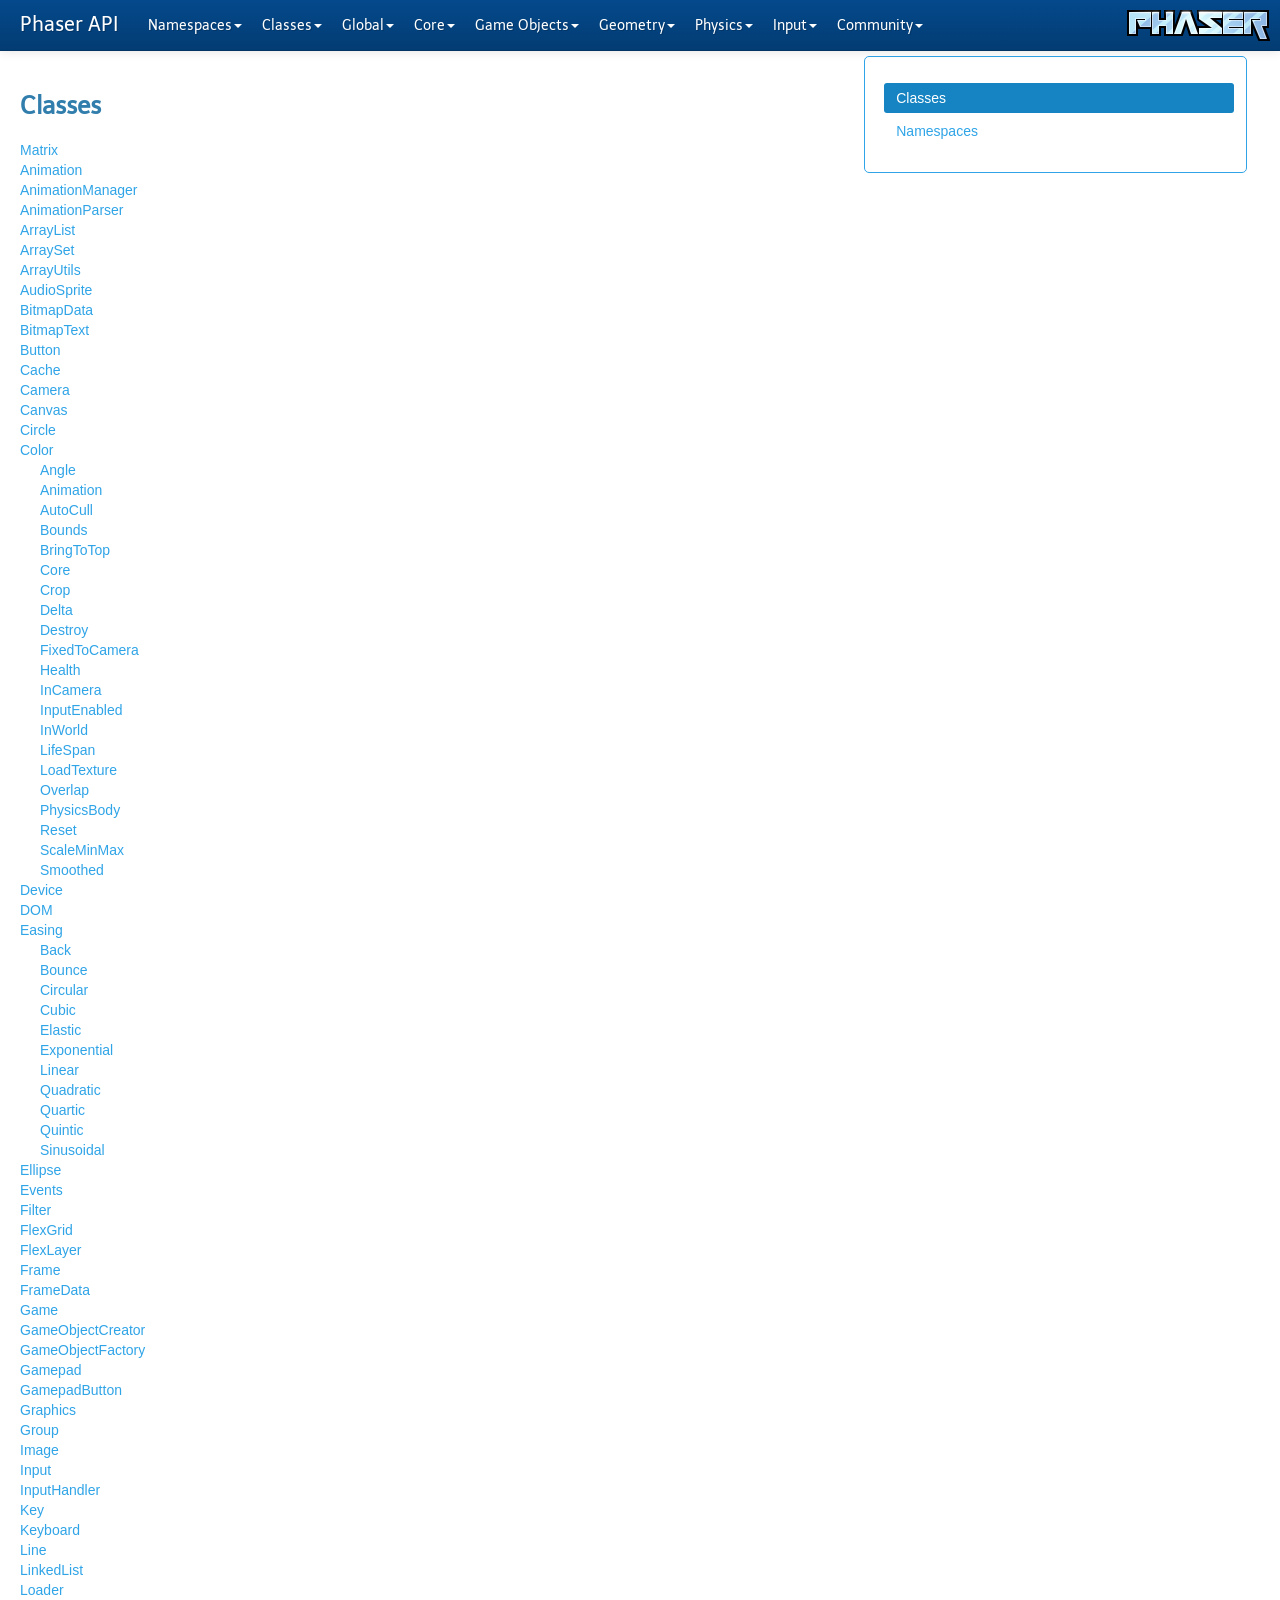
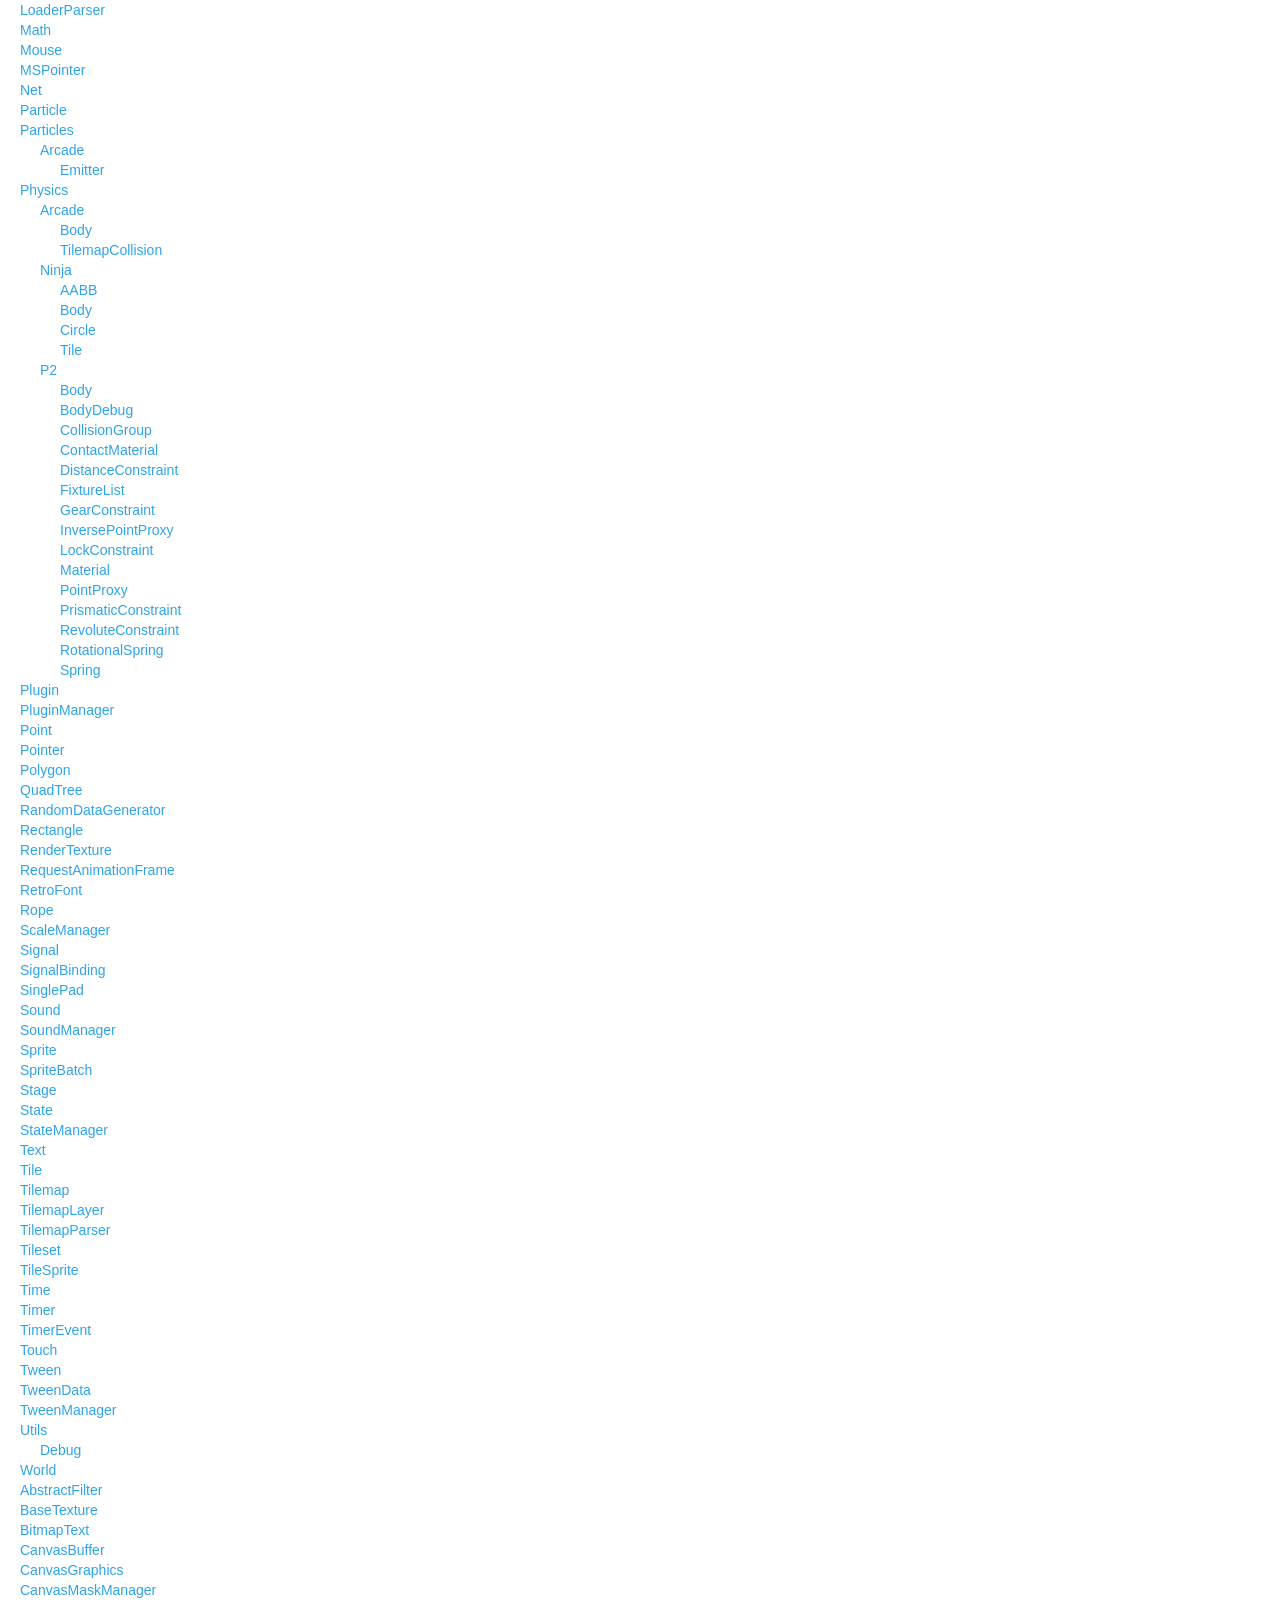
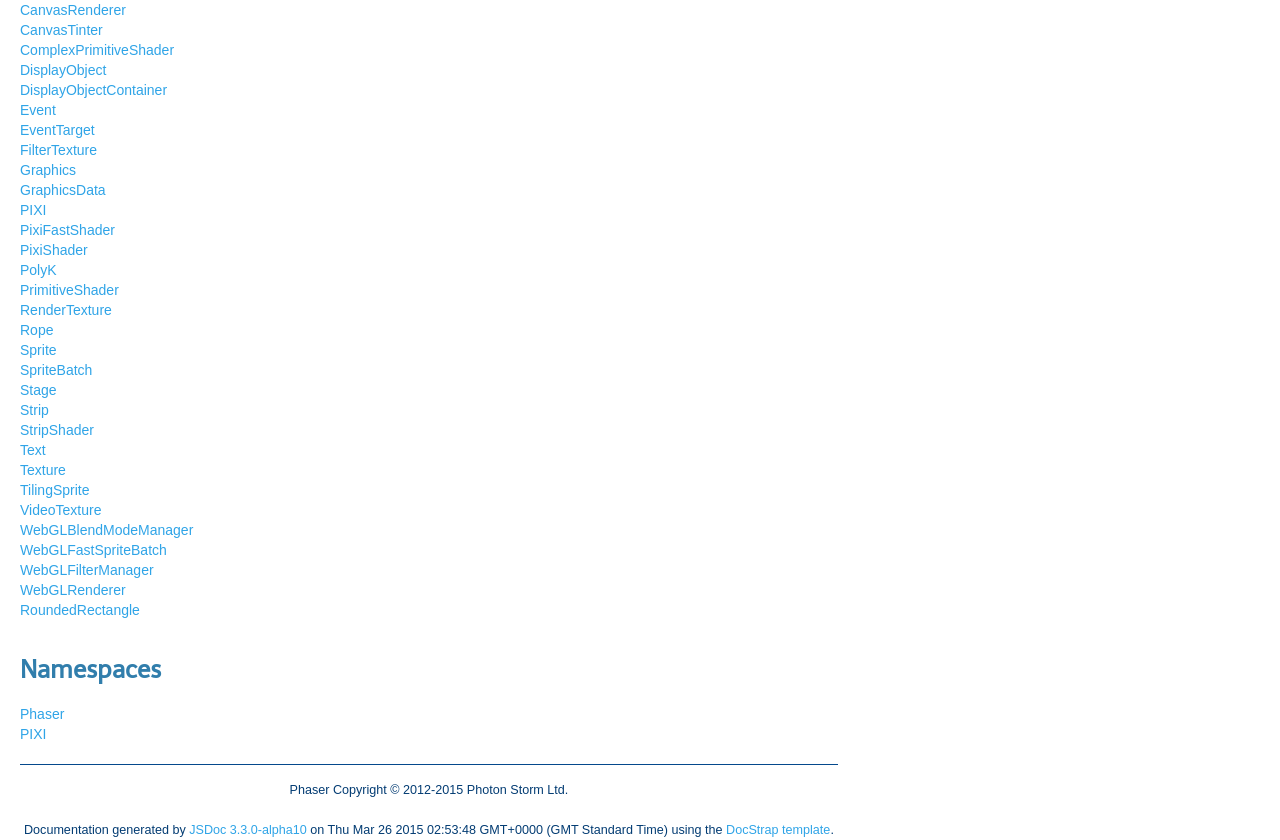
<file: libs/phaser/docs/classes.list.html>
<!DOCTYPE html>

<html lang="en">
<head>
	<meta charset="utf-8">
	<title>Phaser Classes</title>

	<!--[if lt IE 9]>
	<script src="//html5shiv.googlecode.com/svn/trunk/html5.js"></script>
	<![endif]-->

	<link type="text/css" rel="stylesheet" href="styles/default.css">

	<link type="text/css" rel="stylesheet" href="styles/sunlight.default.css">

	
	<link type="text/css" rel="stylesheet" href="styles/site.cerulean.css">
	
</head>

<body>

<div class="container-fluid">
	<div class="navbar navbar-fixed-top navbar-inverse">
		<div style="position: absolute; width: 143px; height: 31px; right: 10px; top: 10px; z-index: 1050"><a href="http://phaser.io"><img src="img/phaser.png" border="0" /></a></div>
		<div class="navbar-inner">
			<a class="brand" href="index.html">Phaser API</a>
			<ul class="nav">

				
				<li class="dropdown">
					<a href="namespaces.list.html" class="dropdown-toggle" data-toggle="dropdown">Namespaces<b
						class="caret"></b></a>

					<ul class="dropdown-menu ">
						
						<li class="class-depth-0">
							<a href="Phaser.html">Phaser</a>
						</li>
						
						<li class="class-depth-0">
							<a href="PIXI.html">PIXI</a>
						</li>
						

					</ul>
				</li>
				
				<li class="dropdown">
					<a href="classes.list.html" class="dropdown-toggle" data-toggle="dropdown">Classes<b
						class="caret"></b></a>

					<ul class="dropdown-menu ">
						
						<li class="class-depth-0">
							<a href="Matrix.html">Matrix</a>
						</li>
						
						<li class="class-depth-1">
							<a href="Phaser.Animation.html">Animation</a>
						</li>
						
						<li class="class-depth-1">
							<a href="Phaser.AnimationManager.html">AnimationManager</a>
						</li>
						
						<li class="class-depth-1">
							<a href="Phaser.AnimationParser.html">AnimationParser</a>
						</li>
						
						<li class="class-depth-1">
							<a href="Phaser.ArrayList.html">ArrayList</a>
						</li>
						
						<li class="class-depth-1">
							<a href="Phaser.ArraySet.html">ArraySet</a>
						</li>
						
						<li class="class-depth-1">
							<a href="Phaser.ArrayUtils.html">ArrayUtils</a>
						</li>
						
						<li class="class-depth-1">
							<a href="Phaser.AudioSprite.html">AudioSprite</a>
						</li>
						
						<li class="class-depth-1">
							<a href="Phaser.BitmapData.html">BitmapData</a>
						</li>
						
						<li class="class-depth-1">
							<a href="Phaser.BitmapText.html">BitmapText</a>
						</li>
						
						<li class="class-depth-1">
							<a href="Phaser.Button.html">Button</a>
						</li>
						
						<li class="class-depth-1">
							<a href="Phaser.Cache.html">Cache</a>
						</li>
						
						<li class="class-depth-1">
							<a href="Phaser.Camera.html">Camera</a>
						</li>
						
						<li class="class-depth-1">
							<a href="Phaser.Canvas.html">Canvas</a>
						</li>
						
						<li class="class-depth-1">
							<a href="Phaser.Circle.html">Circle</a>
						</li>
						
						<li class="class-depth-1">
							<a href="Phaser.Color.html">Color</a>
						</li>
						
						<li class="class-depth-2">
							<a href="Phaser.Component.Angle.html">Angle</a>
						</li>
						
						<li class="class-depth-2">
							<a href="Phaser.Component.Animation.html">Animation</a>
						</li>
						
						<li class="class-depth-2">
							<a href="Phaser.Component.AutoCull.html">AutoCull</a>
						</li>
						
						<li class="class-depth-2">
							<a href="Phaser.Component.Bounds.html">Bounds</a>
						</li>
						
						<li class="class-depth-2">
							<a href="Phaser.Component.BringToTop.html">BringToTop</a>
						</li>
						
						<li class="class-depth-2">
							<a href="Phaser.Component.Core.html">Core</a>
						</li>
						
						<li class="class-depth-2">
							<a href="Phaser.Component.Crop.html">Crop</a>
						</li>
						
						<li class="class-depth-2">
							<a href="Phaser.Component.Delta.html">Delta</a>
						</li>
						
						<li class="class-depth-2">
							<a href="Phaser.Component.Destroy.html">Destroy</a>
						</li>
						
						<li class="class-depth-2">
							<a href="Phaser.Component.FixedToCamera.html">FixedToCamera</a>
						</li>
						
						<li class="class-depth-2">
							<a href="Phaser.Component.Health.html">Health</a>
						</li>
						
						<li class="class-depth-2">
							<a href="Phaser.Component.InCamera.html">InCamera</a>
						</li>
						
						<li class="class-depth-2">
							<a href="Phaser.Component.InputEnabled.html">InputEnabled</a>
						</li>
						
						<li class="class-depth-2">
							<a href="Phaser.Component.InWorld.html">InWorld</a>
						</li>
						
						<li class="class-depth-2">
							<a href="Phaser.Component.LifeSpan.html">LifeSpan</a>
						</li>
						
						<li class="class-depth-2">
							<a href="Phaser.Component.LoadTexture.html">LoadTexture</a>
						</li>
						
						<li class="class-depth-2">
							<a href="Phaser.Component.Overlap.html">Overlap</a>
						</li>
						
						<li class="class-depth-2">
							<a href="Phaser.Component.PhysicsBody.html">PhysicsBody</a>
						</li>
						
						<li class="class-depth-2">
							<a href="Phaser.Component.Reset.html">Reset</a>
						</li>
						
						<li class="class-depth-2">
							<a href="Phaser.Component.ScaleMinMax.html">ScaleMinMax</a>
						</li>
						
						<li class="class-depth-2">
							<a href="Phaser.Component.Smoothed.html">Smoothed</a>
						</li>
						
						<li class="class-depth-1">
							<a href="Phaser.Device.html">Device</a>
						</li>
						
						<li class="class-depth-1">
							<a href="Phaser.DOM.html">DOM</a>
						</li>
						
						<li class="class-depth-1">
							<a href="Phaser.Easing.html">Easing</a>
						</li>
						
						<li class="class-depth-2">
							<a href="Phaser.Easing.Back.html">Back</a>
						</li>
						
						<li class="class-depth-2">
							<a href="Phaser.Easing.Bounce.html">Bounce</a>
						</li>
						
						<li class="class-depth-2">
							<a href="Phaser.Easing.Circular.html">Circular</a>
						</li>
						
						<li class="class-depth-2">
							<a href="Phaser.Easing.Cubic.html">Cubic</a>
						</li>
						
						<li class="class-depth-2">
							<a href="Phaser.Easing.Elastic.html">Elastic</a>
						</li>
						
						<li class="class-depth-2">
							<a href="Phaser.Easing.Exponential.html">Exponential</a>
						</li>
						
						<li class="class-depth-2">
							<a href="Phaser.Easing.Linear.html">Linear</a>
						</li>
						
						<li class="class-depth-2">
							<a href="Phaser.Easing.Quadratic.html">Quadratic</a>
						</li>
						
						<li class="class-depth-2">
							<a href="Phaser.Easing.Quartic.html">Quartic</a>
						</li>
						
						<li class="class-depth-2">
							<a href="Phaser.Easing.Quintic.html">Quintic</a>
						</li>
						
						<li class="class-depth-2">
							<a href="Phaser.Easing.Sinusoidal.html">Sinusoidal</a>
						</li>
						
						<li class="class-depth-1">
							<a href="Phaser.Ellipse.html">Ellipse</a>
						</li>
						
						<li class="class-depth-1">
							<a href="Phaser.Events.html">Events</a>
						</li>
						
						<li class="class-depth-1">
							<a href="Phaser.Filter.html">Filter</a>
						</li>
						
						<li class="class-depth-1">
							<a href="Phaser.FlexGrid.html">FlexGrid</a>
						</li>
						
						<li class="class-depth-1">
							<a href="Phaser.FlexLayer.html">FlexLayer</a>
						</li>
						
						<li class="class-depth-1">
							<a href="Phaser.Frame.html">Frame</a>
						</li>
						
						<li class="class-depth-1">
							<a href="Phaser.FrameData.html">FrameData</a>
						</li>
						
						<li class="class-depth-1">
							<a href="Phaser.Game.html">Game</a>
						</li>
						
						<li class="class-depth-1">
							<a href="Phaser.GameObjectCreator.html">GameObjectCreator</a>
						</li>
						
						<li class="class-depth-1">
							<a href="Phaser.GameObjectFactory.html">GameObjectFactory</a>
						</li>
						
						<li class="class-depth-1">
							<a href="Phaser.Gamepad.html">Gamepad</a>
						</li>
						
						<li class="class-depth-1">
							<a href="Phaser.GamepadButton.html">GamepadButton</a>
						</li>
						
						<li class="class-depth-1">
							<a href="Phaser.Graphics.html">Graphics</a>
						</li>
						
						<li class="class-depth-1">
							<a href="Phaser.Group.html">Group</a>
						</li>
						
						<li class="class-depth-1">
							<a href="Phaser.Image.html">Image</a>
						</li>
						
						<li class="class-depth-1">
							<a href="Phaser.Input.html">Input</a>
						</li>
						
						<li class="class-depth-1">
							<a href="Phaser.InputHandler.html">InputHandler</a>
						</li>
						
						<li class="class-depth-1">
							<a href="Phaser.Key.html">Key</a>
						</li>
						
						<li class="class-depth-1">
							<a href="Phaser.Keyboard.html">Keyboard</a>
						</li>
						
						<li class="class-depth-1">
							<a href="Phaser.Line.html">Line</a>
						</li>
						
						<li class="class-depth-1">
							<a href="Phaser.LinkedList.html">LinkedList</a>
						</li>
						
						<li class="class-depth-1">
							<a href="Phaser.Loader.html">Loader</a>
						</li>
						
						<li class="class-depth-1">
							<a href="Phaser.LoaderParser.html">LoaderParser</a>
						</li>
						
						<li class="class-depth-1">
							<a href="Phaser.Math.html">Math</a>
						</li>
						
						<li class="class-depth-1">
							<a href="Phaser.Mouse.html">Mouse</a>
						</li>
						
						<li class="class-depth-1">
							<a href="Phaser.MSPointer.html">MSPointer</a>
						</li>
						
						<li class="class-depth-1">
							<a href="Phaser.Net.html">Net</a>
						</li>
						
						<li class="class-depth-1">
							<a href="Phaser.Particle.html">Particle</a>
						</li>
						
						<li class="class-depth-1">
							<a href="Phaser.Particles.html">Particles</a>
						</li>
						
						<li class="class-depth-2">
							<a href="Phaser.Particles.Arcade.html">Arcade</a>
						</li>
						
						<li class="class-depth-3">
							<a href="Phaser.Particles.Arcade.Emitter.html">Emitter</a>
						</li>
						
						<li class="class-depth-1">
							<a href="Phaser.Physics.html">Physics</a>
						</li>
						
						<li class="class-depth-2">
							<a href="Phaser.Physics.Arcade.html">Arcade</a>
						</li>
						
						<li class="class-depth-3">
							<a href="Phaser.Physics.Arcade.Body.html">Body</a>
						</li>
						
						<li class="class-depth-3">
							<a href="Phaser.Physics.Arcade.html#TilemapCollision">TilemapCollision</a>
						</li>
						
						<li class="class-depth-2">
							<a href="Phaser.Physics.Ninja.html">Ninja</a>
						</li>
						
						<li class="class-depth-3">
							<a href="Phaser.Physics.Ninja.AABB.html">AABB</a>
						</li>
						
						<li class="class-depth-3">
							<a href="Phaser.Physics.Ninja.Body.html">Body</a>
						</li>
						
						<li class="class-depth-3">
							<a href="Phaser.Physics.Ninja.Circle.html">Circle</a>
						</li>
						
						<li class="class-depth-3">
							<a href="Phaser.Physics.Ninja.Tile.html">Tile</a>
						</li>
						
						<li class="class-depth-2">
							<a href="Phaser.Physics.P2.html">P2</a>
						</li>
						
						<li class="class-depth-3">
							<a href="Phaser.Physics.P2.Body.html">Body</a>
						</li>
						
						<li class="class-depth-3">
							<a href="Phaser.Physics.P2.BodyDebug.html">BodyDebug</a>
						</li>
						
						<li class="class-depth-3">
							<a href="Phaser.Physics.P2.CollisionGroup.html">CollisionGroup</a>
						</li>
						
						<li class="class-depth-3">
							<a href="Phaser.Physics.P2.ContactMaterial.html">ContactMaterial</a>
						</li>
						
						<li class="class-depth-3">
							<a href="Phaser.Physics.P2.DistanceConstraint.html">DistanceConstraint</a>
						</li>
						
						<li class="class-depth-3">
							<a href="Phaser.Physics.P2.FixtureList.html">FixtureList</a>
						</li>
						
						<li class="class-depth-3">
							<a href="Phaser.Physics.P2.GearConstraint.html">GearConstraint</a>
						</li>
						
						<li class="class-depth-3">
							<a href="Phaser.Physics.P2.InversePointProxy.html">InversePointProxy</a>
						</li>
						
						<li class="class-depth-3">
							<a href="Phaser.Physics.P2.LockConstraint.html">LockConstraint</a>
						</li>
						
						<li class="class-depth-3">
							<a href="Phaser.Physics.P2.Material.html">Material</a>
						</li>
						
						<li class="class-depth-3">
							<a href="Phaser.Physics.P2.PointProxy.html">PointProxy</a>
						</li>
						
						<li class="class-depth-3">
							<a href="Phaser.Physics.P2.PrismaticConstraint.html">PrismaticConstraint</a>
						</li>
						
						<li class="class-depth-3">
							<a href="Phaser.Physics.P2.RevoluteConstraint.html">RevoluteConstraint</a>
						</li>
						
						<li class="class-depth-3">
							<a href="Phaser.Physics.P2.RotationalSpring.html">RotationalSpring</a>
						</li>
						
						<li class="class-depth-3">
							<a href="Phaser.Physics.P2.Spring.html">Spring</a>
						</li>
						
						<li class="class-depth-1">
							<a href="Phaser.Plugin.html">Plugin</a>
						</li>
						
						<li class="class-depth-1">
							<a href="Phaser.PluginManager.html">PluginManager</a>
						</li>
						
						<li class="class-depth-1">
							<a href="Phaser.Point.html">Point</a>
						</li>
						
						<li class="class-depth-1">
							<a href="Phaser.Pointer.html">Pointer</a>
						</li>
						
						<li class="class-depth-1">
							<a href="Phaser.Polygon.html">Polygon</a>
						</li>
						
						<li class="class-depth-1">
							<a href="Phaser.QuadTree.html">QuadTree</a>
						</li>
						
						<li class="class-depth-1">
							<a href="Phaser.RandomDataGenerator.html">RandomDataGenerator</a>
						</li>
						
						<li class="class-depth-1">
							<a href="Phaser.Rectangle.html">Rectangle</a>
						</li>
						
						<li class="class-depth-1">
							<a href="Phaser.RenderTexture.html">RenderTexture</a>
						</li>
						
						<li class="class-depth-1">
							<a href="Phaser.RequestAnimationFrame.html">RequestAnimationFrame</a>
						</li>
						
						<li class="class-depth-1">
							<a href="Phaser.RetroFont.html">RetroFont</a>
						</li>
						
						<li class="class-depth-1">
							<a href="Phaser.Rope.html">Rope</a>
						</li>
						
						<li class="class-depth-1">
							<a href="Phaser.ScaleManager.html">ScaleManager</a>
						</li>
						
						<li class="class-depth-1">
							<a href="Phaser.Signal.html">Signal</a>
						</li>
						
						<li class="class-depth-1">
							<a href="Phaser.SignalBinding.html">SignalBinding</a>
						</li>
						
						<li class="class-depth-1">
							<a href="Phaser.SinglePad.html">SinglePad</a>
						</li>
						
						<li class="class-depth-1">
							<a href="Phaser.Sound.html">Sound</a>
						</li>
						
						<li class="class-depth-1">
							<a href="Phaser.SoundManager.html">SoundManager</a>
						</li>
						
						<li class="class-depth-1">
							<a href="Phaser.Sprite.html">Sprite</a>
						</li>
						
						<li class="class-depth-1">
							<a href="Phaser.SpriteBatch.html">SpriteBatch</a>
						</li>
						
						<li class="class-depth-1">
							<a href="Phaser.Stage.html">Stage</a>
						</li>
						
						<li class="class-depth-1">
							<a href="Phaser.State.html">State</a>
						</li>
						
						<li class="class-depth-1">
							<a href="Phaser.StateManager.html">StateManager</a>
						</li>
						
						<li class="class-depth-1">
							<a href="Phaser.Text.html">Text</a>
						</li>
						
						<li class="class-depth-1">
							<a href="Phaser.Tile.html">Tile</a>
						</li>
						
						<li class="class-depth-1">
							<a href="Phaser.Tilemap.html">Tilemap</a>
						</li>
						
						<li class="class-depth-1">
							<a href="Phaser.TilemapLayer.html">TilemapLayer</a>
						</li>
						
						<li class="class-depth-1">
							<a href="Phaser.TilemapParser.html">TilemapParser</a>
						</li>
						
						<li class="class-depth-1">
							<a href="Phaser.Tileset.html">Tileset</a>
						</li>
						
						<li class="class-depth-1">
							<a href="Phaser.TileSprite.html">TileSprite</a>
						</li>
						
						<li class="class-depth-1">
							<a href="Phaser.Time.html">Time</a>
						</li>
						
						<li class="class-depth-1">
							<a href="Phaser.Timer.html">Timer</a>
						</li>
						
						<li class="class-depth-1">
							<a href="Phaser.TimerEvent.html">TimerEvent</a>
						</li>
						
						<li class="class-depth-1">
							<a href="Phaser.Touch.html">Touch</a>
						</li>
						
						<li class="class-depth-1">
							<a href="Phaser.Tween.html">Tween</a>
						</li>
						
						<li class="class-depth-1">
							<a href="Phaser.TweenData.html">TweenData</a>
						</li>
						
						<li class="class-depth-1">
							<a href="Phaser.TweenManager.html">TweenManager</a>
						</li>
						
						<li class="class-depth-1">
							<a href="Phaser.Utils.html">Utils</a>
						</li>
						
						<li class="class-depth-2">
							<a href="Phaser.Utils.Debug.html">Debug</a>
						</li>
						
						<li class="class-depth-1">
							<a href="Phaser.World.html">World</a>
						</li>
						
						<li class="class-depth-1">
							<a href="PIXI.AbstractFilter.html">AbstractFilter</a>
						</li>
						
						<li class="class-depth-1">
							<a href="PIXI.BaseTexture.html">BaseTexture</a>
						</li>
						
						<li class="class-depth-1">
							<a href="PIXI.BitmapText.html">BitmapText</a>
						</li>
						
						<li class="class-depth-1">
							<a href="PIXI.CanvasBuffer.html">CanvasBuffer</a>
						</li>
						
						<li class="class-depth-1">
							<a href="PIXI.CanvasGraphics.html">CanvasGraphics</a>
						</li>
						
						<li class="class-depth-1">
							<a href="PIXI.CanvasMaskManager.html">CanvasMaskManager</a>
						</li>
						
						<li class="class-depth-1">
							<a href="PIXI.CanvasRenderer.html">CanvasRenderer</a>
						</li>
						
						<li class="class-depth-1">
							<a href="PIXI.CanvasTinter.html">CanvasTinter</a>
						</li>
						
						<li class="class-depth-1">
							<a href="PIXI.ComplexPrimitiveShader.html">ComplexPrimitiveShader</a>
						</li>
						
						<li class="class-depth-1">
							<a href="PIXI.DisplayObject.html">DisplayObject</a>
						</li>
						
						<li class="class-depth-1">
							<a href="PIXI.DisplayObjectContainer.html">DisplayObjectContainer</a>
						</li>
						
						<li class="class-depth-1">
							<a href="PIXI.Event.html">Event</a>
						</li>
						
						<li class="class-depth-1">
							<a href="PIXI.EventTarget.html">EventTarget</a>
						</li>
						
						<li class="class-depth-1">
							<a href="PIXI.FilterTexture.html">FilterTexture</a>
						</li>
						
						<li class="class-depth-1">
							<a href="PIXI.Graphics.html">Graphics</a>
						</li>
						
						<li class="class-depth-1">
							<a href="PIXI.GraphicsData.html">GraphicsData</a>
						</li>
						
						<li class="class-depth-1">
							<a href="PIXI.PIXI.html">PIXI</a>
						</li>
						
						<li class="class-depth-1">
							<a href="PIXI.PixiFastShader.html">PixiFastShader</a>
						</li>
						
						<li class="class-depth-1">
							<a href="PIXI.PixiShader.html">PixiShader</a>
						</li>
						
						<li class="class-depth-1">
							<a href="PIXI.PolyK.html">PolyK</a>
						</li>
						
						<li class="class-depth-1">
							<a href="PIXI.PrimitiveShader.html">PrimitiveShader</a>
						</li>
						
						<li class="class-depth-1">
							<a href="PIXI.RenderTexture.html">RenderTexture</a>
						</li>
						
						<li class="class-depth-1">
							<a href="PIXI.Rope.html">Rope</a>
						</li>
						
						<li class="class-depth-1">
							<a href="PIXI.Sprite.html">Sprite</a>
						</li>
						
						<li class="class-depth-1">
							<a href="PIXI.SpriteBatch.html">SpriteBatch</a>
						</li>
						
						<li class="class-depth-1">
							<a href="PIXI.Stage.html">Stage</a>
						</li>
						
						<li class="class-depth-1">
							<a href="PIXI.Strip.html">Strip</a>
						</li>
						
						<li class="class-depth-1">
							<a href="PIXI.StripShader.html">StripShader</a>
						</li>
						
						<li class="class-depth-1">
							<a href="PIXI.Text.html">Text</a>
						</li>
						
						<li class="class-depth-1">
							<a href="PIXI.Texture.html">Texture</a>
						</li>
						
						<li class="class-depth-1">
							<a href="PIXI.TilingSprite.html">TilingSprite</a>
						</li>
						
						<li class="class-depth-1">
							<a href="PIXI.VideoTexture.html">VideoTexture</a>
						</li>
						
						<li class="class-depth-1">
							<a href="PIXI.WebGLBlendModeManager.html">WebGLBlendModeManager</a>
						</li>
						
						<li class="class-depth-1">
							<a href="PIXI.WebGLFastSpriteBatch.html">WebGLFastSpriteBatch</a>
						</li>
						
						<li class="class-depth-1">
							<a href="PIXI.WebGLFilterManager.html">WebGLFilterManager</a>
						</li>
						
						<li class="class-depth-1">
							<a href="PIXI.WebGLRenderer.html">WebGLRenderer</a>
						</li>
						
						<li class="class-depth-0">
							<a href="RoundedRectangle.html">RoundedRectangle</a>
						</li>
						

					</ul>
				</li>
				
				<li class="dropdown">
					<a href="global.html" class="dropdown-toggle" data-toggle="dropdown">Global<b
						class="caret"></b></a>

					<ul class="dropdown-menu ">
						
						<li class="class-depth-0">
							<a href="global.html#append">append</a>
						</li>
						
						<li class="class-depth-0">
							<a href="global.html#apply">apply</a>
						</li>
						
						<li class="class-depth-0">
							<a href="global.html#applyInverse">applyInverse</a>
						</li>
						
						<li class="class-depth-0">
							<a href="global.html#blendModes">blendModes</a>
						</li>
						
						<li class="class-depth-0">
							<a href="global.html#clone">clone</a>
						</li>
						
						<li class="class-depth-0">
							<a href="global.html#contains">contains</a>
						</li>
						
						<li class="class-depth-0">
							<a href="global.html#fromArray">fromArray</a>
						</li>
						
						<li class="class-depth-0">
							<a href="global.html#identity">identity</a>
						</li>
						
						<li class="class-depth-0">
							<a href="global.html#rotate">rotate</a>
						</li>
						
						<li class="class-depth-0">
							<a href="global.html#scale">scale</a>
						</li>
						
						<li class="class-depth-0">
							<a href="global.html#scaleModes">scaleModes</a>
						</li>
						
						<li class="class-depth-0">
							<a href="global.html#sort">sort</a>
						</li>
						
						<li class="class-depth-0">
							<a href="global.html#toArray">toArray</a>
						</li>
						
						<li class="class-depth-0">
							<a href="global.html#translate">translate</a>
						</li>
						

					</ul>
				</li>
				

				<li class="dropdown">
					<a href="#" class="dropdown-toggle" data-toggle="dropdown">Core<b class="caret"></b></a>
					<ul class="dropdown-menu ">
						<li class="class-depth-1"><a href="Phaser.Game.html">Game</a></li>
						<li class="class-depth-1"><a href="Phaser.Group.html">Group</a></li>
						<li class="class-depth-1"><a href="Phaser.World.html">World</a></li>
						<li class="class-depth-1"><a href="Phaser.Loader.html">Loader</a></li>
						<li class="class-depth-1"><a href="Phaser.Time.html">Time</a></li>
						<li class="class-depth-1"><a href="Phaser.Camera.html">Camera</a></li>
						<li class="class-depth-1"><a href="Phaser.StateManager.html">State Manager</a></li>
						<li class="class-depth-1"><a href="Phaser.TweenManager.html">Tween Manager</a></li>
						<li class="class-depth-1"><a href="Phaser.SoundManager.html">Sound Manager</a></li>
						<li class="class-depth-1"><a href="Phaser.Input.html">Input Manager</a></li>
						<li class="class-depth-1"><a href="Phaser.ScaleManager.html">Scale Manager</a></li>
					</ul>
				</li>

				<li class="dropdown">
					<a href="#" class="dropdown-toggle" data-toggle="dropdown">Game Objects<b class="caret"></b></a>
					<ul class="dropdown-menu ">
						<li class="class-depth-1"><a href="Phaser.GameObjectFactory.html">Factory (game.add)</a></li>
						<li class="class-depth-1"><a href="Phaser.GameObjectCreator.html">Creator (game.make)</a></li>
						<li class="class-depth-1"><a href="Phaser.Sprite.html">Sprite</a></li>
						<li class="class-depth-1"><a href="Phaser.Image.html">Image</a></li>
						<li class="class-depth-1"><a href="Phaser.Sound.html">Sound</a></li>
						<li class="class-depth-1"><a href="Phaser.Particles.Arcade.Emitter.html">Particle Emitter</a></li>
						<li class="class-depth-1"><a href="Phaser.Particle.html">Particle</a></li>
						<li class="class-depth-1"><a href="Phaser.Text.html">Text</a></li>
						<li class="class-depth-1"><a href="Phaser.Tween.html">Tween</a></li>
						<li class="class-depth-1"><a href="Phaser.BitmapText.html">BitmapText</a></li>
						<li class="class-depth-1"><a href="Phaser.Tilemap.html">Tilemap</a></li>
						<li class="class-depth-1"><a href="Phaser.BitmapData.html">BitmapData</a></li>
						<li class="class-depth-1"><a href="Phaser.RetroFont.html">RetroFont</a></li>
						<li class="class-depth-1"><a href="Phaser.Button.html">Button</a></li>
						<li class="class-depth-1"><a href="Phaser.Animation.html">Animation</a></li>
						<li class="class-depth-1"><a href="Phaser.Graphics.html">Graphics</a></li>
						<li class="class-depth-1"><a href="Phaser.RenderTexture.html">RenderTexture</a></li>
						<li class="class-depth-1"><a href="Phaser.TileSprite.html">TileSprite</a></li>
					</ul>
				</li>

				<li class="dropdown">
					<a href="#" class="dropdown-toggle" data-toggle="dropdown">Geometry<b class="caret"></b></a>
					<ul class="dropdown-menu ">
						<li class="class-depth-1"><a href="Phaser.Circle.html">Circle</a></li>
						<li class="class-depth-1"><a href="Phaser.Rectangle.html">Rectangle</a></li>
						<li class="class-depth-1"><a href="Phaser.Point.html">Point</a></li>
						<li class="class-depth-1"><a href="Phaser.Line.html">Line</a></li>
						<li class="class-depth-1"><a href="Phaser.Ellipse.html">Ellipse</a></li>
						<li class="class-depth-1"><a href="Phaser.Polygon.html">Polygon</a></li>
					</ul>
				</li>

				<li class="dropdown">
					<a href="#" class="dropdown-toggle" data-toggle="dropdown">Physics<b class="caret"></b></a>
					<ul class="dropdown-menu ">
						<li class="class-depth-1"><a href="Phaser.Physics.Arcade.html">Arcade Physics</a></li>
						<li class="class-depth-2"><a href="Phaser.Physics.Arcade.Body.html">Body</a></li>
						<li class="class-depth-1"><a href="Phaser.Physics.P2.html">P2 Physics</a></li>
						<li class="class-depth-2"><a href="Phaser.Physics.P2.Body.html">Body</a></li>
						<li class="class-depth-2"><a href="Phaser.Physics.P2.Spring.html">Spring</a></li>
						<li class="class-depth-2"><a href="Phaser.Physics.P2.CollisionGroup.html">CollisionGroup</a></li>
						<li class="class-depth-2"><a href="Phaser.Physics.P2.ContactMaterial.html">ContactMaterial</a></li>
						<li class="class-depth-1"><a href="Phaser.Physics.Ninja.html">Ninja Physics</a></li>
						<li class="class-depth-2"><a href="Phaser.Physics.Body.html">Body</a></li>
					</ul>
				</li>

				<li class="dropdown">
					<a href="#" class="dropdown-toggle" data-toggle="dropdown">Input<b class="caret"></b></a>
					<ul class="dropdown-menu ">
						<li class="class-depth-1"><a href="Phaser.InputHandler.html">Input Handler</a></li>
						<li class="class-depth-1"><a href="Phaser.Pointer.html">Pointer</a></li>
						<li class="class-depth-1"><a href="Phaser.Mouse.html">Mouse</a></li>
						<li class="class-depth-1"><a href="Phaser.Keyboard.html">Keyboard</a></li>
						<li class="class-depth-1"><a href="Phaser.Key.html">Key</a></li>
						<li class="class-depth-1"><a href="Phaser.Gamepad.html">Gamepad</a></li>
					</ul>
				</li>

				<li class="dropdown">
					<a href="#" class="dropdown-toggle" data-toggle="dropdown">Community<b class="caret"></b></a>
					<ul class="dropdown-menu ">
						<li class="class-depth-1"><a href="http://phaser.io">Phaser Web Site</a></li>
						<li class="class-depth-1"><a href="https://github.com/photonstorm/phaser">Phaser Github</a></li>
						<li class="class-depth-1"><a href="http://phaser.io/examples">Phaser Examples</a></li>
						<li class="class-depth-1"><a href="https://github.com/photonstorm/phaser-plugins">Phaser Plugins</a></li>
						<li class="class-depth-1"><a href="http://www.html5gamedevs.com/forum/14-phaser/">Forum</a></li>
						<li class="class-depth-1"><a href="http://stackoverflow.com/questions/tagged/phaser-framework">Stack Overflow</a></li>
						<li class="class-depth-1"><a href="http://phaser.io/learn">Weekly Coding Tips</a></li>
						<li class="class-depth-1"><a href="https://confirmsubscription.com/h/r/369DE48E3E86AF1E">Newsletter</a></li>
						<li class="class-depth-1"><a href="http://phaser.io/community/twitter">Twitter</a></li>
						<li class="class-depth-1"><a href="http://phaser.io/community/irc">IRC</a></li>
						<li class="class-depth-1"><a href="https://www.gittip.com/photonstorm/">Donate to the project</a></li>
						<li class="class-depth-1"><a href="https://www.codeandweb.com/texturepacker/phaser">Texture Packer</a></li>
					</ul>
				</li>

			</ul>
		</div>
	</div>

	<div class="row-fluid">

		
		<div class="span8">
			
				<div id="main">
					


	<!--<h1 class="page-title">Classes</h1>-->
<section>

<header>
    <h2>
    
    </h2>
    
</header>

<article>
    <div class="container-overview">
    

    
        

        
<dl class="details">
    

    

    

    

    

    

    

    

    

    

    

    

    
</dl>


        
    
    </div>

    

    

    

    
        <h3 class="subsection-title">Classes</h3>

        <dl>
            
                
                <dt class="class-depth-0">
                    <a href="Matrix.html">Matrix</a>
                </dt>
                <dd>
                    
                </dd>
            
                
                <dt class="class-depth-1">
                    <a href="Phaser.Animation.html">Animation</a>
                </dt>
                <dd>
                    
                </dd>
            
                
                <dt class="class-depth-1">
                    <a href="Phaser.AnimationManager.html">AnimationManager</a>
                </dt>
                <dd>
                    
                </dd>
            
                
                <dt class="class-depth-1">
                    <a href="Phaser.AnimationParser.html">AnimationParser</a>
                </dt>
                <dd>
                    
                </dd>
            
                
                <dt class="class-depth-1">
                    <a href="Phaser.ArrayList.html">ArrayList</a>
                </dt>
                <dd>
                    
                </dd>
            
                
                <dt class="class-depth-1">
                    <a href="Phaser.ArraySet.html">ArraySet</a>
                </dt>
                <dd>
                    
                </dd>
            
                
                <dt class="class-depth-1">
                    <a href="Phaser.ArrayUtils.html">ArrayUtils</a>
                </dt>
                <dd>
                    
                </dd>
            
                
                <dt class="class-depth-1">
                    <a href="Phaser.AudioSprite.html">AudioSprite</a>
                </dt>
                <dd>
                    
                </dd>
            
                
                <dt class="class-depth-1">
                    <a href="Phaser.BitmapData.html">BitmapData</a>
                </dt>
                <dd>
                    
                </dd>
            
                
                <dt class="class-depth-1">
                    <a href="Phaser.BitmapText.html">BitmapText</a>
                </dt>
                <dd>
                    
                </dd>
            
                
                <dt class="class-depth-1">
                    <a href="Phaser.Button.html">Button</a>
                </dt>
                <dd>
                    
                </dd>
            
                
                <dt class="class-depth-1">
                    <a href="Phaser.Cache.html">Cache</a>
                </dt>
                <dd>
                    
                </dd>
            
                
                <dt class="class-depth-1">
                    <a href="Phaser.Camera.html">Camera</a>
                </dt>
                <dd>
                    
                </dd>
            
                
                <dt class="class-depth-1">
                    <a href="Phaser.Canvas.html">Canvas</a>
                </dt>
                <dd>
                    
                </dd>
            
                
                <dt class="class-depth-1">
                    <a href="Phaser.Circle.html">Circle</a>
                </dt>
                <dd>
                    
                </dd>
            
                
                <dt class="class-depth-1">
                    <a href="Phaser.Color.html">Color</a>
                </dt>
                <dd>
                    
                </dd>
            
                
                <dt class="class-depth-2">
                    <a href="Phaser.Component.Angle.html">Angle</a>
                </dt>
                <dd>
                    
                </dd>
            
                
                <dt class="class-depth-2">
                    <a href="Phaser.Component.Animation.html">Animation</a>
                </dt>
                <dd>
                    
                </dd>
            
                
                <dt class="class-depth-2">
                    <a href="Phaser.Component.AutoCull.html">AutoCull</a>
                </dt>
                <dd>
                    
                </dd>
            
                
                <dt class="class-depth-2">
                    <a href="Phaser.Component.Bounds.html">Bounds</a>
                </dt>
                <dd>
                    
                </dd>
            
                
                <dt class="class-depth-2">
                    <a href="Phaser.Component.BringToTop.html">BringToTop</a>
                </dt>
                <dd>
                    
                </dd>
            
                
                <dt class="class-depth-2">
                    <a href="Phaser.Component.Core.html">Core</a>
                </dt>
                <dd>
                    
                </dd>
            
                
                <dt class="class-depth-2">
                    <a href="Phaser.Component.Crop.html">Crop</a>
                </dt>
                <dd>
                    
                </dd>
            
                
                <dt class="class-depth-2">
                    <a href="Phaser.Component.Delta.html">Delta</a>
                </dt>
                <dd>
                    
                </dd>
            
                
                <dt class="class-depth-2">
                    <a href="Phaser.Component.Destroy.html">Destroy</a>
                </dt>
                <dd>
                    
                </dd>
            
                
                <dt class="class-depth-2">
                    <a href="Phaser.Component.FixedToCamera.html">FixedToCamera</a>
                </dt>
                <dd>
                    
                </dd>
            
                
                <dt class="class-depth-2">
                    <a href="Phaser.Component.Health.html">Health</a>
                </dt>
                <dd>
                    
                </dd>
            
                
                <dt class="class-depth-2">
                    <a href="Phaser.Component.InCamera.html">InCamera</a>
                </dt>
                <dd>
                    
                </dd>
            
                
                <dt class="class-depth-2">
                    <a href="Phaser.Component.InputEnabled.html">InputEnabled</a>
                </dt>
                <dd>
                    
                </dd>
            
                
                <dt class="class-depth-2">
                    <a href="Phaser.Component.InWorld.html">InWorld</a>
                </dt>
                <dd>
                    
                </dd>
            
                
                <dt class="class-depth-2">
                    <a href="Phaser.Component.LifeSpan.html">LifeSpan</a>
                </dt>
                <dd>
                    
                </dd>
            
                
                <dt class="class-depth-2">
                    <a href="Phaser.Component.LoadTexture.html">LoadTexture</a>
                </dt>
                <dd>
                    
                </dd>
            
                
                <dt class="class-depth-2">
                    <a href="Phaser.Component.Overlap.html">Overlap</a>
                </dt>
                <dd>
                    
                </dd>
            
                
                <dt class="class-depth-2">
                    <a href="Phaser.Component.PhysicsBody.html">PhysicsBody</a>
                </dt>
                <dd>
                    
                </dd>
            
                
                <dt class="class-depth-2">
                    <a href="Phaser.Component.Reset.html">Reset</a>
                </dt>
                <dd>
                    
                </dd>
            
                
                <dt class="class-depth-2">
                    <a href="Phaser.Component.ScaleMinMax.html">ScaleMinMax</a>
                </dt>
                <dd>
                    
                </dd>
            
                
                <dt class="class-depth-2">
                    <a href="Phaser.Component.Smoothed.html">Smoothed</a>
                </dt>
                <dd>
                    
                </dd>
            
                
                <dt class="class-depth-1">
                    <a href="Phaser.Device.html">Device</a>
                </dt>
                <dd>
                    
                </dd>
            
                
                <dt class="class-depth-1">
                    <a href="Phaser.DOM.html">DOM</a>
                </dt>
                <dd>
                    
                </dd>
            
                
                <dt class="class-depth-1">
                    <a href="Phaser.Easing.html">Easing</a>
                </dt>
                <dd>
                    
                </dd>
            
                
                <dt class="class-depth-2">
                    <a href="Phaser.Easing.Back.html">Back</a>
                </dt>
                <dd>
                    
                </dd>
            
                
                <dt class="class-depth-2">
                    <a href="Phaser.Easing.Bounce.html">Bounce</a>
                </dt>
                <dd>
                    
                </dd>
            
                
                <dt class="class-depth-2">
                    <a href="Phaser.Easing.Circular.html">Circular</a>
                </dt>
                <dd>
                    
                </dd>
            
                
                <dt class="class-depth-2">
                    <a href="Phaser.Easing.Cubic.html">Cubic</a>
                </dt>
                <dd>
                    
                </dd>
            
                
                <dt class="class-depth-2">
                    <a href="Phaser.Easing.Elastic.html">Elastic</a>
                </dt>
                <dd>
                    
                </dd>
            
                
                <dt class="class-depth-2">
                    <a href="Phaser.Easing.Exponential.html">Exponential</a>
                </dt>
                <dd>
                    
                </dd>
            
                
                <dt class="class-depth-2">
                    <a href="Phaser.Easing.Linear.html">Linear</a>
                </dt>
                <dd>
                    
                </dd>
            
                
                <dt class="class-depth-2">
                    <a href="Phaser.Easing.Quadratic.html">Quadratic</a>
                </dt>
                <dd>
                    
                </dd>
            
                
                <dt class="class-depth-2">
                    <a href="Phaser.Easing.Quartic.html">Quartic</a>
                </dt>
                <dd>
                    
                </dd>
            
                
                <dt class="class-depth-2">
                    <a href="Phaser.Easing.Quintic.html">Quintic</a>
                </dt>
                <dd>
                    
                </dd>
            
                
                <dt class="class-depth-2">
                    <a href="Phaser.Easing.Sinusoidal.html">Sinusoidal</a>
                </dt>
                <dd>
                    
                </dd>
            
                
                <dt class="class-depth-1">
                    <a href="Phaser.Ellipse.html">Ellipse</a>
                </dt>
                <dd>
                    
                </dd>
            
                
                <dt class="class-depth-1">
                    <a href="Phaser.Events.html">Events</a>
                </dt>
                <dd>
                    
                </dd>
            
                
                <dt class="class-depth-1">
                    <a href="Phaser.Filter.html">Filter</a>
                </dt>
                <dd>
                    
                </dd>
            
                
                <dt class="class-depth-1">
                    <a href="Phaser.FlexGrid.html">FlexGrid</a>
                </dt>
                <dd>
                    
                </dd>
            
                
                <dt class="class-depth-1">
                    <a href="Phaser.FlexLayer.html">FlexLayer</a>
                </dt>
                <dd>
                    
                </dd>
            
                
                <dt class="class-depth-1">
                    <a href="Phaser.Frame.html">Frame</a>
                </dt>
                <dd>
                    
                </dd>
            
                
                <dt class="class-depth-1">
                    <a href="Phaser.FrameData.html">FrameData</a>
                </dt>
                <dd>
                    
                </dd>
            
                
                <dt class="class-depth-1">
                    <a href="Phaser.Game.html">Game</a>
                </dt>
                <dd>
                    
                </dd>
            
                
                <dt class="class-depth-1">
                    <a href="Phaser.GameObjectCreator.html">GameObjectCreator</a>
                </dt>
                <dd>
                    
                </dd>
            
                
                <dt class="class-depth-1">
                    <a href="Phaser.GameObjectFactory.html">GameObjectFactory</a>
                </dt>
                <dd>
                    
                </dd>
            
                
                <dt class="class-depth-1">
                    <a href="Phaser.Gamepad.html">Gamepad</a>
                </dt>
                <dd>
                    
                </dd>
            
                
                <dt class="class-depth-1">
                    <a href="Phaser.GamepadButton.html">GamepadButton</a>
                </dt>
                <dd>
                    
                </dd>
            
                
                <dt class="class-depth-1">
                    <a href="Phaser.Graphics.html">Graphics</a>
                </dt>
                <dd>
                    
                </dd>
            
                
                <dt class="class-depth-1">
                    <a href="Phaser.Group.html">Group</a>
                </dt>
                <dd>
                    
                </dd>
            
                
                <dt class="class-depth-1">
                    <a href="Phaser.Image.html">Image</a>
                </dt>
                <dd>
                    
                </dd>
            
                
                <dt class="class-depth-1">
                    <a href="Phaser.Input.html">Input</a>
                </dt>
                <dd>
                    
                </dd>
            
                
                <dt class="class-depth-1">
                    <a href="Phaser.InputHandler.html">InputHandler</a>
                </dt>
                <dd>
                    
                </dd>
            
                
                <dt class="class-depth-1">
                    <a href="Phaser.Key.html">Key</a>
                </dt>
                <dd>
                    
                </dd>
            
                
                <dt class="class-depth-1">
                    <a href="Phaser.Keyboard.html">Keyboard</a>
                </dt>
                <dd>
                    
                </dd>
            
                
                <dt class="class-depth-1">
                    <a href="Phaser.Line.html">Line</a>
                </dt>
                <dd>
                    
                </dd>
            
                
                <dt class="class-depth-1">
                    <a href="Phaser.LinkedList.html">LinkedList</a>
                </dt>
                <dd>
                    
                </dd>
            
                
                <dt class="class-depth-1">
                    <a href="Phaser.Loader.html">Loader</a>
                </dt>
                <dd>
                    
                </dd>
            
                
                <dt class="class-depth-1">
                    <a href="Phaser.LoaderParser.html">LoaderParser</a>
                </dt>
                <dd>
                    
                </dd>
            
                
                <dt class="class-depth-1">
                    <a href="Phaser.Math.html">Math</a>
                </dt>
                <dd>
                    
                </dd>
            
                
                <dt class="class-depth-1">
                    <a href="Phaser.Mouse.html">Mouse</a>
                </dt>
                <dd>
                    
                </dd>
            
                
                <dt class="class-depth-1">
                    <a href="Phaser.MSPointer.html">MSPointer</a>
                </dt>
                <dd>
                    
                </dd>
            
                
                <dt class="class-depth-1">
                    <a href="Phaser.Net.html">Net</a>
                </dt>
                <dd>
                    
                </dd>
            
                
                <dt class="class-depth-1">
                    <a href="Phaser.Particle.html">Particle</a>
                </dt>
                <dd>
                    
                </dd>
            
                
                <dt class="class-depth-1">
                    <a href="Phaser.Particles.html">Particles</a>
                </dt>
                <dd>
                    
                </dd>
            
                
                <dt class="class-depth-2">
                    <a href="Phaser.Particles.Arcade.html">Arcade</a>
                </dt>
                <dd>
                    
                </dd>
            
                
                <dt class="class-depth-3">
                    <a href="Phaser.Particles.Arcade.Emitter.html">Emitter</a>
                </dt>
                <dd>
                    
                </dd>
            
                
                <dt class="class-depth-1">
                    <a href="Phaser.Physics.html">Physics</a>
                </dt>
                <dd>
                    
                </dd>
            
                
                <dt class="class-depth-2">
                    <a href="Phaser.Physics.Arcade.html">Arcade</a>
                </dt>
                <dd>
                    
                </dd>
            
                
                <dt class="class-depth-3">
                    <a href="Phaser.Physics.Arcade.Body.html">Body</a>
                </dt>
                <dd>
                    
                </dd>
            
                
                <dt class="class-depth-3">
                    <a href="Phaser.Physics.Arcade.html#TilemapCollision">TilemapCollision</a>
                </dt>
                <dd>
                    
                </dd>
            
                
                <dt class="class-depth-2">
                    <a href="Phaser.Physics.Ninja.html">Ninja</a>
                </dt>
                <dd>
                    
                </dd>
            
                
                <dt class="class-depth-3">
                    <a href="Phaser.Physics.Ninja.AABB.html">AABB</a>
                </dt>
                <dd>
                    
                </dd>
            
                
                <dt class="class-depth-3">
                    <a href="Phaser.Physics.Ninja.Body.html">Body</a>
                </dt>
                <dd>
                    
                </dd>
            
                
                <dt class="class-depth-3">
                    <a href="Phaser.Physics.Ninja.Circle.html">Circle</a>
                </dt>
                <dd>
                    
                </dd>
            
                
                <dt class="class-depth-3">
                    <a href="Phaser.Physics.Ninja.Tile.html">Tile</a>
                </dt>
                <dd>
                    
                </dd>
            
                
                <dt class="class-depth-2">
                    <a href="Phaser.Physics.P2.html">P2</a>
                </dt>
                <dd>
                    
                </dd>
            
                
                <dt class="class-depth-3">
                    <a href="Phaser.Physics.P2.Body.html">Body</a>
                </dt>
                <dd>
                    
                </dd>
            
                
                <dt class="class-depth-3">
                    <a href="Phaser.Physics.P2.BodyDebug.html">BodyDebug</a>
                </dt>
                <dd>
                    
                </dd>
            
                
                <dt class="class-depth-3">
                    <a href="Phaser.Physics.P2.CollisionGroup.html">CollisionGroup</a>
                </dt>
                <dd>
                    
                </dd>
            
                
                <dt class="class-depth-3">
                    <a href="Phaser.Physics.P2.ContactMaterial.html">ContactMaterial</a>
                </dt>
                <dd>
                    
                </dd>
            
                
                <dt class="class-depth-3">
                    <a href="Phaser.Physics.P2.DistanceConstraint.html">DistanceConstraint</a>
                </dt>
                <dd>
                    
                </dd>
            
                
                <dt class="class-depth-3">
                    <a href="Phaser.Physics.P2.FixtureList.html">FixtureList</a>
                </dt>
                <dd>
                    
                </dd>
            
                
                <dt class="class-depth-3">
                    <a href="Phaser.Physics.P2.GearConstraint.html">GearConstraint</a>
                </dt>
                <dd>
                    
                </dd>
            
                
                <dt class="class-depth-3">
                    <a href="Phaser.Physics.P2.InversePointProxy.html">InversePointProxy</a>
                </dt>
                <dd>
                    
                </dd>
            
                
                <dt class="class-depth-3">
                    <a href="Phaser.Physics.P2.LockConstraint.html">LockConstraint</a>
                </dt>
                <dd>
                    
                </dd>
            
                
                <dt class="class-depth-3">
                    <a href="Phaser.Physics.P2.Material.html">Material</a>
                </dt>
                <dd>
                    
                </dd>
            
                
                <dt class="class-depth-3">
                    <a href="Phaser.Physics.P2.PointProxy.html">PointProxy</a>
                </dt>
                <dd>
                    
                </dd>
            
                
                <dt class="class-depth-3">
                    <a href="Phaser.Physics.P2.PrismaticConstraint.html">PrismaticConstraint</a>
                </dt>
                <dd>
                    
                </dd>
            
                
                <dt class="class-depth-3">
                    <a href="Phaser.Physics.P2.RevoluteConstraint.html">RevoluteConstraint</a>
                </dt>
                <dd>
                    
                </dd>
            
                
                <dt class="class-depth-3">
                    <a href="Phaser.Physics.P2.RotationalSpring.html">RotationalSpring</a>
                </dt>
                <dd>
                    
                </dd>
            
                
                <dt class="class-depth-3">
                    <a href="Phaser.Physics.P2.Spring.html">Spring</a>
                </dt>
                <dd>
                    
                </dd>
            
                
                <dt class="class-depth-1">
                    <a href="Phaser.Plugin.html">Plugin</a>
                </dt>
                <dd>
                    
                </dd>
            
                
                <dt class="class-depth-1">
                    <a href="Phaser.PluginManager.html">PluginManager</a>
                </dt>
                <dd>
                    
                </dd>
            
                
                <dt class="class-depth-1">
                    <a href="Phaser.Point.html">Point</a>
                </dt>
                <dd>
                    
                </dd>
            
                
                <dt class="class-depth-1">
                    <a href="Phaser.Pointer.html">Pointer</a>
                </dt>
                <dd>
                    
                </dd>
            
                
                <dt class="class-depth-1">
                    <a href="Phaser.Polygon.html">Polygon</a>
                </dt>
                <dd>
                    
                </dd>
            
                
                <dt class="class-depth-1">
                    <a href="Phaser.QuadTree.html">QuadTree</a>
                </dt>
                <dd>
                    
                </dd>
            
                
                <dt class="class-depth-1">
                    <a href="Phaser.RandomDataGenerator.html">RandomDataGenerator</a>
                </dt>
                <dd>
                    
                </dd>
            
                
                <dt class="class-depth-1">
                    <a href="Phaser.Rectangle.html">Rectangle</a>
                </dt>
                <dd>
                    
                </dd>
            
                
                <dt class="class-depth-1">
                    <a href="Phaser.RenderTexture.html">RenderTexture</a>
                </dt>
                <dd>
                    
                </dd>
            
                
                <dt class="class-depth-1">
                    <a href="Phaser.RequestAnimationFrame.html">RequestAnimationFrame</a>
                </dt>
                <dd>
                    
                </dd>
            
                
                <dt class="class-depth-1">
                    <a href="Phaser.RetroFont.html">RetroFont</a>
                </dt>
                <dd>
                    
                </dd>
            
                
                <dt class="class-depth-1">
                    <a href="Phaser.Rope.html">Rope</a>
                </dt>
                <dd>
                    
                </dd>
            
                
                <dt class="class-depth-1">
                    <a href="Phaser.ScaleManager.html">ScaleManager</a>
                </dt>
                <dd>
                    
                </dd>
            
                
                <dt class="class-depth-1">
                    <a href="Phaser.Signal.html">Signal</a>
                </dt>
                <dd>
                    
                </dd>
            
                
                <dt class="class-depth-1">
                    <a href="Phaser.SignalBinding.html">SignalBinding</a>
                </dt>
                <dd>
                    
                </dd>
            
                
                <dt class="class-depth-1">
                    <a href="Phaser.SinglePad.html">SinglePad</a>
                </dt>
                <dd>
                    
                </dd>
            
                
                <dt class="class-depth-1">
                    <a href="Phaser.Sound.html">Sound</a>
                </dt>
                <dd>
                    
                </dd>
            
                
                <dt class="class-depth-1">
                    <a href="Phaser.SoundManager.html">SoundManager</a>
                </dt>
                <dd>
                    
                </dd>
            
                
                <dt class="class-depth-1">
                    <a href="Phaser.Sprite.html">Sprite</a>
                </dt>
                <dd>
                    
                </dd>
            
                
                <dt class="class-depth-1">
                    <a href="Phaser.SpriteBatch.html">SpriteBatch</a>
                </dt>
                <dd>
                    
                </dd>
            
                
                <dt class="class-depth-1">
                    <a href="Phaser.Stage.html">Stage</a>
                </dt>
                <dd>
                    
                </dd>
            
                
                <dt class="class-depth-1">
                    <a href="Phaser.State.html">State</a>
                </dt>
                <dd>
                    
                </dd>
            
                
                <dt class="class-depth-1">
                    <a href="Phaser.StateManager.html">StateManager</a>
                </dt>
                <dd>
                    
                </dd>
            
                
                <dt class="class-depth-1">
                    <a href="Phaser.Text.html">Text</a>
                </dt>
                <dd>
                    
                </dd>
            
                
                <dt class="class-depth-1">
                    <a href="Phaser.Tile.html">Tile</a>
                </dt>
                <dd>
                    
                </dd>
            
                
                <dt class="class-depth-1">
                    <a href="Phaser.Tilemap.html">Tilemap</a>
                </dt>
                <dd>
                    
                </dd>
            
                
                <dt class="class-depth-1">
                    <a href="Phaser.TilemapLayer.html">TilemapLayer</a>
                </dt>
                <dd>
                    
                </dd>
            
                
                <dt class="class-depth-1">
                    <a href="Phaser.TilemapParser.html">TilemapParser</a>
                </dt>
                <dd>
                    
                </dd>
            
                
                <dt class="class-depth-1">
                    <a href="Phaser.Tileset.html">Tileset</a>
                </dt>
                <dd>
                    
                </dd>
            
                
                <dt class="class-depth-1">
                    <a href="Phaser.TileSprite.html">TileSprite</a>
                </dt>
                <dd>
                    
                </dd>
            
                
                <dt class="class-depth-1">
                    <a href="Phaser.Time.html">Time</a>
                </dt>
                <dd>
                    
                </dd>
            
                
                <dt class="class-depth-1">
                    <a href="Phaser.Timer.html">Timer</a>
                </dt>
                <dd>
                    
                </dd>
            
                
                <dt class="class-depth-1">
                    <a href="Phaser.TimerEvent.html">TimerEvent</a>
                </dt>
                <dd>
                    
                </dd>
            
                
                <dt class="class-depth-1">
                    <a href="Phaser.Touch.html">Touch</a>
                </dt>
                <dd>
                    
                </dd>
            
                
                <dt class="class-depth-1">
                    <a href="Phaser.Tween.html">Tween</a>
                </dt>
                <dd>
                    
                </dd>
            
                
                <dt class="class-depth-1">
                    <a href="Phaser.TweenData.html">TweenData</a>
                </dt>
                <dd>
                    
                </dd>
            
                
                <dt class="class-depth-1">
                    <a href="Phaser.TweenManager.html">TweenManager</a>
                </dt>
                <dd>
                    
                </dd>
            
                
                <dt class="class-depth-1">
                    <a href="Phaser.Utils.html">Utils</a>
                </dt>
                <dd>
                    
                </dd>
            
                
                <dt class="class-depth-2">
                    <a href="Phaser.Utils.Debug.html">Debug</a>
                </dt>
                <dd>
                    
                </dd>
            
                
                <dt class="class-depth-1">
                    <a href="Phaser.World.html">World</a>
                </dt>
                <dd>
                    
                </dd>
            
                
                <dt class="class-depth-1">
                    <a href="PIXI.AbstractFilter.html">AbstractFilter</a>
                </dt>
                <dd>
                    
                </dd>
            
                
                <dt class="class-depth-1">
                    <a href="PIXI.BaseTexture.html">BaseTexture</a>
                </dt>
                <dd>
                    
                </dd>
            
                
                <dt class="class-depth-1">
                    <a href="PIXI.BitmapText.html">BitmapText</a>
                </dt>
                <dd>
                    
                </dd>
            
                
                <dt class="class-depth-1">
                    <a href="PIXI.CanvasBuffer.html">CanvasBuffer</a>
                </dt>
                <dd>
                    
                </dd>
            
                
                <dt class="class-depth-1">
                    <a href="PIXI.CanvasGraphics.html">CanvasGraphics</a>
                </dt>
                <dd>
                    
                </dd>
            
                
                <dt class="class-depth-1">
                    <a href="PIXI.CanvasMaskManager.html">CanvasMaskManager</a>
                </dt>
                <dd>
                    
                </dd>
            
                
                <dt class="class-depth-1">
                    <a href="PIXI.CanvasRenderer.html">CanvasRenderer</a>
                </dt>
                <dd>
                    
                </dd>
            
                
                <dt class="class-depth-1">
                    <a href="PIXI.CanvasTinter.html">CanvasTinter</a>
                </dt>
                <dd>
                    
                </dd>
            
                
                <dt class="class-depth-1">
                    <a href="PIXI.ComplexPrimitiveShader.html">ComplexPrimitiveShader</a>
                </dt>
                <dd>
                    
                </dd>
            
                
                <dt class="class-depth-1">
                    <a href="PIXI.DisplayObject.html">DisplayObject</a>
                </dt>
                <dd>
                    
                </dd>
            
                
                <dt class="class-depth-1">
                    <a href="PIXI.DisplayObjectContainer.html">DisplayObjectContainer</a>
                </dt>
                <dd>
                    
                </dd>
            
                
                <dt class="class-depth-1">
                    <a href="PIXI.Event.html">Event</a>
                </dt>
                <dd>
                    
                </dd>
            
                
                <dt class="class-depth-1">
                    <a href="PIXI.EventTarget.html">EventTarget</a>
                </dt>
                <dd>
                    
                </dd>
            
                
                <dt class="class-depth-1">
                    <a href="PIXI.FilterTexture.html">FilterTexture</a>
                </dt>
                <dd>
                    
                </dd>
            
                
                <dt class="class-depth-1">
                    <a href="PIXI.Graphics.html">Graphics</a>
                </dt>
                <dd>
                    
                </dd>
            
                
                <dt class="class-depth-1">
                    <a href="PIXI.GraphicsData.html">GraphicsData</a>
                </dt>
                <dd>
                    
                </dd>
            
                
                <dt class="class-depth-1">
                    <a href="PIXI.PIXI.html">PIXI</a>
                </dt>
                <dd>
                    
                </dd>
            
                
                <dt class="class-depth-1">
                    <a href="PIXI.PixiFastShader.html">PixiFastShader</a>
                </dt>
                <dd>
                    
                </dd>
            
                
                <dt class="class-depth-1">
                    <a href="PIXI.PixiShader.html">PixiShader</a>
                </dt>
                <dd>
                    
                </dd>
            
                
                <dt class="class-depth-1">
                    <a href="PIXI.PolyK.html">PolyK</a>
                </dt>
                <dd>
                    
                </dd>
            
                
                <dt class="class-depth-1">
                    <a href="PIXI.PrimitiveShader.html">PrimitiveShader</a>
                </dt>
                <dd>
                    
                </dd>
            
                
                <dt class="class-depth-1">
                    <a href="PIXI.RenderTexture.html">RenderTexture</a>
                </dt>
                <dd>
                    
                </dd>
            
                
                <dt class="class-depth-1">
                    <a href="PIXI.Rope.html">Rope</a>
                </dt>
                <dd>
                    
                </dd>
            
                
                <dt class="class-depth-1">
                    <a href="PIXI.Sprite.html">Sprite</a>
                </dt>
                <dd>
                    
                </dd>
            
                
                <dt class="class-depth-1">
                    <a href="PIXI.SpriteBatch.html">SpriteBatch</a>
                </dt>
                <dd>
                    
                </dd>
            
                
                <dt class="class-depth-1">
                    <a href="PIXI.Stage.html">Stage</a>
                </dt>
                <dd>
                    
                </dd>
            
                
                <dt class="class-depth-1">
                    <a href="PIXI.Strip.html">Strip</a>
                </dt>
                <dd>
                    
                </dd>
            
                
                <dt class="class-depth-1">
                    <a href="PIXI.StripShader.html">StripShader</a>
                </dt>
                <dd>
                    
                </dd>
            
                
                <dt class="class-depth-1">
                    <a href="PIXI.Text.html">Text</a>
                </dt>
                <dd>
                    
                </dd>
            
                
                <dt class="class-depth-1">
                    <a href="PIXI.Texture.html">Texture</a>
                </dt>
                <dd>
                    
                </dd>
            
                
                <dt class="class-depth-1">
                    <a href="PIXI.TilingSprite.html">TilingSprite</a>
                </dt>
                <dd>
                    
                </dd>
            
                
                <dt class="class-depth-1">
                    <a href="PIXI.VideoTexture.html">VideoTexture</a>
                </dt>
                <dd>
                    
                </dd>
            
                
                <dt class="class-depth-1">
                    <a href="PIXI.WebGLBlendModeManager.html">WebGLBlendModeManager</a>
                </dt>
                <dd>
                    
                </dd>
            
                
                <dt class="class-depth-1">
                    <a href="PIXI.WebGLFastSpriteBatch.html">WebGLFastSpriteBatch</a>
                </dt>
                <dd>
                    
                </dd>
            
                
                <dt class="class-depth-1">
                    <a href="PIXI.WebGLFilterManager.html">WebGLFilterManager</a>
                </dt>
                <dd>
                    
                </dd>
            
                
                <dt class="class-depth-1">
                    <a href="PIXI.WebGLRenderer.html">WebGLRenderer</a>
                </dt>
                <dd>
                    
                </dd>
            
                
                <dt class="class-depth-0">
                    <a href="RoundedRectangle.html">RoundedRectangle</a>
                </dt>
                <dd>
                    
                </dd>
            
        </dl>
    

    
        <h3 class="subsection-title">Namespaces</h3>

        <dl>
            <dt><a href="namespaces.html#Phaser"><a href="Phaser.html">Phaser</a></a></dt>
            <dd></dd>
        
            <dt><a href="namespaces.html#PIXI"><a href="PIXI.html">PIXI</a></a></dt>
            <dd></dd>
        </dl>
    

    

    

    

    
</article>

</section>




				</div>

				<div class="clearfix"></div>
				<footer>
					
					
		<span class="copyright">
		Phaser Copyright © 2012-2015 Photon Storm Ltd.
		</span>
					<br />
					
		<span class="jsdoc-message">
		Documentation generated by <a href="https://github.com/jsdoc3/jsdoc">JSDoc 3.3.0-alpha10</a>
		on Thu Mar 26 2015 02:53:48 GMT+0000 (GMT Standard Time) using the <a href="https://github.com/terryweiss/docstrap">DocStrap template</a>.
		</span>
				</footer>
			</div>

			
			<div class="span3">
				<div id="toc"></div>
			</div>
			
			<br clear="both">
		</div>

	</div>
	<script src="scripts/sunlight.js"></script>
	<script src="scripts/sunlight.javascript.js"></script>
	<script src="scripts/sunlight-plugin.doclinks.js"></script>
	<script src="scripts/sunlight-plugin.linenumbers.js"></script>
	<script src="scripts/sunlight-plugin.menu.js"></script>
	<script src="scripts/jquery.min.js"></script>
	<script src="scripts/jquery.scrollTo.js"></script>
	<script src="scripts/jquery.localScroll.js"></script>
	<script src="scripts/bootstrap-dropdown.js"></script>
	<script src="scripts/toc.js"></script>

	<script>  Sunlight.highlightAll({lineNumbers:true,  showMenu: true, enableDoclinks :true}); </script>

	<script>
		$( function () {
			$( "#toc" ).toc( {
				anchorName  : function(i, heading, prefix) {
					return $(heading).attr("id") || ( prefix + i );
				},
				selectors   : "h1,h2,h3,h4",
				showAndHide : false,
				scrollTo    : 60
			} );
			$( "#toc>ul" ).addClass( "nav nav-pills nav-stacked" );
			$( "#main span[id^='toc']" ).addClass( "toc-shim" );

		} );
	</script>

	

</body>
</html>
</file>
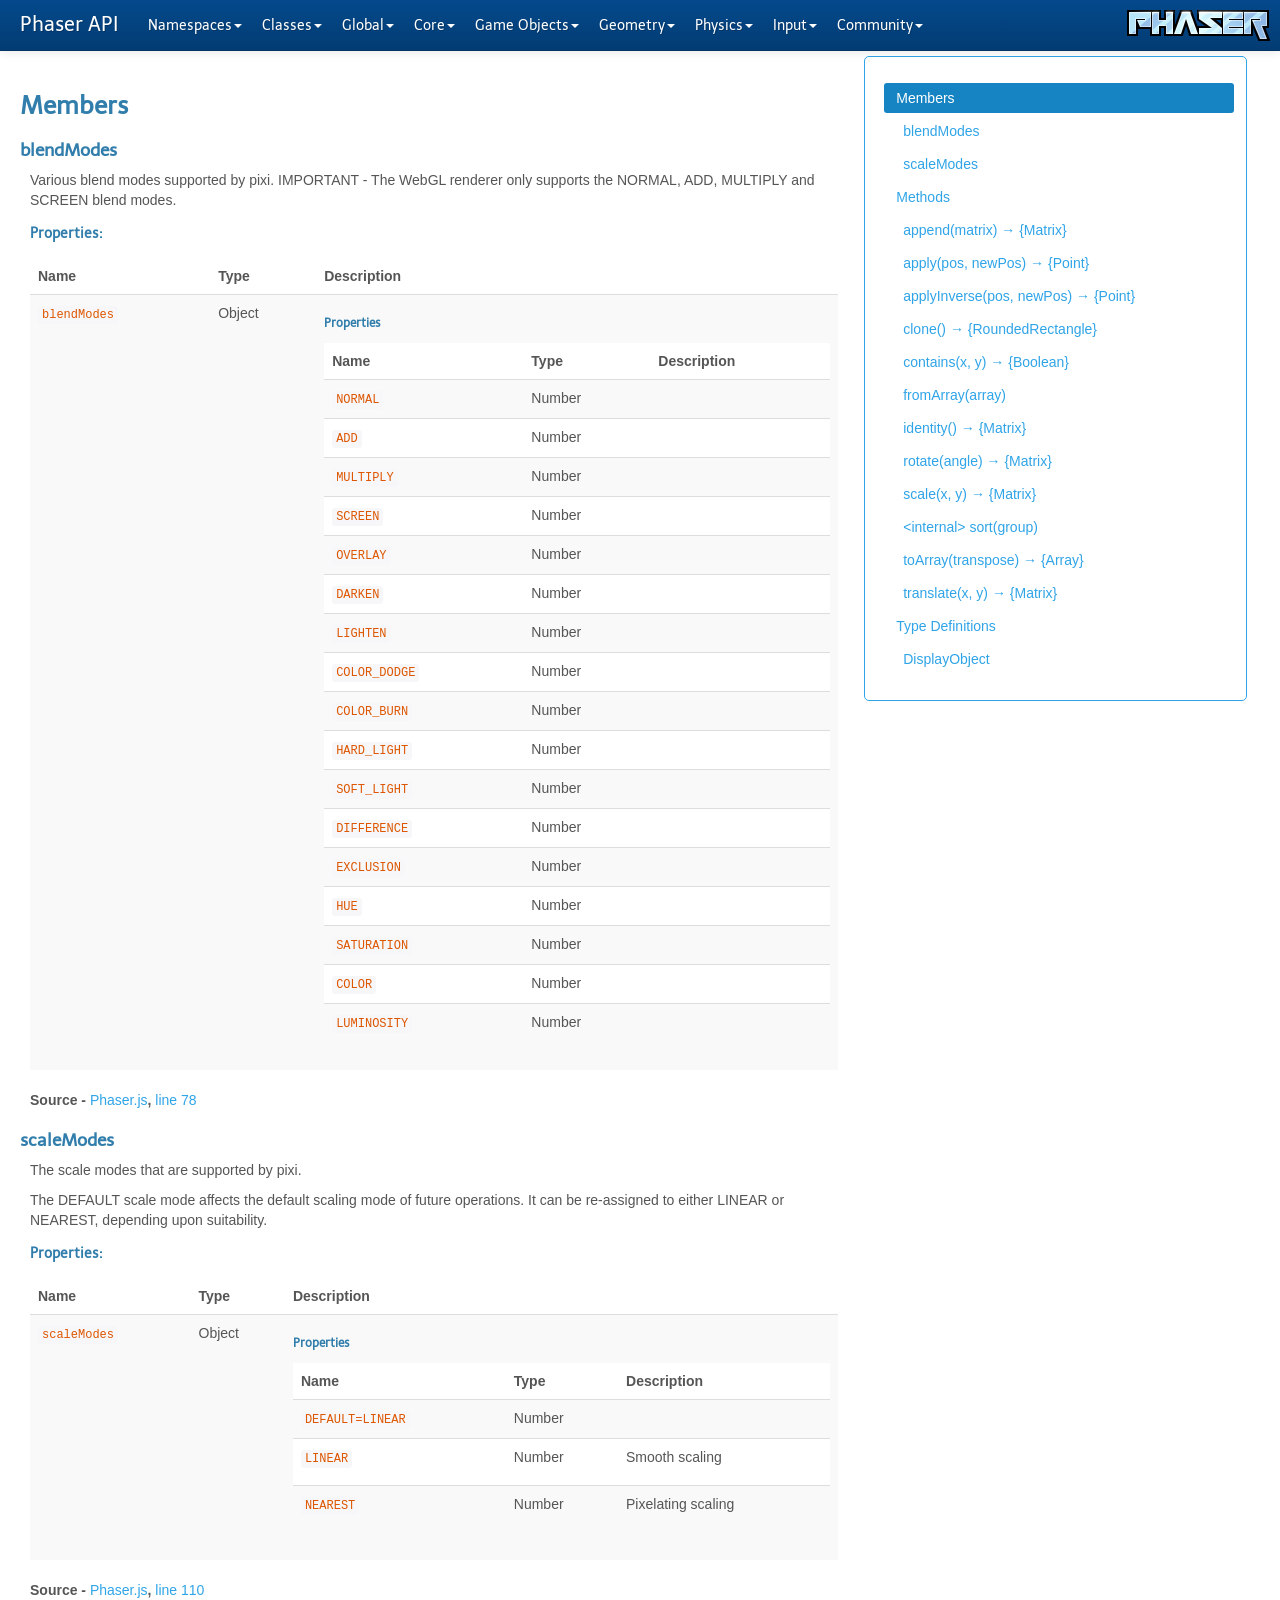
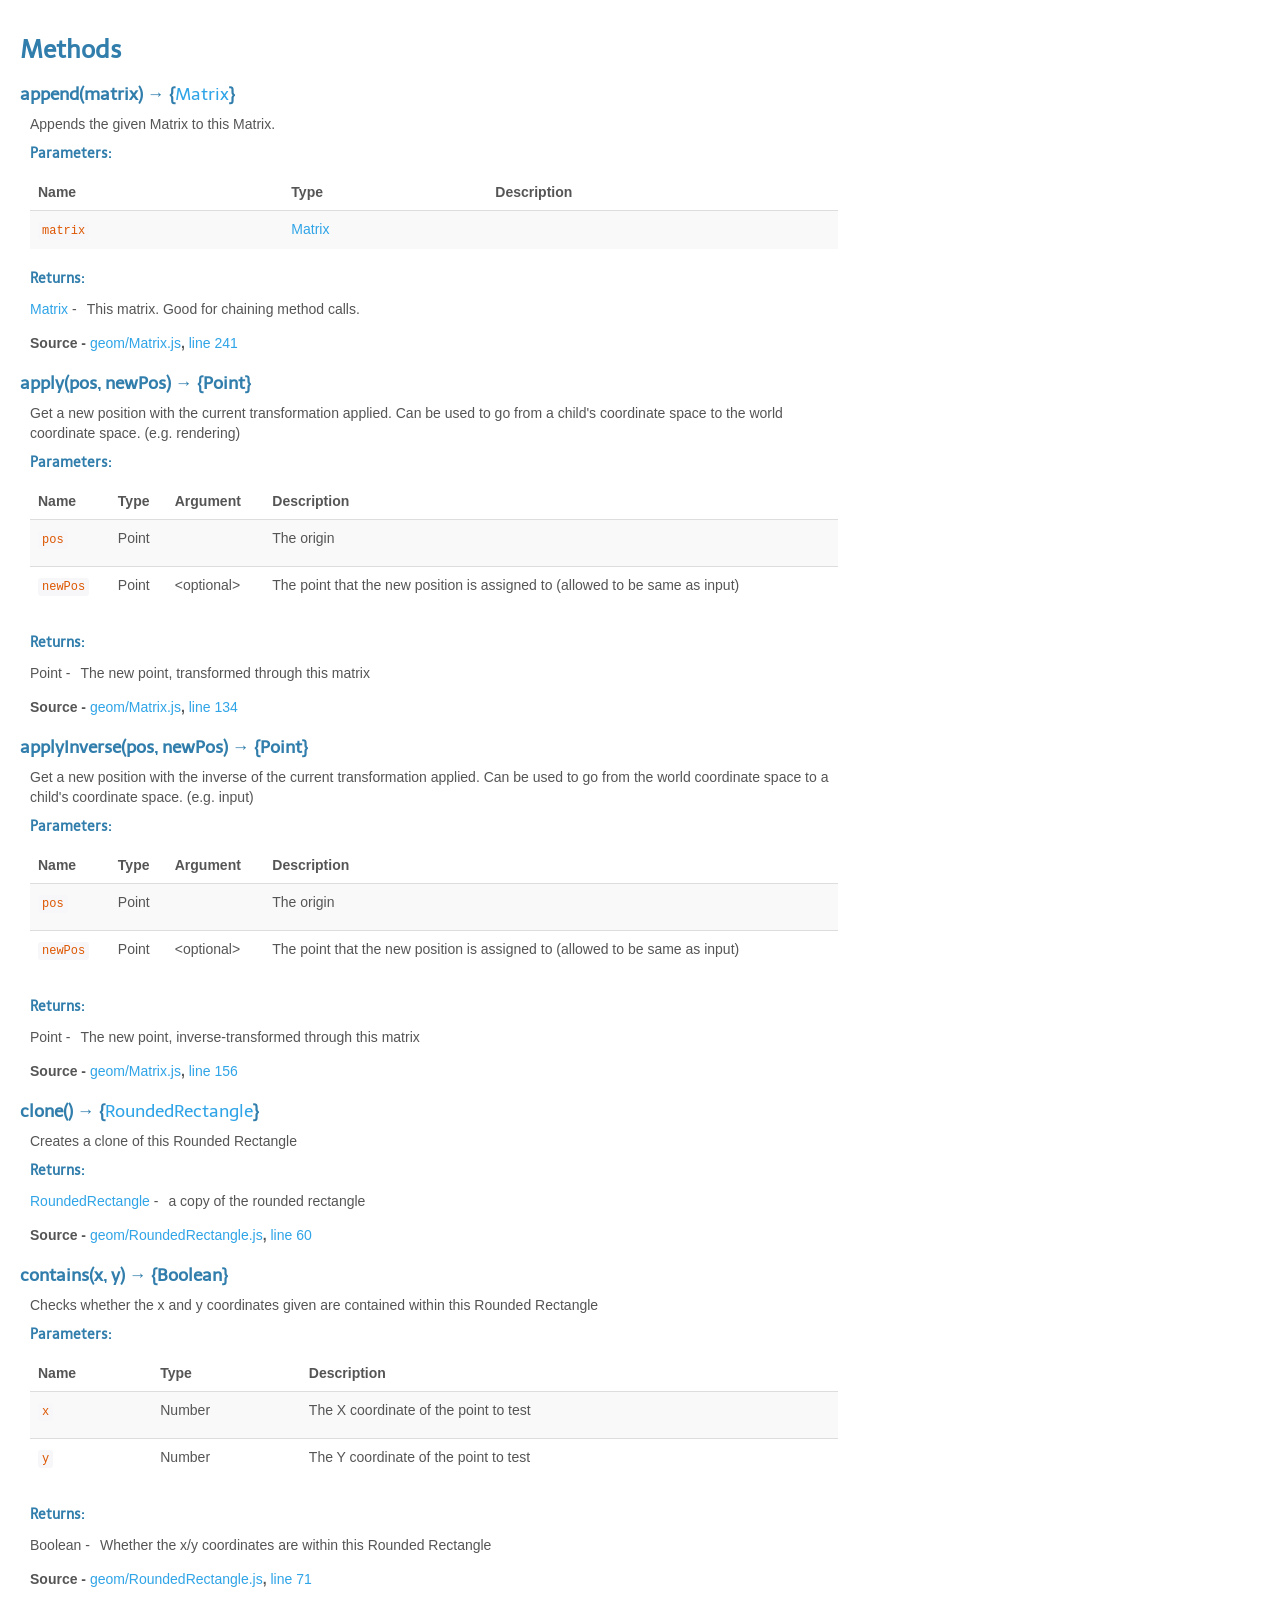
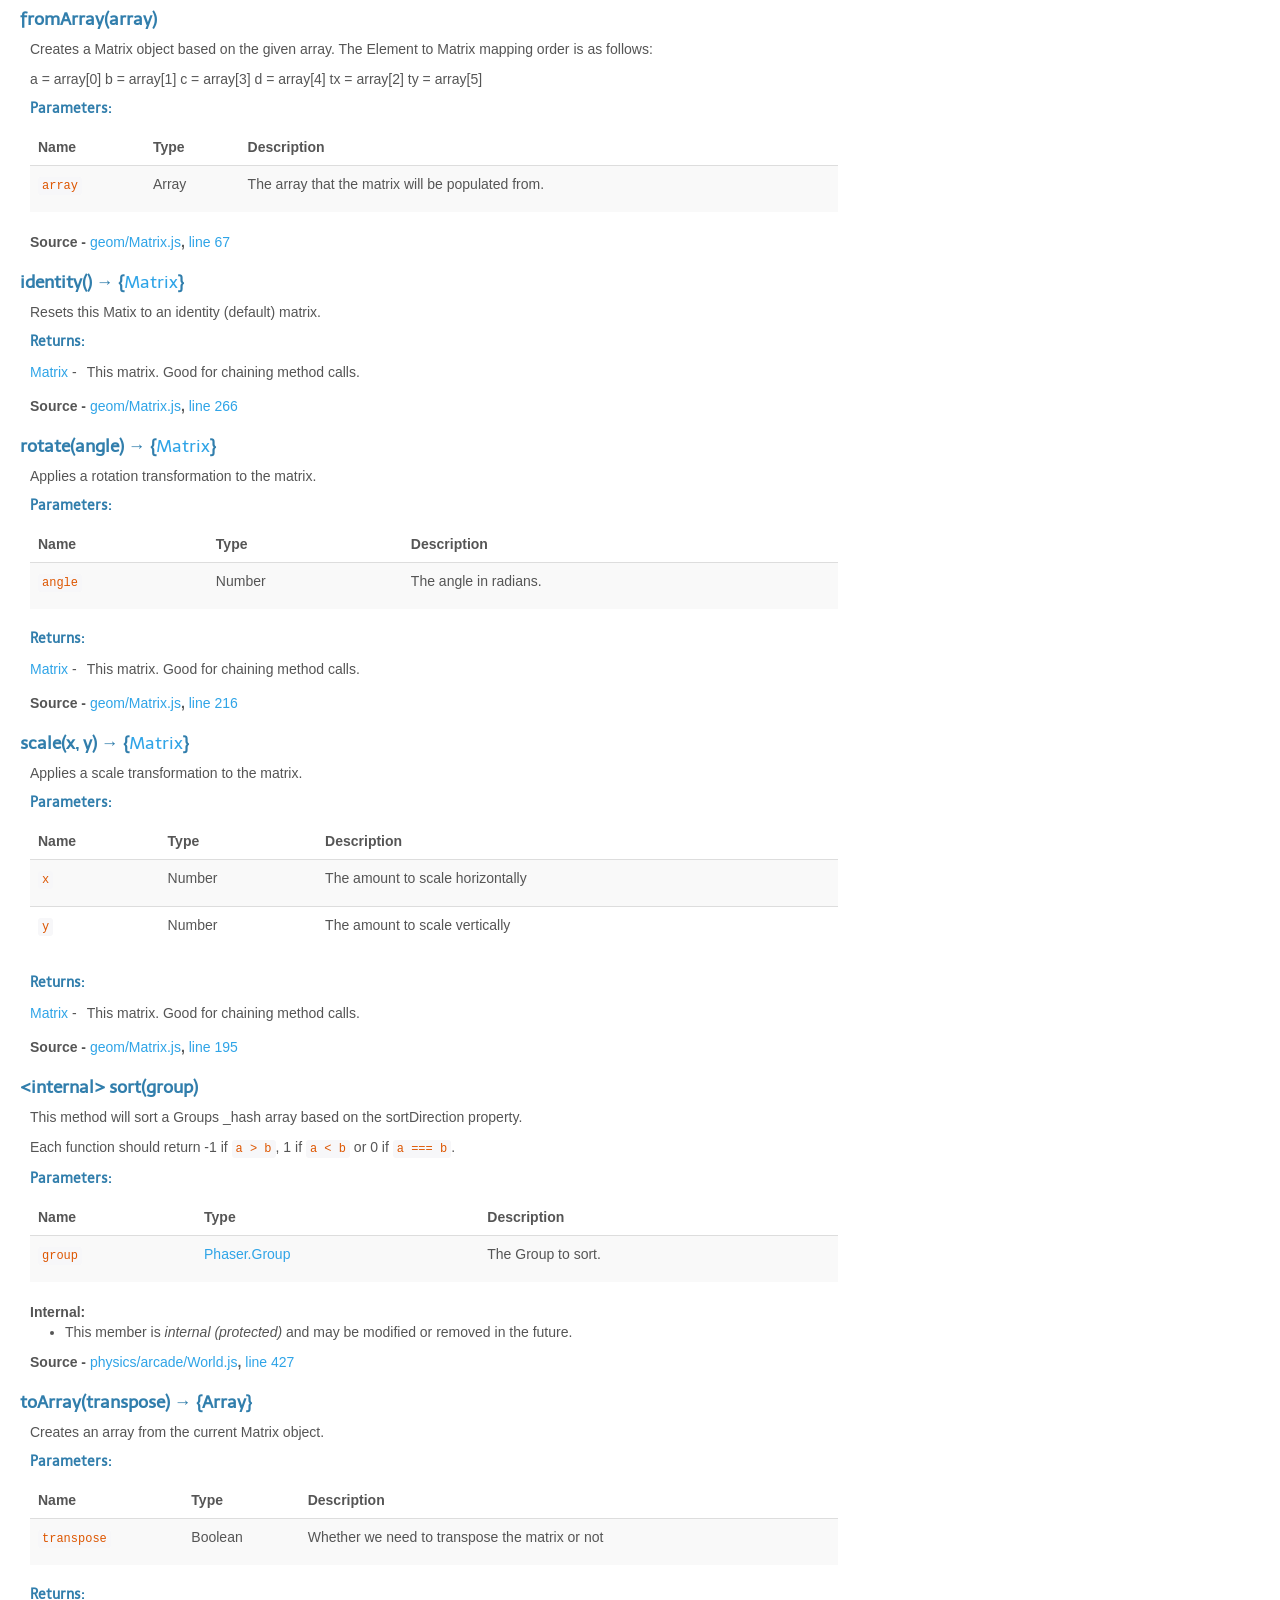
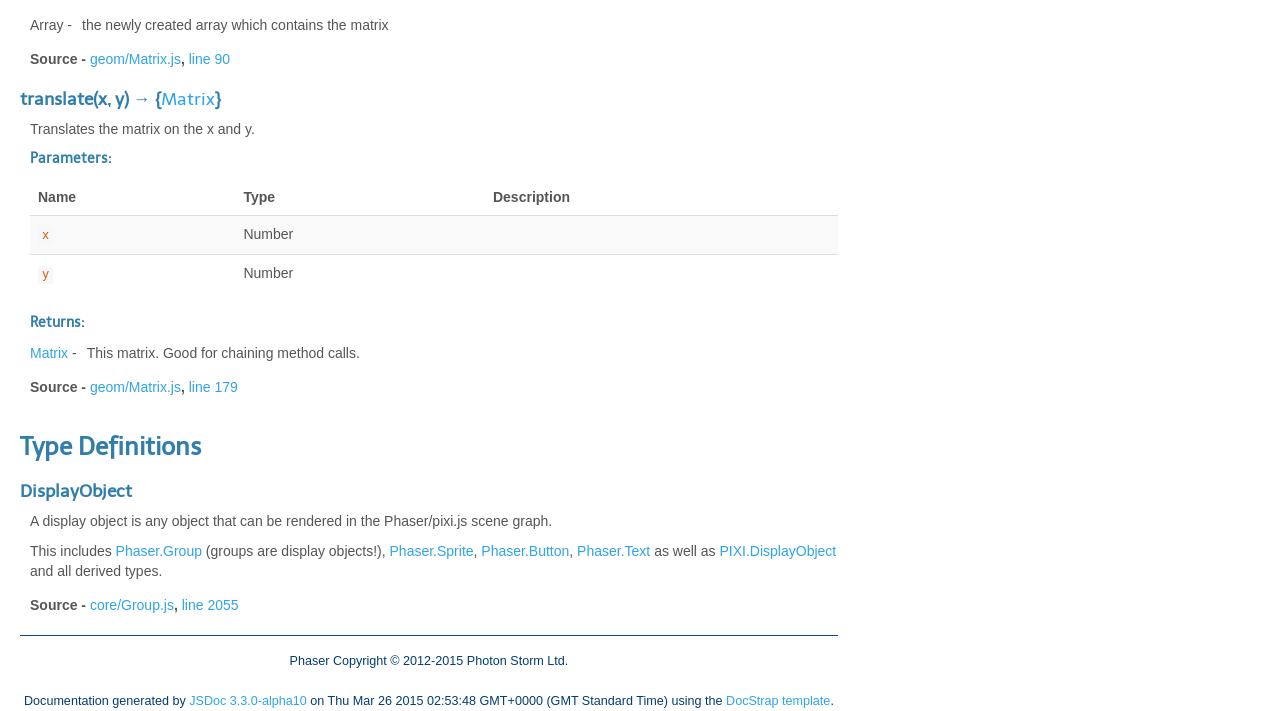
<file: libs/phaser/docs/global.html>
<!DOCTYPE html>

<html lang="en">
<head>
	<meta charset="utf-8">
	<title>Phaser Global</title>

	<!--[if lt IE 9]>
	<script src="//html5shiv.googlecode.com/svn/trunk/html5.js"></script>
	<![endif]-->

	<link type="text/css" rel="stylesheet" href="styles/default.css">

	<link type="text/css" rel="stylesheet" href="styles/sunlight.default.css">

	
	<link type="text/css" rel="stylesheet" href="styles/site.cerulean.css">
	
</head>

<body>

<div class="container-fluid">
	<div class="navbar navbar-fixed-top navbar-inverse">
		<div style="position: absolute; width: 143px; height: 31px; right: 10px; top: 10px; z-index: 1050"><a href="http://phaser.io"><img src="img/phaser.png" border="0" /></a></div>
		<div class="navbar-inner">
			<a class="brand" href="index.html">Phaser API</a>
			<ul class="nav">

				
				<li class="dropdown">
					<a href="namespaces.list.html" class="dropdown-toggle" data-toggle="dropdown">Namespaces<b
						class="caret"></b></a>

					<ul class="dropdown-menu ">
						
						<li class="class-depth-0">
							<a href="Phaser.html">Phaser</a>
						</li>
						
						<li class="class-depth-0">
							<a href="PIXI.html">PIXI</a>
						</li>
						

					</ul>
				</li>
				
				<li class="dropdown">
					<a href="classes.list.html" class="dropdown-toggle" data-toggle="dropdown">Classes<b
						class="caret"></b></a>

					<ul class="dropdown-menu ">
						
						<li class="class-depth-0">
							<a href="Matrix.html">Matrix</a>
						</li>
						
						<li class="class-depth-1">
							<a href="Phaser.Animation.html">Animation</a>
						</li>
						
						<li class="class-depth-1">
							<a href="Phaser.AnimationManager.html">AnimationManager</a>
						</li>
						
						<li class="class-depth-1">
							<a href="Phaser.AnimationParser.html">AnimationParser</a>
						</li>
						
						<li class="class-depth-1">
							<a href="Phaser.ArrayList.html">ArrayList</a>
						</li>
						
						<li class="class-depth-1">
							<a href="Phaser.ArraySet.html">ArraySet</a>
						</li>
						
						<li class="class-depth-1">
							<a href="Phaser.ArrayUtils.html">ArrayUtils</a>
						</li>
						
						<li class="class-depth-1">
							<a href="Phaser.AudioSprite.html">AudioSprite</a>
						</li>
						
						<li class="class-depth-1">
							<a href="Phaser.BitmapData.html">BitmapData</a>
						</li>
						
						<li class="class-depth-1">
							<a href="Phaser.BitmapText.html">BitmapText</a>
						</li>
						
						<li class="class-depth-1">
							<a href="Phaser.Button.html">Button</a>
						</li>
						
						<li class="class-depth-1">
							<a href="Phaser.Cache.html">Cache</a>
						</li>
						
						<li class="class-depth-1">
							<a href="Phaser.Camera.html">Camera</a>
						</li>
						
						<li class="class-depth-1">
							<a href="Phaser.Canvas.html">Canvas</a>
						</li>
						
						<li class="class-depth-1">
							<a href="Phaser.Circle.html">Circle</a>
						</li>
						
						<li class="class-depth-1">
							<a href="Phaser.Color.html">Color</a>
						</li>
						
						<li class="class-depth-2">
							<a href="Phaser.Component.Angle.html">Angle</a>
						</li>
						
						<li class="class-depth-2">
							<a href="Phaser.Component.Animation.html">Animation</a>
						</li>
						
						<li class="class-depth-2">
							<a href="Phaser.Component.AutoCull.html">AutoCull</a>
						</li>
						
						<li class="class-depth-2">
							<a href="Phaser.Component.Bounds.html">Bounds</a>
						</li>
						
						<li class="class-depth-2">
							<a href="Phaser.Component.BringToTop.html">BringToTop</a>
						</li>
						
						<li class="class-depth-2">
							<a href="Phaser.Component.Core.html">Core</a>
						</li>
						
						<li class="class-depth-2">
							<a href="Phaser.Component.Crop.html">Crop</a>
						</li>
						
						<li class="class-depth-2">
							<a href="Phaser.Component.Delta.html">Delta</a>
						</li>
						
						<li class="class-depth-2">
							<a href="Phaser.Component.Destroy.html">Destroy</a>
						</li>
						
						<li class="class-depth-2">
							<a href="Phaser.Component.FixedToCamera.html">FixedToCamera</a>
						</li>
						
						<li class="class-depth-2">
							<a href="Phaser.Component.Health.html">Health</a>
						</li>
						
						<li class="class-depth-2">
							<a href="Phaser.Component.InCamera.html">InCamera</a>
						</li>
						
						<li class="class-depth-2">
							<a href="Phaser.Component.InputEnabled.html">InputEnabled</a>
						</li>
						
						<li class="class-depth-2">
							<a href="Phaser.Component.InWorld.html">InWorld</a>
						</li>
						
						<li class="class-depth-2">
							<a href="Phaser.Component.LifeSpan.html">LifeSpan</a>
						</li>
						
						<li class="class-depth-2">
							<a href="Phaser.Component.LoadTexture.html">LoadTexture</a>
						</li>
						
						<li class="class-depth-2">
							<a href="Phaser.Component.Overlap.html">Overlap</a>
						</li>
						
						<li class="class-depth-2">
							<a href="Phaser.Component.PhysicsBody.html">PhysicsBody</a>
						</li>
						
						<li class="class-depth-2">
							<a href="Phaser.Component.Reset.html">Reset</a>
						</li>
						
						<li class="class-depth-2">
							<a href="Phaser.Component.ScaleMinMax.html">ScaleMinMax</a>
						</li>
						
						<li class="class-depth-2">
							<a href="Phaser.Component.Smoothed.html">Smoothed</a>
						</li>
						
						<li class="class-depth-1">
							<a href="Phaser.Device.html">Device</a>
						</li>
						
						<li class="class-depth-1">
							<a href="Phaser.DOM.html">DOM</a>
						</li>
						
						<li class="class-depth-1">
							<a href="Phaser.Easing.html">Easing</a>
						</li>
						
						<li class="class-depth-2">
							<a href="Phaser.Easing.Back.html">Back</a>
						</li>
						
						<li class="class-depth-2">
							<a href="Phaser.Easing.Bounce.html">Bounce</a>
						</li>
						
						<li class="class-depth-2">
							<a href="Phaser.Easing.Circular.html">Circular</a>
						</li>
						
						<li class="class-depth-2">
							<a href="Phaser.Easing.Cubic.html">Cubic</a>
						</li>
						
						<li class="class-depth-2">
							<a href="Phaser.Easing.Elastic.html">Elastic</a>
						</li>
						
						<li class="class-depth-2">
							<a href="Phaser.Easing.Exponential.html">Exponential</a>
						</li>
						
						<li class="class-depth-2">
							<a href="Phaser.Easing.Linear.html">Linear</a>
						</li>
						
						<li class="class-depth-2">
							<a href="Phaser.Easing.Quadratic.html">Quadratic</a>
						</li>
						
						<li class="class-depth-2">
							<a href="Phaser.Easing.Quartic.html">Quartic</a>
						</li>
						
						<li class="class-depth-2">
							<a href="Phaser.Easing.Quintic.html">Quintic</a>
						</li>
						
						<li class="class-depth-2">
							<a href="Phaser.Easing.Sinusoidal.html">Sinusoidal</a>
						</li>
						
						<li class="class-depth-1">
							<a href="Phaser.Ellipse.html">Ellipse</a>
						</li>
						
						<li class="class-depth-1">
							<a href="Phaser.Events.html">Events</a>
						</li>
						
						<li class="class-depth-1">
							<a href="Phaser.Filter.html">Filter</a>
						</li>
						
						<li class="class-depth-1">
							<a href="Phaser.FlexGrid.html">FlexGrid</a>
						</li>
						
						<li class="class-depth-1">
							<a href="Phaser.FlexLayer.html">FlexLayer</a>
						</li>
						
						<li class="class-depth-1">
							<a href="Phaser.Frame.html">Frame</a>
						</li>
						
						<li class="class-depth-1">
							<a href="Phaser.FrameData.html">FrameData</a>
						</li>
						
						<li class="class-depth-1">
							<a href="Phaser.Game.html">Game</a>
						</li>
						
						<li class="class-depth-1">
							<a href="Phaser.GameObjectCreator.html">GameObjectCreator</a>
						</li>
						
						<li class="class-depth-1">
							<a href="Phaser.GameObjectFactory.html">GameObjectFactory</a>
						</li>
						
						<li class="class-depth-1">
							<a href="Phaser.Gamepad.html">Gamepad</a>
						</li>
						
						<li class="class-depth-1">
							<a href="Phaser.GamepadButton.html">GamepadButton</a>
						</li>
						
						<li class="class-depth-1">
							<a href="Phaser.Graphics.html">Graphics</a>
						</li>
						
						<li class="class-depth-1">
							<a href="Phaser.Group.html">Group</a>
						</li>
						
						<li class="class-depth-1">
							<a href="Phaser.Image.html">Image</a>
						</li>
						
						<li class="class-depth-1">
							<a href="Phaser.Input.html">Input</a>
						</li>
						
						<li class="class-depth-1">
							<a href="Phaser.InputHandler.html">InputHandler</a>
						</li>
						
						<li class="class-depth-1">
							<a href="Phaser.Key.html">Key</a>
						</li>
						
						<li class="class-depth-1">
							<a href="Phaser.Keyboard.html">Keyboard</a>
						</li>
						
						<li class="class-depth-1">
							<a href="Phaser.Line.html">Line</a>
						</li>
						
						<li class="class-depth-1">
							<a href="Phaser.LinkedList.html">LinkedList</a>
						</li>
						
						<li class="class-depth-1">
							<a href="Phaser.Loader.html">Loader</a>
						</li>
						
						<li class="class-depth-1">
							<a href="Phaser.LoaderParser.html">LoaderParser</a>
						</li>
						
						<li class="class-depth-1">
							<a href="Phaser.Math.html">Math</a>
						</li>
						
						<li class="class-depth-1">
							<a href="Phaser.Mouse.html">Mouse</a>
						</li>
						
						<li class="class-depth-1">
							<a href="Phaser.MSPointer.html">MSPointer</a>
						</li>
						
						<li class="class-depth-1">
							<a href="Phaser.Net.html">Net</a>
						</li>
						
						<li class="class-depth-1">
							<a href="Phaser.Particle.html">Particle</a>
						</li>
						
						<li class="class-depth-1">
							<a href="Phaser.Particles.html">Particles</a>
						</li>
						
						<li class="class-depth-2">
							<a href="Phaser.Particles.Arcade.html">Arcade</a>
						</li>
						
						<li class="class-depth-3">
							<a href="Phaser.Particles.Arcade.Emitter.html">Emitter</a>
						</li>
						
						<li class="class-depth-1">
							<a href="Phaser.Physics.html">Physics</a>
						</li>
						
						<li class="class-depth-2">
							<a href="Phaser.Physics.Arcade.html">Arcade</a>
						</li>
						
						<li class="class-depth-3">
							<a href="Phaser.Physics.Arcade.Body.html">Body</a>
						</li>
						
						<li class="class-depth-3">
							<a href="Phaser.Physics.Arcade.html#TilemapCollision">TilemapCollision</a>
						</li>
						
						<li class="class-depth-2">
							<a href="Phaser.Physics.Ninja.html">Ninja</a>
						</li>
						
						<li class="class-depth-3">
							<a href="Phaser.Physics.Ninja.AABB.html">AABB</a>
						</li>
						
						<li class="class-depth-3">
							<a href="Phaser.Physics.Ninja.Body.html">Body</a>
						</li>
						
						<li class="class-depth-3">
							<a href="Phaser.Physics.Ninja.Circle.html">Circle</a>
						</li>
						
						<li class="class-depth-3">
							<a href="Phaser.Physics.Ninja.Tile.html">Tile</a>
						</li>
						
						<li class="class-depth-2">
							<a href="Phaser.Physics.P2.html">P2</a>
						</li>
						
						<li class="class-depth-3">
							<a href="Phaser.Physics.P2.Body.html">Body</a>
						</li>
						
						<li class="class-depth-3">
							<a href="Phaser.Physics.P2.BodyDebug.html">BodyDebug</a>
						</li>
						
						<li class="class-depth-3">
							<a href="Phaser.Physics.P2.CollisionGroup.html">CollisionGroup</a>
						</li>
						
						<li class="class-depth-3">
							<a href="Phaser.Physics.P2.ContactMaterial.html">ContactMaterial</a>
						</li>
						
						<li class="class-depth-3">
							<a href="Phaser.Physics.P2.DistanceConstraint.html">DistanceConstraint</a>
						</li>
						
						<li class="class-depth-3">
							<a href="Phaser.Physics.P2.FixtureList.html">FixtureList</a>
						</li>
						
						<li class="class-depth-3">
							<a href="Phaser.Physics.P2.GearConstraint.html">GearConstraint</a>
						</li>
						
						<li class="class-depth-3">
							<a href="Phaser.Physics.P2.InversePointProxy.html">InversePointProxy</a>
						</li>
						
						<li class="class-depth-3">
							<a href="Phaser.Physics.P2.LockConstraint.html">LockConstraint</a>
						</li>
						
						<li class="class-depth-3">
							<a href="Phaser.Physics.P2.Material.html">Material</a>
						</li>
						
						<li class="class-depth-3">
							<a href="Phaser.Physics.P2.PointProxy.html">PointProxy</a>
						</li>
						
						<li class="class-depth-3">
							<a href="Phaser.Physics.P2.PrismaticConstraint.html">PrismaticConstraint</a>
						</li>
						
						<li class="class-depth-3">
							<a href="Phaser.Physics.P2.RevoluteConstraint.html">RevoluteConstraint</a>
						</li>
						
						<li class="class-depth-3">
							<a href="Phaser.Physics.P2.RotationalSpring.html">RotationalSpring</a>
						</li>
						
						<li class="class-depth-3">
							<a href="Phaser.Physics.P2.Spring.html">Spring</a>
						</li>
						
						<li class="class-depth-1">
							<a href="Phaser.Plugin.html">Plugin</a>
						</li>
						
						<li class="class-depth-1">
							<a href="Phaser.PluginManager.html">PluginManager</a>
						</li>
						
						<li class="class-depth-1">
							<a href="Phaser.Point.html">Point</a>
						</li>
						
						<li class="class-depth-1">
							<a href="Phaser.Pointer.html">Pointer</a>
						</li>
						
						<li class="class-depth-1">
							<a href="Phaser.Polygon.html">Polygon</a>
						</li>
						
						<li class="class-depth-1">
							<a href="Phaser.QuadTree.html">QuadTree</a>
						</li>
						
						<li class="class-depth-1">
							<a href="Phaser.RandomDataGenerator.html">RandomDataGenerator</a>
						</li>
						
						<li class="class-depth-1">
							<a href="Phaser.Rectangle.html">Rectangle</a>
						</li>
						
						<li class="class-depth-1">
							<a href="Phaser.RenderTexture.html">RenderTexture</a>
						</li>
						
						<li class="class-depth-1">
							<a href="Phaser.RequestAnimationFrame.html">RequestAnimationFrame</a>
						</li>
						
						<li class="class-depth-1">
							<a href="Phaser.RetroFont.html">RetroFont</a>
						</li>
						
						<li class="class-depth-1">
							<a href="Phaser.Rope.html">Rope</a>
						</li>
						
						<li class="class-depth-1">
							<a href="Phaser.ScaleManager.html">ScaleManager</a>
						</li>
						
						<li class="class-depth-1">
							<a href="Phaser.Signal.html">Signal</a>
						</li>
						
						<li class="class-depth-1">
							<a href="Phaser.SignalBinding.html">SignalBinding</a>
						</li>
						
						<li class="class-depth-1">
							<a href="Phaser.SinglePad.html">SinglePad</a>
						</li>
						
						<li class="class-depth-1">
							<a href="Phaser.Sound.html">Sound</a>
						</li>
						
						<li class="class-depth-1">
							<a href="Phaser.SoundManager.html">SoundManager</a>
						</li>
						
						<li class="class-depth-1">
							<a href="Phaser.Sprite.html">Sprite</a>
						</li>
						
						<li class="class-depth-1">
							<a href="Phaser.SpriteBatch.html">SpriteBatch</a>
						</li>
						
						<li class="class-depth-1">
							<a href="Phaser.Stage.html">Stage</a>
						</li>
						
						<li class="class-depth-1">
							<a href="Phaser.State.html">State</a>
						</li>
						
						<li class="class-depth-1">
							<a href="Phaser.StateManager.html">StateManager</a>
						</li>
						
						<li class="class-depth-1">
							<a href="Phaser.Text.html">Text</a>
						</li>
						
						<li class="class-depth-1">
							<a href="Phaser.Tile.html">Tile</a>
						</li>
						
						<li class="class-depth-1">
							<a href="Phaser.Tilemap.html">Tilemap</a>
						</li>
						
						<li class="class-depth-1">
							<a href="Phaser.TilemapLayer.html">TilemapLayer</a>
						</li>
						
						<li class="class-depth-1">
							<a href="Phaser.TilemapParser.html">TilemapParser</a>
						</li>
						
						<li class="class-depth-1">
							<a href="Phaser.Tileset.html">Tileset</a>
						</li>
						
						<li class="class-depth-1">
							<a href="Phaser.TileSprite.html">TileSprite</a>
						</li>
						
						<li class="class-depth-1">
							<a href="Phaser.Time.html">Time</a>
						</li>
						
						<li class="class-depth-1">
							<a href="Phaser.Timer.html">Timer</a>
						</li>
						
						<li class="class-depth-1">
							<a href="Phaser.TimerEvent.html">TimerEvent</a>
						</li>
						
						<li class="class-depth-1">
							<a href="Phaser.Touch.html">Touch</a>
						</li>
						
						<li class="class-depth-1">
							<a href="Phaser.Tween.html">Tween</a>
						</li>
						
						<li class="class-depth-1">
							<a href="Phaser.TweenData.html">TweenData</a>
						</li>
						
						<li class="class-depth-1">
							<a href="Phaser.TweenManager.html">TweenManager</a>
						</li>
						
						<li class="class-depth-1">
							<a href="Phaser.Utils.html">Utils</a>
						</li>
						
						<li class="class-depth-2">
							<a href="Phaser.Utils.Debug.html">Debug</a>
						</li>
						
						<li class="class-depth-1">
							<a href="Phaser.World.html">World</a>
						</li>
						
						<li class="class-depth-1">
							<a href="PIXI.AbstractFilter.html">AbstractFilter</a>
						</li>
						
						<li class="class-depth-1">
							<a href="PIXI.BaseTexture.html">BaseTexture</a>
						</li>
						
						<li class="class-depth-1">
							<a href="PIXI.BitmapText.html">BitmapText</a>
						</li>
						
						<li class="class-depth-1">
							<a href="PIXI.CanvasBuffer.html">CanvasBuffer</a>
						</li>
						
						<li class="class-depth-1">
							<a href="PIXI.CanvasGraphics.html">CanvasGraphics</a>
						</li>
						
						<li class="class-depth-1">
							<a href="PIXI.CanvasMaskManager.html">CanvasMaskManager</a>
						</li>
						
						<li class="class-depth-1">
							<a href="PIXI.CanvasRenderer.html">CanvasRenderer</a>
						</li>
						
						<li class="class-depth-1">
							<a href="PIXI.CanvasTinter.html">CanvasTinter</a>
						</li>
						
						<li class="class-depth-1">
							<a href="PIXI.ComplexPrimitiveShader.html">ComplexPrimitiveShader</a>
						</li>
						
						<li class="class-depth-1">
							<a href="PIXI.DisplayObject.html">DisplayObject</a>
						</li>
						
						<li class="class-depth-1">
							<a href="PIXI.DisplayObjectContainer.html">DisplayObjectContainer</a>
						</li>
						
						<li class="class-depth-1">
							<a href="PIXI.Event.html">Event</a>
						</li>
						
						<li class="class-depth-1">
							<a href="PIXI.EventTarget.html">EventTarget</a>
						</li>
						
						<li class="class-depth-1">
							<a href="PIXI.FilterTexture.html">FilterTexture</a>
						</li>
						
						<li class="class-depth-1">
							<a href="PIXI.Graphics.html">Graphics</a>
						</li>
						
						<li class="class-depth-1">
							<a href="PIXI.GraphicsData.html">GraphicsData</a>
						</li>
						
						<li class="class-depth-1">
							<a href="PIXI.PIXI.html">PIXI</a>
						</li>
						
						<li class="class-depth-1">
							<a href="PIXI.PixiFastShader.html">PixiFastShader</a>
						</li>
						
						<li class="class-depth-1">
							<a href="PIXI.PixiShader.html">PixiShader</a>
						</li>
						
						<li class="class-depth-1">
							<a href="PIXI.PolyK.html">PolyK</a>
						</li>
						
						<li class="class-depth-1">
							<a href="PIXI.PrimitiveShader.html">PrimitiveShader</a>
						</li>
						
						<li class="class-depth-1">
							<a href="PIXI.RenderTexture.html">RenderTexture</a>
						</li>
						
						<li class="class-depth-1">
							<a href="PIXI.Rope.html">Rope</a>
						</li>
						
						<li class="class-depth-1">
							<a href="PIXI.Sprite.html">Sprite</a>
						</li>
						
						<li class="class-depth-1">
							<a href="PIXI.SpriteBatch.html">SpriteBatch</a>
						</li>
						
						<li class="class-depth-1">
							<a href="PIXI.Stage.html">Stage</a>
						</li>
						
						<li class="class-depth-1">
							<a href="PIXI.Strip.html">Strip</a>
						</li>
						
						<li class="class-depth-1">
							<a href="PIXI.StripShader.html">StripShader</a>
						</li>
						
						<li class="class-depth-1">
							<a href="PIXI.Text.html">Text</a>
						</li>
						
						<li class="class-depth-1">
							<a href="PIXI.Texture.html">Texture</a>
						</li>
						
						<li class="class-depth-1">
							<a href="PIXI.TilingSprite.html">TilingSprite</a>
						</li>
						
						<li class="class-depth-1">
							<a href="PIXI.VideoTexture.html">VideoTexture</a>
						</li>
						
						<li class="class-depth-1">
							<a href="PIXI.WebGLBlendModeManager.html">WebGLBlendModeManager</a>
						</li>
						
						<li class="class-depth-1">
							<a href="PIXI.WebGLFastSpriteBatch.html">WebGLFastSpriteBatch</a>
						</li>
						
						<li class="class-depth-1">
							<a href="PIXI.WebGLFilterManager.html">WebGLFilterManager</a>
						</li>
						
						<li class="class-depth-1">
							<a href="PIXI.WebGLRenderer.html">WebGLRenderer</a>
						</li>
						
						<li class="class-depth-0">
							<a href="RoundedRectangle.html">RoundedRectangle</a>
						</li>
						

					</ul>
				</li>
				
				<li class="dropdown">
					<a href="global.html" class="dropdown-toggle" data-toggle="dropdown">Global<b
						class="caret"></b></a>

					<ul class="dropdown-menu ">
						
						<li class="class-depth-0">
							<a href="global.html#append">append</a>
						</li>
						
						<li class="class-depth-0">
							<a href="global.html#apply">apply</a>
						</li>
						
						<li class="class-depth-0">
							<a href="global.html#applyInverse">applyInverse</a>
						</li>
						
						<li class="class-depth-0">
							<a href="global.html#blendModes">blendModes</a>
						</li>
						
						<li class="class-depth-0">
							<a href="global.html#clone">clone</a>
						</li>
						
						<li class="class-depth-0">
							<a href="global.html#contains">contains</a>
						</li>
						
						<li class="class-depth-0">
							<a href="global.html#fromArray">fromArray</a>
						</li>
						
						<li class="class-depth-0">
							<a href="global.html#identity">identity</a>
						</li>
						
						<li class="class-depth-0">
							<a href="global.html#rotate">rotate</a>
						</li>
						
						<li class="class-depth-0">
							<a href="global.html#scale">scale</a>
						</li>
						
						<li class="class-depth-0">
							<a href="global.html#scaleModes">scaleModes</a>
						</li>
						
						<li class="class-depth-0">
							<a href="global.html#sort">sort</a>
						</li>
						
						<li class="class-depth-0">
							<a href="global.html#toArray">toArray</a>
						</li>
						
						<li class="class-depth-0">
							<a href="global.html#translate">translate</a>
						</li>
						

					</ul>
				</li>
				

				<li class="dropdown">
					<a href="#" class="dropdown-toggle" data-toggle="dropdown">Core<b class="caret"></b></a>
					<ul class="dropdown-menu ">
						<li class="class-depth-1"><a href="Phaser.Game.html">Game</a></li>
						<li class="class-depth-1"><a href="Phaser.Group.html">Group</a></li>
						<li class="class-depth-1"><a href="Phaser.World.html">World</a></li>
						<li class="class-depth-1"><a href="Phaser.Loader.html">Loader</a></li>
						<li class="class-depth-1"><a href="Phaser.Time.html">Time</a></li>
						<li class="class-depth-1"><a href="Phaser.Camera.html">Camera</a></li>
						<li class="class-depth-1"><a href="Phaser.StateManager.html">State Manager</a></li>
						<li class="class-depth-1"><a href="Phaser.TweenManager.html">Tween Manager</a></li>
						<li class="class-depth-1"><a href="Phaser.SoundManager.html">Sound Manager</a></li>
						<li class="class-depth-1"><a href="Phaser.Input.html">Input Manager</a></li>
						<li class="class-depth-1"><a href="Phaser.ScaleManager.html">Scale Manager</a></li>
					</ul>
				</li>

				<li class="dropdown">
					<a href="#" class="dropdown-toggle" data-toggle="dropdown">Game Objects<b class="caret"></b></a>
					<ul class="dropdown-menu ">
						<li class="class-depth-1"><a href="Phaser.GameObjectFactory.html">Factory (game.add)</a></li>
						<li class="class-depth-1"><a href="Phaser.GameObjectCreator.html">Creator (game.make)</a></li>
						<li class="class-depth-1"><a href="Phaser.Sprite.html">Sprite</a></li>
						<li class="class-depth-1"><a href="Phaser.Image.html">Image</a></li>
						<li class="class-depth-1"><a href="Phaser.Sound.html">Sound</a></li>
						<li class="class-depth-1"><a href="Phaser.Particles.Arcade.Emitter.html">Particle Emitter</a></li>
						<li class="class-depth-1"><a href="Phaser.Particle.html">Particle</a></li>
						<li class="class-depth-1"><a href="Phaser.Text.html">Text</a></li>
						<li class="class-depth-1"><a href="Phaser.Tween.html">Tween</a></li>
						<li class="class-depth-1"><a href="Phaser.BitmapText.html">BitmapText</a></li>
						<li class="class-depth-1"><a href="Phaser.Tilemap.html">Tilemap</a></li>
						<li class="class-depth-1"><a href="Phaser.BitmapData.html">BitmapData</a></li>
						<li class="class-depth-1"><a href="Phaser.RetroFont.html">RetroFont</a></li>
						<li class="class-depth-1"><a href="Phaser.Button.html">Button</a></li>
						<li class="class-depth-1"><a href="Phaser.Animation.html">Animation</a></li>
						<li class="class-depth-1"><a href="Phaser.Graphics.html">Graphics</a></li>
						<li class="class-depth-1"><a href="Phaser.RenderTexture.html">RenderTexture</a></li>
						<li class="class-depth-1"><a href="Phaser.TileSprite.html">TileSprite</a></li>
					</ul>
				</li>

				<li class="dropdown">
					<a href="#" class="dropdown-toggle" data-toggle="dropdown">Geometry<b class="caret"></b></a>
					<ul class="dropdown-menu ">
						<li class="class-depth-1"><a href="Phaser.Circle.html">Circle</a></li>
						<li class="class-depth-1"><a href="Phaser.Rectangle.html">Rectangle</a></li>
						<li class="class-depth-1"><a href="Phaser.Point.html">Point</a></li>
						<li class="class-depth-1"><a href="Phaser.Line.html">Line</a></li>
						<li class="class-depth-1"><a href="Phaser.Ellipse.html">Ellipse</a></li>
						<li class="class-depth-1"><a href="Phaser.Polygon.html">Polygon</a></li>
					</ul>
				</li>

				<li class="dropdown">
					<a href="#" class="dropdown-toggle" data-toggle="dropdown">Physics<b class="caret"></b></a>
					<ul class="dropdown-menu ">
						<li class="class-depth-1"><a href="Phaser.Physics.Arcade.html">Arcade Physics</a></li>
						<li class="class-depth-2"><a href="Phaser.Physics.Arcade.Body.html">Body</a></li>
						<li class="class-depth-1"><a href="Phaser.Physics.P2.html">P2 Physics</a></li>
						<li class="class-depth-2"><a href="Phaser.Physics.P2.Body.html">Body</a></li>
						<li class="class-depth-2"><a href="Phaser.Physics.P2.Spring.html">Spring</a></li>
						<li class="class-depth-2"><a href="Phaser.Physics.P2.CollisionGroup.html">CollisionGroup</a></li>
						<li class="class-depth-2"><a href="Phaser.Physics.P2.ContactMaterial.html">ContactMaterial</a></li>
						<li class="class-depth-1"><a href="Phaser.Physics.Ninja.html">Ninja Physics</a></li>
						<li class="class-depth-2"><a href="Phaser.Physics.Body.html">Body</a></li>
					</ul>
				</li>

				<li class="dropdown">
					<a href="#" class="dropdown-toggle" data-toggle="dropdown">Input<b class="caret"></b></a>
					<ul class="dropdown-menu ">
						<li class="class-depth-1"><a href="Phaser.InputHandler.html">Input Handler</a></li>
						<li class="class-depth-1"><a href="Phaser.Pointer.html">Pointer</a></li>
						<li class="class-depth-1"><a href="Phaser.Mouse.html">Mouse</a></li>
						<li class="class-depth-1"><a href="Phaser.Keyboard.html">Keyboard</a></li>
						<li class="class-depth-1"><a href="Phaser.Key.html">Key</a></li>
						<li class="class-depth-1"><a href="Phaser.Gamepad.html">Gamepad</a></li>
					</ul>
				</li>

				<li class="dropdown">
					<a href="#" class="dropdown-toggle" data-toggle="dropdown">Community<b class="caret"></b></a>
					<ul class="dropdown-menu ">
						<li class="class-depth-1"><a href="http://phaser.io">Phaser Web Site</a></li>
						<li class="class-depth-1"><a href="https://github.com/photonstorm/phaser">Phaser Github</a></li>
						<li class="class-depth-1"><a href="http://phaser.io/examples">Phaser Examples</a></li>
						<li class="class-depth-1"><a href="https://github.com/photonstorm/phaser-plugins">Phaser Plugins</a></li>
						<li class="class-depth-1"><a href="http://www.html5gamedevs.com/forum/14-phaser/">Forum</a></li>
						<li class="class-depth-1"><a href="http://stackoverflow.com/questions/tagged/phaser-framework">Stack Overflow</a></li>
						<li class="class-depth-1"><a href="http://phaser.io/learn">Weekly Coding Tips</a></li>
						<li class="class-depth-1"><a href="https://confirmsubscription.com/h/r/369DE48E3E86AF1E">Newsletter</a></li>
						<li class="class-depth-1"><a href="http://phaser.io/community/twitter">Twitter</a></li>
						<li class="class-depth-1"><a href="http://phaser.io/community/irc">IRC</a></li>
						<li class="class-depth-1"><a href="https://www.gittip.com/photonstorm/">Donate to the project</a></li>
						<li class="class-depth-1"><a href="https://www.codeandweb.com/texturepacker/phaser">Texture Packer</a></li>
					</ul>
				</li>

			</ul>
		</div>
	</div>

	<div class="row-fluid">

		
		<div class="span8">
			
				<div id="main">
					


	<!--<h1 class="page-title">Global</h1>-->
<section>

<header>
    <h2>
    
    </h2>
    
</header>

<article>
    <div class="container-overview">
    

    
        

        
<dl class="details">
    

    

    

    

    

    

    

    

    

    

    

    

    
</dl>


        
    
    </div>

    

    

    

    

    

    
        <h3 class="subsection-title">Members</h3>

        <dl>
            
<dt>
    <h4 class="name "
        id="blendModes"><span class="type-signature"></span>blendModes<span class="type-signature"></span></h4>
    
    
</dt>
<dd>
    

    
    <div class="description">
        <p>Various blend modes supported by pixi. IMPORTANT - The WebGL renderer only supports the NORMAL, ADD, MULTIPLY and SCREEN blend modes.</p>
    </div>
    
    
    

    
<dl class="details">
    

        <h5 class="subsection-title">Properties:</h5>

        <dl>

<table class="props table table-striped">
    <thead>
	<tr>
		
		<th>Name</th>
		

		<th>Type</th>

		

		

		<th class="last">Description</th>
	</tr>
	</thead>

	<tbody>
	

        <tr>
            
                <td class="name"><code>blendModes</code></td>
            

            <td class="type">
            
                
<span class="param-type">Object</span>


            
            </td>

            

            

            <td class="description last">
                <h6>Properties</h6>

<table class="props table table-striped">
    <thead>
	<tr>
		
		<th>Name</th>
		

		<th>Type</th>

		

		

		<th class="last">Description</th>
	</tr>
	</thead>

	<tbody>
	

        <tr>
            
                <td class="name"><code>NORMAL</code></td>
            

            <td class="type">
            
                
<span class="param-type">Number</span>


            
            </td>

            

            

            <td class="description last"></td>
        </tr>

	

        <tr>
            
                <td class="name"><code>ADD</code></td>
            

            <td class="type">
            
                
<span class="param-type">Number</span>


            
            </td>

            

            

            <td class="description last"></td>
        </tr>

	

        <tr>
            
                <td class="name"><code>MULTIPLY</code></td>
            

            <td class="type">
            
                
<span class="param-type">Number</span>


            
            </td>

            

            

            <td class="description last"></td>
        </tr>

	

        <tr>
            
                <td class="name"><code>SCREEN</code></td>
            

            <td class="type">
            
                
<span class="param-type">Number</span>


            
            </td>

            

            

            <td class="description last"></td>
        </tr>

	

        <tr>
            
                <td class="name"><code>OVERLAY</code></td>
            

            <td class="type">
            
                
<span class="param-type">Number</span>


            
            </td>

            

            

            <td class="description last"></td>
        </tr>

	

        <tr>
            
                <td class="name"><code>DARKEN</code></td>
            

            <td class="type">
            
                
<span class="param-type">Number</span>


            
            </td>

            

            

            <td class="description last"></td>
        </tr>

	

        <tr>
            
                <td class="name"><code>LIGHTEN</code></td>
            

            <td class="type">
            
                
<span class="param-type">Number</span>


            
            </td>

            

            

            <td class="description last"></td>
        </tr>

	

        <tr>
            
                <td class="name"><code>COLOR_DODGE</code></td>
            

            <td class="type">
            
                
<span class="param-type">Number</span>


            
            </td>

            

            

            <td class="description last"></td>
        </tr>

	

        <tr>
            
                <td class="name"><code>COLOR_BURN</code></td>
            

            <td class="type">
            
                
<span class="param-type">Number</span>


            
            </td>

            

            

            <td class="description last"></td>
        </tr>

	

        <tr>
            
                <td class="name"><code>HARD_LIGHT</code></td>
            

            <td class="type">
            
                
<span class="param-type">Number</span>


            
            </td>

            

            

            <td class="description last"></td>
        </tr>

	

        <tr>
            
                <td class="name"><code>SOFT_LIGHT</code></td>
            

            <td class="type">
            
                
<span class="param-type">Number</span>


            
            </td>

            

            

            <td class="description last"></td>
        </tr>

	

        <tr>
            
                <td class="name"><code>DIFFERENCE</code></td>
            

            <td class="type">
            
                
<span class="param-type">Number</span>


            
            </td>

            

            

            <td class="description last"></td>
        </tr>

	

        <tr>
            
                <td class="name"><code>EXCLUSION</code></td>
            

            <td class="type">
            
                
<span class="param-type">Number</span>


            
            </td>

            

            

            <td class="description last"></td>
        </tr>

	

        <tr>
            
                <td class="name"><code>HUE</code></td>
            

            <td class="type">
            
                
<span class="param-type">Number</span>


            
            </td>

            

            

            <td class="description last"></td>
        </tr>

	

        <tr>
            
                <td class="name"><code>SATURATION</code></td>
            

            <td class="type">
            
                
<span class="param-type">Number</span>


            
            </td>

            

            

            <td class="description last"></td>
        </tr>

	

        <tr>
            
                <td class="name"><code>COLOR</code></td>
            

            <td class="type">
            
                
<span class="param-type">Number</span>


            
            </td>

            

            

            <td class="description last"></td>
        </tr>

	

        <tr>
            
                <td class="name"><code>LUMINOSITY</code></td>
            

            <td class="type">
            
                
<span class="param-type">Number</span>


            
            </td>

            

            

            <td class="description last"></td>
        </tr>

	
	</tbody>
</table>

            </td>
        </tr>

	
	</tbody>
</table>
</dl>

    

    

    

    

    

    

    

    

    

    
    <dt class="tag-source">Source -
    <a href="src_Phaser.js.html">Phaser.js</a>, <a href="src_Phaser.js.html#sunlight-1-line-78">line 78</a>
    </dt>
    

    

    

    
</dl>

    
    
</dd>

        
            
<dt>
    <h4 class="name "
        id="scaleModes"><span class="type-signature"></span>scaleModes<span class="type-signature"></span></h4>
    
    
</dt>
<dd>
    

    
    <div class="description">
        <p>The scale modes that are supported by pixi.</p>
<p>The DEFAULT scale mode affects the default scaling mode of future operations.
It can be re-assigned to either LINEAR or NEAREST, depending upon suitability.</p>
    </div>
    
    
    

    
<dl class="details">
    

        <h5 class="subsection-title">Properties:</h5>

        <dl>

<table class="props table table-striped">
    <thead>
	<tr>
		
		<th>Name</th>
		

		<th>Type</th>

		

		

		<th class="last">Description</th>
	</tr>
	</thead>

	<tbody>
	

        <tr>
            
                <td class="name"><code>scaleModes</code></td>
            

            <td class="type">
            
                
<span class="param-type">Object</span>


            
            </td>

            

            

            <td class="description last">
                <h6>Properties</h6>

<table class="props table table-striped">
    <thead>
	<tr>
		
		<th>Name</th>
		

		<th>Type</th>

		

		

		<th class="last">Description</th>
	</tr>
	</thead>

	<tbody>
	

        <tr>
            
                <td class="name"><code>DEFAULT=LINEAR</code></td>
            

            <td class="type">
            
                
<span class="param-type">Number</span>


            
            </td>

            

            

            <td class="description last"></td>
        </tr>

	

        <tr>
            
                <td class="name"><code>LINEAR</code></td>
            

            <td class="type">
            
                
<span class="param-type">Number</span>


            
            </td>

            

            

            <td class="description last"><p>Smooth scaling</p></td>
        </tr>

	

        <tr>
            
                <td class="name"><code>NEAREST</code></td>
            

            <td class="type">
            
                
<span class="param-type">Number</span>


            
            </td>

            

            

            <td class="description last"><p>Pixelating scaling</p></td>
        </tr>

	
	</tbody>
</table>

            </td>
        </tr>

	
	</tbody>
</table>
</dl>

    

    

    

    

    

    

    

    

    

    
    <dt class="tag-source">Source -
    <a href="src_Phaser.js.html">Phaser.js</a>, <a href="src_Phaser.js.html#sunlight-1-line-110">line 110</a>
    </dt>
    

    

    

    
</dl>

    
    
</dd>

        </dl>
    

    
        <h3 class="subsection-title">Methods</h3>

        <dl>
            
<dt>
    <h4 class="name "
        id="append"><span class="type-signature"></span>append<span class="signature">(matrix)</span><span class="type-signature"> &rarr; {<a href="Matrix.html">Matrix</a>}</span></h4>
    
    
</dt>
<dd>
    

    
    <div class="description">
        <p>Appends the given Matrix to this Matrix.</p>
    </div>
    

    
    
    
    
    
        <h5>Parameters:</h5>
        

<table class="params table table-striped">
    <thead>
	<tr>
		
		<th>Name</th>
		

		<th>Type</th>

		

		

		<th class="last">Description</th>
	</tr>
	</thead>

	<tbody>
	

        <tr>
            
                <td class="name"><code>matrix</code></td>
            

            <td class="type">
            
                
<span class="param-type"><a href="Matrix.html">Matrix</a></span>


            
            </td>

            

            

            <td class="description last"></td>
        </tr>

	
	</tbody>
</table>

    

    
    <h5>Returns:</h5>
    <div class="returns">
        
            
    
        <div class="returns-type">
        
<span class="param-type"><a href="Matrix.html">Matrix</a></span>

 -
        </div>
    
    <div class="returns-desc param-desc">
        <p>This matrix. Good for chaining method calls.</p>
    </div>


        
    </div>
    
    
    
<dl class="details">
    

    

    

    

    

    

    

    

    

    
    <dt class="tag-source">Source -
    <a href="src_geom_Matrix.js.html">geom/Matrix.js</a>, <a href="src_geom_Matrix.js.html#sunlight-1-line-241">line 241</a>
    </dt>
    

    

    

    
</dl>

    
    

    

    
    
       
    
    
</dd>

        
            
<dt>
    <h4 class="name "
        id="apply"><span class="type-signature"></span>apply<span class="signature">(pos, <span class="optional">newPos</span>)</span><span class="type-signature"> &rarr; {Point}</span></h4>
    
    
</dt>
<dd>
    

    
    <div class="description">
        <p>Get a new position with the current transformation applied.
Can be used to go from a child's coordinate space to the world coordinate space. (e.g. rendering)</p>
    </div>
    

    
    
    
    
    
        <h5>Parameters:</h5>
        

<table class="params table table-striped">
    <thead>
	<tr>
		
		<th>Name</th>
		

		<th>Type</th>

		
		<th>Argument</th>
		

		

		<th class="last">Description</th>
	</tr>
	</thead>

	<tbody>
	

        <tr>
            
                <td class="name"><code>pos</code></td>
            

            <td class="type">
            
                
<span class="param-type">Point</span>


            
            </td>

            
                <td class="attributes">
                

                

                
                </td>
            

            

            <td class="description last"><p>The origin</p></td>
        </tr>

	

        <tr>
            
                <td class="name"><code>newPos</code></td>
            

            <td class="type">
            
                
<span class="param-type">Point</span>


            
            </td>

            
                <td class="attributes">
                
                    &lt;optional><br>
                

                

                
                </td>
            

            

            <td class="description last"><p>The point that the new position is assigned to (allowed to be same as input)</p></td>
        </tr>

	
	</tbody>
</table>

    

    
    <h5>Returns:</h5>
    <div class="returns">
        
            
    
        <div class="returns-type">
        
<span class="param-type">Point</span>

 -
        </div>
    
    <div class="returns-desc param-desc">
        <p>The new point, transformed through this matrix</p>
    </div>


        
    </div>
    
    
    
<dl class="details">
    

    

    

    

    

    

    

    

    

    
    <dt class="tag-source">Source -
    <a href="src_geom_Matrix.js.html">geom/Matrix.js</a>, <a href="src_geom_Matrix.js.html#sunlight-1-line-134">line 134</a>
    </dt>
    

    

    

    
</dl>

    
    

    

    
    
       
    
    
</dd>

        
            
<dt>
    <h4 class="name "
        id="applyInverse"><span class="type-signature"></span>applyInverse<span class="signature">(pos, <span class="optional">newPos</span>)</span><span class="type-signature"> &rarr; {Point}</span></h4>
    
    
</dt>
<dd>
    

    
    <div class="description">
        <p>Get a new position with the inverse of the current transformation applied.
Can be used to go from the world coordinate space to a child's coordinate space. (e.g. input)</p>
    </div>
    

    
    
    
    
    
        <h5>Parameters:</h5>
        

<table class="params table table-striped">
    <thead>
	<tr>
		
		<th>Name</th>
		

		<th>Type</th>

		
		<th>Argument</th>
		

		

		<th class="last">Description</th>
	</tr>
	</thead>

	<tbody>
	

        <tr>
            
                <td class="name"><code>pos</code></td>
            

            <td class="type">
            
                
<span class="param-type">Point</span>


            
            </td>

            
                <td class="attributes">
                

                

                
                </td>
            

            

            <td class="description last"><p>The origin</p></td>
        </tr>

	

        <tr>
            
                <td class="name"><code>newPos</code></td>
            

            <td class="type">
            
                
<span class="param-type">Point</span>


            
            </td>

            
                <td class="attributes">
                
                    &lt;optional><br>
                

                

                
                </td>
            

            

            <td class="description last"><p>The point that the new position is assigned to (allowed to be same as input)</p></td>
        </tr>

	
	</tbody>
</table>

    

    
    <h5>Returns:</h5>
    <div class="returns">
        
            
    
        <div class="returns-type">
        
<span class="param-type">Point</span>

 -
        </div>
    
    <div class="returns-desc param-desc">
        <p>The new point, inverse-transformed through this matrix</p>
    </div>


        
    </div>
    
    
    
<dl class="details">
    

    

    

    

    

    

    

    

    

    
    <dt class="tag-source">Source -
    <a href="src_geom_Matrix.js.html">geom/Matrix.js</a>, <a href="src_geom_Matrix.js.html#sunlight-1-line-156">line 156</a>
    </dt>
    

    

    

    
</dl>

    
    

    

    
    
       
    
    
</dd>

        
            
<dt>
    <h4 class="name "
        id="clone"><span class="type-signature"></span>clone<span class="signature">()</span><span class="type-signature"> &rarr; {<a href="RoundedRectangle.html">RoundedRectangle</a>}</span></h4>
    
    
</dt>
<dd>
    

    
    <div class="description">
        <p>Creates a clone of this Rounded Rectangle</p>
    </div>
    

    
    
    
    
    

    
    <h5>Returns:</h5>
    <div class="returns">
        
            
    
        <div class="returns-type">
        
<span class="param-type"><a href="RoundedRectangle.html">RoundedRectangle</a></span>

 -
        </div>
    
    <div class="returns-desc param-desc">
        <p>a copy of the rounded rectangle</p>
    </div>


        
    </div>
    
    
    
<dl class="details">
    

    

    

    

    

    

    

    

    

    
    <dt class="tag-source">Source -
    <a href="src_geom_RoundedRectangle.js.html">geom/RoundedRectangle.js</a>, <a href="src_geom_RoundedRectangle.js.html#sunlight-1-line-60">line 60</a>
    </dt>
    

    

    

    
</dl>

    
    

    

    
    
       
    
    
</dd>

        
            
<dt>
    <h4 class="name "
        id="contains"><span class="type-signature"></span>contains<span class="signature">(x, y)</span><span class="type-signature"> &rarr; {Boolean}</span></h4>
    
    
</dt>
<dd>
    

    
    <div class="description">
        <p>Checks whether the x and y coordinates given are contained within this Rounded Rectangle</p>
    </div>
    

    
    
    
    
    
        <h5>Parameters:</h5>
        

<table class="params table table-striped">
    <thead>
	<tr>
		
		<th>Name</th>
		

		<th>Type</th>

		

		

		<th class="last">Description</th>
	</tr>
	</thead>

	<tbody>
	

        <tr>
            
                <td class="name"><code>x</code></td>
            

            <td class="type">
            
                
<span class="param-type">Number</span>


            
            </td>

            

            

            <td class="description last"><p>The X coordinate of the point to test</p></td>
        </tr>

	

        <tr>
            
                <td class="name"><code>y</code></td>
            

            <td class="type">
            
                
<span class="param-type">Number</span>


            
            </td>

            

            

            <td class="description last"><p>The Y coordinate of the point to test</p></td>
        </tr>

	
	</tbody>
</table>

    

    
    <h5>Returns:</h5>
    <div class="returns">
        
            
    
        <div class="returns-type">
        
<span class="param-type">Boolean</span>

 -
        </div>
    
    <div class="returns-desc param-desc">
        <p>Whether the x/y coordinates are within this Rounded Rectangle</p>
    </div>


        
    </div>
    
    
    
<dl class="details">
    

    

    

    

    

    

    

    

    

    
    <dt class="tag-source">Source -
    <a href="src_geom_RoundedRectangle.js.html">geom/RoundedRectangle.js</a>, <a href="src_geom_RoundedRectangle.js.html#sunlight-1-line-71">line 71</a>
    </dt>
    

    

    

    
</dl>

    
    

    

    
    
       
    
    
</dd>

        
            
<dt>
    <h4 class="name "
        id="fromArray"><span class="type-signature"></span>fromArray<span class="signature">(array)</span><span class="type-signature"></span></h4>
    
    
</dt>
<dd>
    

    
    <div class="description">
        <p>Creates a Matrix object based on the given array. The Element to Matrix mapping order is as follows:</p>
<p>a = array[0]
b = array[1]
c = array[3]
d = array[4]
tx = array[2]
ty = array[5]</p>
    </div>
    

    
    
    
    
    
        <h5>Parameters:</h5>
        

<table class="params table table-striped">
    <thead>
	<tr>
		
		<th>Name</th>
		

		<th>Type</th>

		

		

		<th class="last">Description</th>
	</tr>
	</thead>

	<tbody>
	

        <tr>
            
                <td class="name"><code>array</code></td>
            

            <td class="type">
            
                
<span class="param-type">Array</span>


            
            </td>

            

            

            <td class="description last"><p>The array that the matrix will be populated from.</p></td>
        </tr>

	
	</tbody>
</table>

    

    
    
    
<dl class="details">
    

    

    

    

    

    

    

    

    

    
    <dt class="tag-source">Source -
    <a href="src_geom_Matrix.js.html">geom/Matrix.js</a>, <a href="src_geom_Matrix.js.html#sunlight-1-line-67">line 67</a>
    </dt>
    

    

    

    
</dl>

    
    

    

    
    
       
    
    
</dd>

        
            
<dt>
    <h4 class="name "
        id="identity"><span class="type-signature"></span>identity<span class="signature">()</span><span class="type-signature"> &rarr; {<a href="Matrix.html">Matrix</a>}</span></h4>
    
    
</dt>
<dd>
    

    
    <div class="description">
        <p>Resets this Matix to an identity (default) matrix.</p>
    </div>
    

    
    
    
    
    

    
    <h5>Returns:</h5>
    <div class="returns">
        
            
    
        <div class="returns-type">
        
<span class="param-type"><a href="Matrix.html">Matrix</a></span>

 -
        </div>
    
    <div class="returns-desc param-desc">
        <p>This matrix. Good for chaining method calls.</p>
    </div>


        
    </div>
    
    
    
<dl class="details">
    

    

    

    

    

    

    

    

    

    
    <dt class="tag-source">Source -
    <a href="src_geom_Matrix.js.html">geom/Matrix.js</a>, <a href="src_geom_Matrix.js.html#sunlight-1-line-266">line 266</a>
    </dt>
    

    

    

    
</dl>

    
    

    

    
    
       
    
    
</dd>

        
            
<dt>
    <h4 class="name "
        id="rotate"><span class="type-signature"></span>rotate<span class="signature">(angle)</span><span class="type-signature"> &rarr; {<a href="Matrix.html">Matrix</a>}</span></h4>
    
    
</dt>
<dd>
    

    
    <div class="description">
        <p>Applies a rotation transformation to the matrix.</p>
    </div>
    

    
    
    
    
    
        <h5>Parameters:</h5>
        

<table class="params table table-striped">
    <thead>
	<tr>
		
		<th>Name</th>
		

		<th>Type</th>

		

		

		<th class="last">Description</th>
	</tr>
	</thead>

	<tbody>
	

        <tr>
            
                <td class="name"><code>angle</code></td>
            

            <td class="type">
            
                
<span class="param-type">Number</span>


            
            </td>

            

            

            <td class="description last"><p>The angle in radians.</p></td>
        </tr>

	
	</tbody>
</table>

    

    
    <h5>Returns:</h5>
    <div class="returns">
        
            
    
        <div class="returns-type">
        
<span class="param-type"><a href="Matrix.html">Matrix</a></span>

 -
        </div>
    
    <div class="returns-desc param-desc">
        <p>This matrix. Good for chaining method calls.</p>
    </div>


        
    </div>
    
    
    
<dl class="details">
    

    

    

    

    

    

    

    

    

    
    <dt class="tag-source">Source -
    <a href="src_geom_Matrix.js.html">geom/Matrix.js</a>, <a href="src_geom_Matrix.js.html#sunlight-1-line-216">line 216</a>
    </dt>
    

    

    

    
</dl>

    
    

    

    
    
       
    
    
</dd>

        
            
<dt>
    <h4 class="name "
        id="scale"><span class="type-signature"></span>scale<span class="signature">(x, y)</span><span class="type-signature"> &rarr; {<a href="Matrix.html">Matrix</a>}</span></h4>
    
    
</dt>
<dd>
    

    
    <div class="description">
        <p>Applies a scale transformation to the matrix.</p>
    </div>
    

    
    
    
    
    
        <h5>Parameters:</h5>
        

<table class="params table table-striped">
    <thead>
	<tr>
		
		<th>Name</th>
		

		<th>Type</th>

		

		

		<th class="last">Description</th>
	</tr>
	</thead>

	<tbody>
	

        <tr>
            
                <td class="name"><code>x</code></td>
            

            <td class="type">
            
                
<span class="param-type">Number</span>


            
            </td>

            

            

            <td class="description last"><p>The amount to scale horizontally</p></td>
        </tr>

	

        <tr>
            
                <td class="name"><code>y</code></td>
            

            <td class="type">
            
                
<span class="param-type">Number</span>


            
            </td>

            

            

            <td class="description last"><p>The amount to scale vertically</p></td>
        </tr>

	
	</tbody>
</table>

    

    
    <h5>Returns:</h5>
    <div class="returns">
        
            
    
        <div class="returns-type">
        
<span class="param-type"><a href="Matrix.html">Matrix</a></span>

 -
        </div>
    
    <div class="returns-desc param-desc">
        <p>This matrix. Good for chaining method calls.</p>
    </div>


        
    </div>
    
    
    
<dl class="details">
    

    

    

    

    

    

    

    

    

    
    <dt class="tag-source">Source -
    <a href="src_geom_Matrix.js.html">geom/Matrix.js</a>, <a href="src_geom_Matrix.js.html#sunlight-1-line-195">line 195</a>
    </dt>
    

    

    

    
</dl>

    
    

    

    
    
       
    
    
</dd>

        
            
<dt>
    <h4 class="name "
        id="sort"><span class="type-signature">&lt;internal> </span>sort<span class="signature">(group)</span><span class="type-signature"></span></h4>
    
    
</dt>
<dd>
    

    
    <div class="description">
        <p>This method will sort a Groups _hash array based on the sortDirection property.</p>
<p>Each function should return -1 if <code>a &gt; b</code>, 1 if <code>a &lt; b</code> or 0 if <code>a === b</code>.</p>
    </div>
    

    
    
    
    
    
        <h5>Parameters:</h5>
        

<table class="params table table-striped">
    <thead>
	<tr>
		
		<th>Name</th>
		

		<th>Type</th>

		

		

		<th class="last">Description</th>
	</tr>
	</thead>

	<tbody>
	

        <tr>
            
                <td class="name"><code>group</code></td>
            

            <td class="type">
            
                
<span class="param-type"><a href="Phaser.Group.html">Phaser.Group</a></span>


            
            </td>

            

            

            <td class="description last"><p>The Group to sort.</p></td>
        </tr>

	
	</tbody>
</table>

    

    
    
    
<dl class="details">
    

    

    

    

    
        <dt class="important tag-deprecated">Internal:</dt>
        <dd class="tag-deprecated"><ul>
        
            <li>This member is <em>internal (protected)</em> and may be modified or removed in the future.</li>
        
        </ul></dd>
    

    

    

    

    

    
    <dt class="tag-source">Source -
    <a href="src_physics_arcade_World.js.html">physics/arcade/World.js</a>, <a href="src_physics_arcade_World.js.html#sunlight-1-line-427">line 427</a>
    </dt>
    

    

    

    
</dl>

    
    

    

    
    
       
    
    
</dd>

        
            
<dt>
    <h4 class="name "
        id="toArray"><span class="type-signature"></span>toArray<span class="signature">(transpose)</span><span class="type-signature"> &rarr; {Array}</span></h4>
    
    
</dt>
<dd>
    

    
    <div class="description">
        <p>Creates an array from the current Matrix object.</p>
    </div>
    

    
    
    
    
    
        <h5>Parameters:</h5>
        

<table class="params table table-striped">
    <thead>
	<tr>
		
		<th>Name</th>
		

		<th>Type</th>

		

		

		<th class="last">Description</th>
	</tr>
	</thead>

	<tbody>
	

        <tr>
            
                <td class="name"><code>transpose</code></td>
            

            <td class="type">
            
                
<span class="param-type">Boolean</span>


            
            </td>

            

            

            <td class="description last"><p>Whether we need to transpose the matrix or not</p></td>
        </tr>

	
	</tbody>
</table>

    

    
    <h5>Returns:</h5>
    <div class="returns">
        
            
    
        <div class="returns-type">
        
<span class="param-type">Array</span>

 -
        </div>
    
    <div class="returns-desc param-desc">
        <p>the newly created array which contains the matrix</p>
    </div>


        
    </div>
    
    
    
<dl class="details">
    

    

    

    

    

    

    

    

    

    
    <dt class="tag-source">Source -
    <a href="src_geom_Matrix.js.html">geom/Matrix.js</a>, <a href="src_geom_Matrix.js.html#sunlight-1-line-90">line 90</a>
    </dt>
    

    

    

    
</dl>

    
    

    

    
    
       
    
    
</dd>

        
            
<dt>
    <h4 class="name "
        id="translate"><span class="type-signature"></span>translate<span class="signature">(x, y)</span><span class="type-signature"> &rarr; {<a href="Matrix.html">Matrix</a>}</span></h4>
    
    
</dt>
<dd>
    

    
    <div class="description">
        <p>Translates the matrix on the x and y.</p>
    </div>
    

    
    
    
    
    
        <h5>Parameters:</h5>
        

<table class="params table table-striped">
    <thead>
	<tr>
		
		<th>Name</th>
		

		<th>Type</th>

		

		

		<th class="last">Description</th>
	</tr>
	</thead>

	<tbody>
	

        <tr>
            
                <td class="name"><code>x</code></td>
            

            <td class="type">
            
                
<span class="param-type">Number</span>


            
            </td>

            

            

            <td class="description last"></td>
        </tr>

	

        <tr>
            
                <td class="name"><code>y</code></td>
            

            <td class="type">
            
                
<span class="param-type">Number</span>


            
            </td>

            

            

            <td class="description last"></td>
        </tr>

	
	</tbody>
</table>

    

    
    <h5>Returns:</h5>
    <div class="returns">
        
            
    
        <div class="returns-type">
        
<span class="param-type"><a href="Matrix.html">Matrix</a></span>

 -
        </div>
    
    <div class="returns-desc param-desc">
        <p>This matrix. Good for chaining method calls.</p>
    </div>


        
    </div>
    
    
    
<dl class="details">
    

    

    

    

    

    

    

    

    

    
    <dt class="tag-source">Source -
    <a href="src_geom_Matrix.js.html">geom/Matrix.js</a>, <a href="src_geom_Matrix.js.html#sunlight-1-line-179">line 179</a>
    </dt>
    

    

    

    
</dl>

    
    

    

    
    
       
    
    
</dd>

        </dl>
    

    
        <h3 class="subsection-title">Type Definitions</h3>

        <dl>
                
<dt>
    <h4 class="name "
        id="DisplayObject">DisplayObject</h4>
    
    
</dt>
<dd>
    

    
    <div class="description">
        <p>A display object is any object that can be rendered in the Phaser/pixi.js scene graph.</p>
<p>This includes <a href="Phaser.Group.html">Phaser.Group</a> (groups are display objects!),
<a href="Phaser.Sprite.html">Phaser.Sprite</a>, <a href="Phaser.Button.html">Phaser.Button</a>, <a href="Phaser.Text.html">Phaser.Text</a>
as well as <a href="PIXI.DisplayObject.html">PIXI.DisplayObject</a> and all derived types.</p>
    </div>
    
    
    

    
<dl class="details">
    

    

    

    

    

    

    

    

    

    
    <dt class="tag-source">Source -
    <a href="src_core_Group.js.html">core/Group.js</a>, <a href="src_core_Group.js.html#sunlight-1-line-2055">line 2055</a>
    </dt>
    

    

    

    
</dl>

    
    
</dd>

            </dl>
    

    
</article>

</section>




				</div>

				<div class="clearfix"></div>
				<footer>
					
					
		<span class="copyright">
		Phaser Copyright © 2012-2015 Photon Storm Ltd.
		</span>
					<br />
					
		<span class="jsdoc-message">
		Documentation generated by <a href="https://github.com/jsdoc3/jsdoc">JSDoc 3.3.0-alpha10</a>
		on Thu Mar 26 2015 02:53:48 GMT+0000 (GMT Standard Time) using the <a href="https://github.com/terryweiss/docstrap">DocStrap template</a>.
		</span>
				</footer>
			</div>

			
			<div class="span3">
				<div id="toc"></div>
			</div>
			
			<br clear="both">
		</div>

	</div>
	<script src="scripts/sunlight.js"></script>
	<script src="scripts/sunlight.javascript.js"></script>
	<script src="scripts/sunlight-plugin.doclinks.js"></script>
	<script src="scripts/sunlight-plugin.linenumbers.js"></script>
	<script src="scripts/sunlight-plugin.menu.js"></script>
	<script src="scripts/jquery.min.js"></script>
	<script src="scripts/jquery.scrollTo.js"></script>
	<script src="scripts/jquery.localScroll.js"></script>
	<script src="scripts/bootstrap-dropdown.js"></script>
	<script src="scripts/toc.js"></script>

	<script>  Sunlight.highlightAll({lineNumbers:true,  showMenu: true, enableDoclinks :true}); </script>

	<script>
		$( function () {
			$( "#toc" ).toc( {
				anchorName  : function(i, heading, prefix) {
					return $(heading).attr("id") || ( prefix + i );
				},
				selectors   : "h1,h2,h3,h4",
				showAndHide : false,
				scrollTo    : 60
			} );
			$( "#toc>ul" ).addClass( "nav nav-pills nav-stacked" );
			$( "#main span[id^='toc']" ).addClass( "toc-shim" );

		} );
	</script>

	

</body>
</html>
</file>
<file: libs/phaser/docs/styles/default.css>
/**
Default styles for some custom classes.
Change with theme as appropriate..
*/

.deprecated-notice {
    border: 2px solid rgb(255, 238, 238);
    padding: 10px;
    margin-bottom: 10px;
}

.toc-deprecated {
    text-decoration: line-through;
}

.returns-type {
    float: left;
    padding-right: 10px;
}

.returns-desc {    
}

dt a {
    font-weight: normal;
}
</file>
<file: libs/phaser/docs/styles/sunlight.default.css>
/* global styles */
.sunlight-container {
	clear: both !important;
	position: relative !important;
	margin: 10px 0 !important;
}
.sunlight-code-container {
	clear: both !important;
	position: relative !important;
	border: none;
	border-color: #969696 !important;
	background-color: #FFFFFF !important;
}
.sunlight-highlighted, .sunlight-container, .sunlight-container textarea {
	font-family: Consolas, Inconsolata, Monaco, "Courier New" !important;
	font-size: 12px !important;
	line-height: 15px !important;
}
.sunlight-highlighted, .sunlight-container textarea {
	color: #000000 !important;
	margin: 0 !important;
}
.sunlight-container textarea {
	padding-left: 0 !important;
	margin-left: 0 !important;
	margin-right: 0 !important;
	padding-right: 0 !important;
}
.sunlight-code-container > .sunlight-highlighted {
	white-space: pre;
	overflow-x: auto;
	overflow-y: hidden; /* ie requires this wtf? */
}
.sunlight-highlighted {
	z-index: 1;
	position: relative;
}
.sunlight-highlighted * {
	background: transparent;
}
.sunlight-line-number-margin {
	float: left !important;
	margin-right: 5px !important;
	margin-top: 0 !important;
	margin-bottom: 0 !important;
	padding: 0 !important;
	padding-right: 4px !important;
	padding-left: 4px !important;
	border-right: 1px solid #CCCCCC !important;
	background-color: #EEEEEE !important;
	color: #848484 !important;
	text-align: right !important;
	position: relative;
	z-index: 3;
}
.sunlight-highlighted a, .sunlight-line-number-margin a  {
	border: none !important;
	text-decoration: none !important;
	font-weight: normal !important;
	font-style: normal !important;
	padding: 0 !important;
}
.sunlight-line-number-margin a {
	color: inherit !important;
}
.sunlight-line-highlight-overlay {
	position: absolute;
	top: 0;
	left: 0;
	width: 100%;
	z-index: 0;
}
.sunlight-line-highlight-overlay div {
	height: 15px;
	width: 100%;
}
.sunlight-line-highlight-overlay .sunlight-line-highlight-active {
	background-color: #E7FCFA;
}

/* menu */
.sunlight-menu {
	background-color: #FFFFCC;
	color: #000000;
}
.sunlight-menu ul {
	margin: 0 !important;
	padding: 0 !important;
	list-style-type: none !important;
}
.sunlight-menu li {
	float: right !important;
	margin-left: 5px !important;
}
.sunlight-menu a, .sunlight-menu img {
	color: #000099 !important;
	text-decoration: none !important;
	border: none !important;
}




.sunlight-string,
.sunlight-char,
.sunlight-heredoc,
.sunlight-heredocDeclaration,
.sunlight-nowdoc,
.sunlight-longString,
.sunlight-rawString,
.sunlight-binaryString,
.sunlight-rawLongString,
.sunlight-binaryLongString,
.sunlight-verbatimString,
.sunlight-diff .sunlight-removed {
	color: #990000 !important;
}

.sunlight-ident,
.sunlight-operator,
.sunlight-punctuation,
.sunlight-delimiter,
.sunlight-diff .sunlight-unchanged {
	color: #000000 !important;
}

.sunlight-comment,
.sunlight-xmlDocCommentContent,
.sunlight-nginx .sunlight-ssiCommand,
.sunlight-sln .sunlight-formatDeclaration,
.sunlight-diff .sunlight-added {
	color: #009900 !important;
}
.sunlight-number,
.sunlight-guid,
.sunlight-cdata {
	color: #CC6600 !important;
}

.sunlight-named-ident,
.sunlight-constant,
.sunlight-javascript .sunlight-globalVariable,
.sunlight-globalObject,
.sunlight-python .sunlight-attribute,
.sunlight-nginx .sunlight-context,
.sunlight-httpd .sunlight-context,
.sunlight-haskell .sunlight-class,
.sunlight-haskell .sunlight-type,
.sunlight-lisp .sunlight-declarationSpecifier,
.sunlight-erlang .sunlight-userDefinedFunction,
.sunlight-diff .sunlight-header {
	color: #2B91AF !important;
}
.sunlight-keyword,
.sunlight-languageConstruct,
.sunlight-css
.sunlight-element,
.sunlight-bash .sunlight-command,
.sunlight-specialOperator,
.sunlight-erlang .sunlight-moduleAttribute,
.sunlight-xml .sunlight-tagName,
.sunlight-xml .sunlight-operator,
.sunlight-diff .sunlight-modified {
	color: #0000FF !important;
}
.sunlight-shortOpenTag,
.sunlight-openTag,
.sunlight-closeTag,
.sunlight-xmlOpenTag,
.sunlight-xmlCloseTag,
.sunlight-aspOpenTag,
.sunlight-aspCloseTag,
.sunlight-label,
.sunlight-css .sunlight-importantFlag {
	background-color: #FFFF99 !important;
	color: #000000 !important;
}
.sunlight-function,
.sunlight-globalFunction,
.sunlight-ruby .sunlight-specialFunction,
.sunlight-objective-c .sunlight-messageDestination,
.sunlight-6502asm .sunlight-illegalOpcode,
.sunlight-powershell .sunlight-switch,
.sunlight-lisp .sunlight-macro,
.sunlight-lisp .sunlight-specialForm,
.sunlight-lisp .sunlight-type,
.sunlight-sln .sunlight-sectionName,
.sunlight-diff .sunlight-rangeInfo {
	color: #B069AF !important;
}

.sunlight-variable,
.sunlight-specialVariable,
.sunlight-environmentVariable,
.sunlight-objective-c .sunlight-messageArgumentName,
.sunlight-lisp .sunlight-globalVariable,
.sunlight-ruby .sunlight-globalVariable,
.sunlight-ruby .sunlight-instanceVariable,
.sunlight-sln .sunlight-operator {
	color: #325484 !important;
}
.sunlight-regexLiteral,
.sunlight-lisp .sunlight-operator,
.sunlight-6502asm .sunlight-pseudoOp,
.sunlight-erlang .sunlight-macro {
	color: #FF00B2 !important;
}
.sunlight-specialVariable {
	font-style: italic !important;
	font-weight: bold !important;
}
.sunlight-csharp .sunlight-pragma,
.sunlight-preprocessorDirective,
.sunlight-vb .sunlight-compilerDirective,
.sunlight-diff .sunlight-mergeHeader,
.sunlight-diff .sunlight-noNewLine {
	color: #999999 !important;
	font-style: italic !important;
}
.sunlight-xmlDocCommentMeta,
.sunlight-java .sunlight-annotation,
.sunlight-scala .sunlight-annotation,
.sunlight-docComment {
	color: #808080 !important;
}
.sunlight-quotedIdent,
.sunlight-ruby .sunlight-subshellCommand,
.sunlight-lisp .sunlight-keywordArgument,
.sunlight-haskell .sunlight-infixOperator,
.sunlight-erlang .sunlight-quotedAtom {
	color: #999900 !important;
}



/* xml */
.sunlight-xml .sunlight-string {
	color: #990099 !important;
}
.sunlight-xml .sunlight-attribute {
	color: #FF0000 !important;
}
.sunlight-xml .sunlight-entity {
	background-color: #EEEEEE !important;
	color: #000000 !important;
	border: 1px solid #000000 !important;
}
.sunlight-xml .sunlight-doctype {
	color: #2B91AF !important;
}

/* javascript */
.sunlight-javascript .sunlight-reservedWord {
	font-style: italic !important;
}

/* css */
.sunlight-css .sunlight-microsoftFilterPrefix {
	color: #FF00FF !important;
}
.sunlight-css .sunlight-rule {
	color: #0099FF !important;
}
.sunlight-css .sunlight-keyword {
	color: #4E65B8 !important;
}
.sunlight-css .sunlight-class {
	color: #FF0000 !important;
}
.sunlight-css .sunlight-id {
	color: #8A8E13 !important;
}
.sunlight-css .sunlight-pseudoClass,
.sunlight-css .sunlight-pseudoElement {
	color: #368B87 !important;
}

/* bash */
.sunlight-bash .sunlight-hashBang {
	color: #3D97F5 !important;
}
.sunlight-bash .sunlight-verbatimCommand {
	color: #999900 !important;
}
.sunlight-bash .sunlight-variable,
.sunlight-bash .sunlight-specialVariable {
	color: #FF0000 !important;
}

/* python */
.sunlight-python .sunlight-specialMethod {
	font-weight: bold !important;
	color: #A07DD3;
}

/* ruby */
.sunlight-ruby .sunlight-symbol {
	font-weight: bold !important;
	color: #ED7272 !important;
}

/* brainfuck */
.sunlight-brainfuck {
	font-weight: bold !important;
	color: #000000 !important;
}
.sunlight-brainfuck .sunlight-increment {
	background-color: #FF9900 !important;
}
.sunlight-brainfuck .sunlight-decrement {
	background-color: #FF99FF !important;
}
.sunlight-brainfuck .sunlight-incrementPointer {
	background-color: #FFFF99 !important;
}
.sunlight-brainfuck .sunlight-decrementPointer {
	background-color: #66CCFF !important;
}
.sunlight-brainfuck .sunlight-read {
	background-color: #FFFFFF !important;
}
.sunlight-brainfuck .sunlight-write {
	background-color: #99FF99 !important;
}
.sunlight-brainfuck .sunlight-openLoop, .sunlight-brainfuck .sunlight-closeLoop {
	background-color: #FFFFFF !important;
}

/* 6502 asm */
.sunlight-6502asm .sunlight-label {
	font-weight: bold !important;
	color: #000000 !important;
	background: none !important;
}

/* lisp */
.sunlight-lisp .sunlight-macro {
	font-style: italic !important;
}

/* erlang */
.sunlight-erlang .sunlight-atom {
	font-weight: bold !important;
}

dt.class-depth-0 a,
.dropdown-menu > li.class-depth-0 > a {
  padding-left: 0;
}

dt.class-depth-1 a,
.dropdown-menu > li.class-depth-1 > a {
  padding-left: 0;
}

dt.class-depth-2 a,
.dropdown-menu > li.class-depth-2 > a {
  padding-left: 20px;
}

dt.class-depth-3 a,
.dropdown-menu > li.class-depth-3 > a {
  padding-left: 40px;
}
</file>
<file: libs/phaser/docs/styles/site.cerulean.css>
@import url(//fonts.googleapis.com/css?family=Telex);
/*!
 * Bootstrap v2.3.2
 *
 * Copyright 2013 Twitter, Inc
 * Licensed under the Apache License v2.0
 * http://www.apache.org/licenses/LICENSE-2.0
 *
 * Designed and built with all the love in the world by @mdo and @fat.
 */
.clearfix {
  *zoom: 1;
}
.clearfix:before,
.clearfix:after {
  display: table;
  content: "";
  line-height: 0;
}
.clearfix:after {
  clear: both;
}
.hide-text {
  font: 0/0 a;
  color: transparent;
  text-shadow: none;
  background-color: transparent;
  border: 0;
}
.input-block-level {
  display: block;
  width: 100%;
  min-height: 30px;
  -webkit-box-sizing: border-box;
  -moz-box-sizing: border-box;
  box-sizing: border-box;
}
article,
aside,
details,
figcaption,
figure,
footer,
header,
hgroup,
nav,
section {
  display: block;
}
audio,
canvas,
video {
  display: inline-block;
  *display: inline;
  *zoom: 1;
}
audio:not([controls]) {
  display: none;
}
html {
  font-size: 100%;
  -webkit-text-size-adjust: 100%;
  -ms-text-size-adjust: 100%;
}
a:focus {
  outline: thin dotted #333;
  outline: 5px auto -webkit-focus-ring-color;
  outline-offset: -2px;
}
a:hover,
a:active {
  outline: 0;
}
sub,
sup {
  position: relative;
  font-size: 75%;
  line-height: 0;
  vertical-align: baseline;
}
sup {
  top: -0.5em;
}
sub {
  bottom: -0.25em;
}
img {
  /* Responsive images (ensure images don't scale beyond their parents) */

  max-width: 100%;
  /* Part 1: Set a maxium relative to the parent */

  width: auto\9;
  /* IE7-8 need help adjusting responsive images */

  height: auto;
  /* Part 2: Scale the height according to the width, otherwise you get stretching */

  vertical-align: middle;
  border: 0;
  -ms-interpolation-mode: bicubic;
}
#map_canvas img,
.google-maps img {
  max-width: none;
}
button,
input,
select,
textarea {
  margin: 0;
  font-size: 100%;
  vertical-align: middle;
}
button,
input {
  *overflow: visible;
  line-height: normal;
}
button::-moz-focus-inner,
input::-moz-focus-inner {
  padding: 0;
  border: 0;
}
button,
html input[type="button"],
input[type="reset"],
input[type="submit"] {
  -webkit-appearance: button;
  cursor: pointer;
}
label,
select,
button,
input[type="button"],
input[type="reset"],
input[type="submit"],
input[type="radio"],
input[type="checkbox"] {
  cursor: pointer;
}
input[type="search"] {
  -webkit-box-sizing: content-box;
  -moz-box-sizing: content-box;
  box-sizing: content-box;
  -webkit-appearance: textfield;
}
input[type="search"]::-webkit-search-decoration,
input[type="search"]::-webkit-search-cancel-button {
  -webkit-appearance: none;
}
textarea {
  overflow: auto;
  vertical-align: top;
}
@media print {
  * {
    text-shadow: none !important;
    color: #000 !important;
    background: transparent !important;
    box-shadow: none !important;
  }
  a,
  a:visited {
    text-decoration: underline;
  }
  a[href]:after {
    content: " (" attr(href) ")";
  }
  abbr[title]:after {
    content: " (" attr(title) ")";
  }
  .ir a:after,
  a[href^="javascript:"]:after,
  a[href^="#"]:after {
    content: "";
  }
  pre,
  blockquote {
    border: 1px solid #999;
    page-break-inside: avoid;
  }
  thead {
    display: table-header-group;
  }
  tr,
  img {
    page-break-inside: avoid;
  }
  img {
    max-width: 100% !important;
  }
  @page  {
    margin: 0.5cm;
  }
  p,
  h2,
  h3 {
    orphans: 3;
    widows: 3;
  }
  h2,
  h3 {
    page-break-after: avoid;
  }
}
body {
  margin: 0;
  font-family: "Helvetica Neue", Helvetica, Arial, sans-serif;
  font-size: 14px;
  line-height: 20px;
  color: #555555;
  background-color: #ffffff;
}
a {
  color: #2fa4e7;
  text-decoration: none;
}
a:hover,
a:focus {
  color: #157ab5;
  text-decoration: underline;
}
.img-rounded {
  -webkit-border-radius: 6px;
  -moz-border-radius: 6px;
  border-radius: 6px;
}
.img-polaroid {
  padding: 4px;
  background-color: #fff;
  border: 1px solid #ccc;
  border: 1px solid rgba(0, 0, 0, 0.2);
  -webkit-box-shadow: 0 1px 3px rgba(0, 0, 0, 0.1);
  -moz-box-shadow: 0 1px 3px rgba(0, 0, 0, 0.1);
  box-shadow: 0 1px 3px rgba(0, 0, 0, 0.1);
}
.img-circle {
  -webkit-border-radius: 500px;
  -moz-border-radius: 500px;
  border-radius: 500px;
}
.row {
  margin-left: -20px;
  *zoom: 1;
}
.row:before,
.row:after {
  display: table;
  content: "";
  line-height: 0;
}
.row:after {
  clear: both;
}
[class*="span"] {
  float: left;
  min-height: 1px;
  margin-left: 20px;
}
.container,
.navbar-static-top .container,
.navbar-fixed-top .container,
.navbar-fixed-bottom .container {
  width: 940px;
}
.span12 {
  width: 940px;
}
.span11 {
  width: 860px;
}
.span10 {
  width: 780px;
}
.span9 {
  width: 700px;
}
.span8 {
  width: 620px;
}
.span7 {
  width: 540px;
}
.span6 {
  width: 460px;
}
.span5 {
  width: 380px;
}
.span4 {
  width: 300px;
}
.span3 {
  width: 220px;
}
.span2 {
  width: 140px;
}
.span1 {
  width: 60px;
}
.offset12 {
  margin-left: 980px;
}
.offset11 {
  margin-left: 900px;
}
.offset10 {
  margin-left: 820px;
}
.offset9 {
  margin-left: 740px;
}
.offset8 {
  margin-left: 660px;
}
.offset7 {
  margin-left: 580px;
}
.offset6 {
  margin-left: 500px;
}
.offset5 {
  margin-left: 420px;
}
.offset4 {
  margin-left: 340px;
}
.offset3 {
  margin-left: 260px;
}
.offset2 {
  margin-left: 180px;
}
.offset1 {
  margin-left: 100px;
}
.row-fluid {
  width: 100%;
  *zoom: 1;
}
.row-fluid:before,
.row-fluid:after {
  display: table;
  content: "";
  line-height: 0;
}
.row-fluid:after {
  clear: both;
}
.row-fluid [class*="span"] {
  display: block;
  width: 100%;
  min-height: 30px;
  -webkit-box-sizing: border-box;
  -moz-box-sizing: border-box;
  box-sizing: border-box;
  float: left;
  margin-left: 2.127659574468085%;
  *margin-left: 2.074468085106383%;
}
.row-fluid [class*="span"]:first-child {
  margin-left: 0;
}
.row-fluid .controls-row [class*="span"] + [class*="span"] {
  margin-left: 2.127659574468085%;
}
.row-fluid .span12 {
  width: 100%;
  *width: 99.94680851063829%;
}
.row-fluid .span11 {
  width: 91.48936170212765%;
  *width: 91.43617021276594%;
}
.row-fluid .span10 {
  width: 82.97872340425532%;
  *width: 82.92553191489361%;
}
.row-fluid .span9 {
  width: 74.46808510638297%;
  *width: 74.41489361702126%;
}
.row-fluid .span8 {
  width: 65.95744680851064%;
  *width: 65.90425531914893%;
}
.row-fluid .span7 {
  width: 57.44680851063829%;
  *width: 57.39361702127659%;
}
.row-fluid .span6 {
  width: 48.93617021276595%;
  *width: 48.88297872340425%;
}
.row-fluid .span5 {
  width: 40.42553191489362%;
  *width: 40.37234042553192%;
}
.row-fluid .span4 {
  width: 31.914893617021278%;
  *width: 31.861702127659576%;
}
.row-fluid .span3 {
  width: 23.404255319148934%;
  *width: 23.351063829787233%;
}
.row-fluid .span2 {
  width: 14.893617021276595%;
  *width: 14.840425531914894%;
}
.row-fluid .span1 {
  width: 6.382978723404255%;
  *width: 6.329787234042553%;
}
.row-fluid .offset12 {
  margin-left: 104.25531914893617%;
  *margin-left: 104.14893617021275%;
}
.row-fluid .offset12:first-child {
  margin-left: 102.12765957446808%;
  *margin-left: 102.02127659574467%;
}
.row-fluid .offset11 {
  margin-left: 95.74468085106382%;
  *margin-left: 95.6382978723404%;
}
.row-fluid .offset11:first-child {
  margin-left: 93.61702127659574%;
  *margin-left: 93.51063829787232%;
}
.row-fluid .offset10 {
  margin-left: 87.23404255319149%;
  *margin-left: 87.12765957446807%;
}
.row-fluid .offset10:first-child {
  margin-left: 85.1063829787234%;
  *margin-left: 84.99999999999999%;
}
.row-fluid .offset9 {
  margin-left: 78.72340425531914%;
  *margin-left: 78.61702127659572%;
}
.row-fluid .offset9:first-child {
  margin-left: 76.59574468085106%;
  *margin-left: 76.48936170212764%;
}
.row-fluid .offset8 {
  margin-left: 70.2127659574468%;
  *margin-left: 70.10638297872339%;
}
.row-fluid .offset8:first-child {
  margin-left: 68.08510638297872%;
  *margin-left: 67.9787234042553%;
}
.row-fluid .offset7 {
  margin-left: 61.70212765957446%;
  *margin-left: 61.59574468085106%;
}
.row-fluid .offset7:first-child {
  margin-left: 59.574468085106375%;
  *margin-left: 59.46808510638297%;
}
.row-fluid .offset6 {
  margin-left: 53.191489361702125%;
  *margin-left: 53.085106382978715%;
}
.row-fluid .offset6:first-child {
  margin-left: 51.063829787234035%;
  *margin-left: 50.95744680851063%;
}
.row-fluid .offset5 {
  margin-left: 44.68085106382979%;
  *margin-left: 44.57446808510638%;
}
.row-fluid .offset5:first-child {
  margin-left: 42.5531914893617%;
  *margin-left: 42.4468085106383%;
}
.row-fluid .offset4 {
  margin-left: 36.170212765957444%;
  *margin-left: 36.06382978723405%;
}
.row-fluid .offset4:first-child {
  margin-left: 34.04255319148936%;
  *margin-left: 33.93617021276596%;
}
.row-fluid .offset3 {
  margin-left: 27.659574468085104%;
  *margin-left: 27.5531914893617%;
}
.row-fluid .offset3:first-child {
  margin-left: 25.53191489361702%;
  *margin-left: 25.425531914893618%;
}
.row-fluid .offset2 {
  margin-left: 19.148936170212764%;
  *margin-left: 19.04255319148936%;
}
.row-fluid .offset2:first-child {
  margin-left: 17.02127659574468%;
  *margin-left: 16.914893617021278%;
}
.row-fluid .offset1 {
  margin-left: 10.638297872340425%;
  *margin-left: 10.53191489361702%;
}
.row-fluid .offset1:first-child {
  margin-left: 8.51063829787234%;
  *margin-left: 8.404255319148938%;
}
[class*="span"].hide,
.row-fluid [class*="span"].hide {
  display: none;
}
[class*="span"].pull-right,
.row-fluid [class*="span"].pull-right {
  float: right;
}
.container {
  margin-right: auto;
  margin-left: auto;
  *zoom: 1;
}
.container:before,
.container:after {
  display: table;
  content: "";
  line-height: 0;
}
.container:after {
  clear: both;
}
.container-fluid {
  padding-right: 20px;
  padding-left: 20px;
  *zoom: 1;
}
.container-fluid:before,
.container-fluid:after {
  display: table;
  content: "";
  line-height: 0;
}
.container-fluid:after {
  clear: both;
}
p {
  margin: 0 0 10px;
}
.lead {
  margin-bottom: 20px;
  font-size: 21px;
  font-weight: 200;
  line-height: 30px;
}
small {
  font-size: 85%;
}
strong {
  font-weight: bold;
}
em {
  font-style: italic;
}
cite {
  font-style: normal;
}
.muted {
  color: #999999;
}
a.muted:hover,
a.muted:focus {
  color: #808080;
}
.text-warning {
  color: #dd5600;
}
a.text-warning:hover,
a.text-warning:focus {
  color: #aa4200;
}
.text-error {
  color: #bd4247;
}
a.text-error:hover,
a.text-error:focus {
  color: #983538;
}
.text-info {
  color: #178acc;
}
a.text-info:hover,
a.text-info:focus {
  color: #126b9e;
}
.text-success {
  color: #669533;
}
a.text-success:hover,
a.text-success:focus {
  color: #4c6f26;
}
.text-left {
  text-align: left;
}
.text-right {
  text-align: right;
}
.text-center {
  text-align: center;
}
h1,
h2,
h3,
h4,
h5,
h6 {
  margin: 10px 0;
  font-family: 'Telex', sans-serif;
  font-weight: bold;
  line-height: 20px;
  color: #317eac;
  text-rendering: optimizelegibility;
}
h1 small,
h2 small,
h3 small,
h4 small,
h5 small,
h6 small {
  font-weight: normal;
  line-height: 1;
  color: #999999;
}
h1,
h2,
h3 {
  line-height: 40px;
}
h1 {
  font-size: 38.5px;
}
h2 {
  font-size: 31.5px;
}
h3 {
  font-size: 24.5px;
}
h4 {
  font-size: 17.5px;
}
h5 {
  font-size: 14px;
}
h6 {
  font-size: 11.9px;
}
h1 small {
  font-size: 24.5px;
}
h2 small {
  font-size: 17.5px;
}
h3 small {
  font-size: 14px;
}
h4 small {
  font-size: 14px;
}
.page-header {
  padding-bottom: 9px;
  margin: 20px 0 30px;
  border-bottom: 1px solid #f5f5f5;
}
ul,
ol {
  padding: 0;
  margin: 0 0 10px 25px;
}
ul ul,
ul ol,
ol ol,
ol ul {
  margin-bottom: 0;
}
li {
  line-height: 20px;
}
ul.unstyled,
ol.unstyled {
  margin-left: 0;
  list-style: none;
}
ul.inline,
ol.inline {
  margin-left: 0;
  list-style: none;
}
ul.inline > li,
ol.inline > li {
  display: inline-block;
  *display: inline;
  /* IE7 inline-block hack */

  *zoom: 1;
  padding-left: 5px;
  padding-right: 5px;
}
dl {
  margin-bottom: 20px;
}
dt,
dd {
  line-height: 20px;
}
dt {
  font-weight: bold;
}
dd {
  margin-left: 10px;
}
.dl-horizontal {
  *zoom: 1;
}
.dl-horizontal:before,
.dl-horizontal:after {
  display: table;
  content: "";
  line-height: 0;
}
.dl-horizontal:after {
  clear: both;
}
.dl-horizontal dt {
  float: left;
  width: 160px;
  clear: left;
  text-align: right;
  overflow: hidden;
  text-overflow: ellipsis;
  white-space: nowrap;
}
.dl-horizontal dd {
  margin-left: 180px;
}
hr {
  margin: 20px 0;
  border: 0;
  border-top: 1px solid #f5f5f5;
  border-bottom: 1px solid #ffffff;
}
abbr[title],
abbr[data-original-title] {
  cursor: help;
  border-bottom: 1px dotted #999999;
}
abbr.initialism {
  font-size: 90%;
  text-transform: uppercase;
}
blockquote {
  padding: 0 0 0 15px;
  margin: 0 0 20px;
  border-left: 5px solid #f5f5f5;
}
blockquote p {
  margin-bottom: 0;
  font-size: 17.5px;
  font-weight: 300;
  line-height: 1.25;
}
blockquote small {
  display: block;
  line-height: 20px;
  color: #999999;
}
blockquote small:before {
  content: '\2014 \00A0';
}
blockquote.pull-right {
  float: right;
  padding-right: 15px;
  padding-left: 0;
  border-right: 5px solid #f5f5f5;
  border-left: 0;
}
blockquote.pull-right p,
blockquote.pull-right small {
  text-align: right;
}
blockquote.pull-right small:before {
  content: '';
}
blockquote.pull-right small:after {
  content: '\00A0 \2014';
}
q:before,
q:after,
blockquote:before,
blockquote:after {
  content: "";
}
address {
  display: block;
  margin-bottom: 20px;
  font-style: normal;
  line-height: 20px;
}
code,
pre {
  padding: 0 3px 2px;
  font-family: Menlo, Monaco, Consolas, "Courier New", monospace;
  font-size: 12px;
  color: #333333;
  -webkit-border-radius: 3px;
  -moz-border-radius: 3px;
  border-radius: 3px;
}
code {
  padding: 2px 4px;
  color: #d14;
  background-color: #f7f7f9;
  border: 1px solid #e1e1e8;
  white-space: nowrap;
}
pre {
  display: block;
  padding: 9.5px;
  margin: 0 0 10px;
  font-size: 13px;
  line-height: 20px;
  word-break: break-all;
  word-wrap: break-word;
  white-space: pre;
  white-space: pre-wrap;
  background-color: #f5f5f5;
  border: 1px solid #ccc;
  border: 1px solid rgba(0, 0, 0, 0.15);
  -webkit-border-radius: 4px;
  -moz-border-radius: 4px;
  border-radius: 4px;
}
pre.prettyprint {
  margin-bottom: 20px;
}
pre code {
  padding: 0;
  color: inherit;
  white-space: pre;
  white-space: pre-wrap;
  background-color: transparent;
  border: 0;
}
.pre-scrollable {
  max-height: 340px;
  overflow-y: scroll;
}
form {
  margin: 0 0 20px;
}
fieldset {
  padding: 0;
  margin: 0;
  border: 0;
}
legend {
  display: block;
  width: 100%;
  padding: 0;
  margin-bottom: 20px;
  font-size: 21px;
  line-height: 40px;
  color: #333333;
  border: 0;
  border-bottom: 1px solid #e5e5e5;
}
legend small {
  font-size: 15px;
  color: #999999;
}
label,
input,
button,
select,
textarea {
  font-size: 14px;
  font-weight: normal;
  line-height: 20px;
}
input,
button,
select,
textarea {
  font-family: "Helvetica Neue", Helvetica, Arial, sans-serif;
}
label {
  display: block;
  margin-bottom: 5px;
}
select,
textarea,
input[type="text"],
input[type="password"],
input[type="datetime"],
input[type="datetime-local"],
input[type="date"],
input[type="month"],
input[type="time"],
input[type="week"],
input[type="number"],
input[type="email"],
input[type="url"],
input[type="search"],
input[type="tel"],
input[type="color"],
.uneditable-input {
  display: inline-block;
  height: 20px;
  padding: 4px 6px;
  margin-bottom: 10px;
  font-size: 14px;
  line-height: 20px;
  color: #555555;
  -webkit-border-radius: 4px;
  -moz-border-radius: 4px;
  border-radius: 4px;
  vertical-align: middle;
}
input,
textarea,
.uneditable-input {
  width: 206px;
}
textarea {
  height: auto;
}
textarea,
input[type="text"],
input[type="password"],
input[type="datetime"],
input[type="datetime-local"],
input[type="date"],
input[type="month"],
input[type="time"],
input[type="week"],
input[type="number"],
input[type="email"],
input[type="url"],
input[type="search"],
input[type="tel"],
input[type="color"],
.uneditable-input {
  background-color: #ffffff;
  border: 1px solid #cccccc;
  -webkit-box-shadow: inset 0 1px 1px rgba(0, 0, 0, 0.075);
  -moz-box-shadow: inset 0 1px 1px rgba(0, 0, 0, 0.075);
  box-shadow: inset 0 1px 1px rgba(0, 0, 0, 0.075);
  -webkit-transition: border linear .2s, box-shadow linear .2s;
  -moz-transition: border linear .2s, box-shadow linear .2s;
  -o-transition: border linear .2s, box-shadow linear .2s;
  transition: border linear .2s, box-shadow linear .2s;
}
textarea:focus,
input[type="text"]:focus,
input[type="password"]:focus,
input[type="datetime"]:focus,
input[type="datetime-local"]:focus,
input[type="date"]:focus,
input[type="month"]:focus,
input[type="time"]:focus,
input[type="week"]:focus,
input[type="number"]:focus,
input[type="email"]:focus,
input[type="url"]:focus,
input[type="search"]:focus,
input[type="tel"]:focus,
input[type="color"]:focus,
.uneditable-input:focus {
  border-color: rgba(82, 168, 236, 0.8);
  outline: 0;
  outline: thin dotted \9;
  /* IE6-9 */

  -webkit-box-shadow: inset 0 1px 1px rgba(0,0,0,.075), 0 0 8px rgba(82,168,236,.6);
  -moz-box-shadow: inset 0 1px 1px rgba(0,0,0,.075), 0 0 8px rgba(82,168,236,.6);
  box-shadow: inset 0 1px 1px rgba(0,0,0,.075), 0 0 8px rgba(82,168,236,.6);
}
input[type="radio"],
input[type="checkbox"] {
  margin: 4px 0 0;
  *margin-top: 0;
  /* IE7 */

  margin-top: 1px \9;
  /* IE8-9 */

  line-height: normal;
}
input[type="file"],
input[type="image"],
input[type="submit"],
input[type="reset"],
input[type="button"],
input[type="radio"],
input[type="checkbox"] {
  width: auto;
}
select,
input[type="file"] {
  height: 30px;
  /* In IE7, the height of the select element cannot be changed by height, only font-size */

  *margin-top: 4px;
  /* For IE7, add top margin to align select with labels */

  line-height: 30px;
}
select {
  width: 220px;
  border: 1px solid #cccccc;
  background-color: #ffffff;
}
select[multiple],
select[size] {
  height: auto;
}
select:focus,
input[type="file"]:focus,
input[type="radio"]:focus,
input[type="checkbox"]:focus {
  outline: thin dotted #333;
  outline: 5px auto -webkit-focus-ring-color;
  outline-offset: -2px;
}
.uneditable-input,
.uneditable-textarea {
  color: #999999;
  background-color: #fcfcfc;
  border-color: #cccccc;
  -webkit-box-shadow: inset 0 1px 2px rgba(0, 0, 0, 0.025);
  -moz-box-shadow: inset 0 1px 2px rgba(0, 0, 0, 0.025);
  box-shadow: inset 0 1px 2px rgba(0, 0, 0, 0.025);
  cursor: not-allowed;
}
.uneditable-input {
  overflow: hidden;
  white-space: nowrap;
}
.uneditable-textarea {
  width: auto;
  height: auto;
}
input:-moz-placeholder,
textarea:-moz-placeholder {
  color: #999999;
}
input:-ms-input-placeholder,
textarea:-ms-input-placeholder {
  color: #999999;
}
input::-webkit-input-placeholder,
textarea::-webkit-input-placeholder {
  color: #999999;
}
.radio,
.checkbox {
  min-height: 20px;
  padding-left: 20px;
}
.radio input[type="radio"],
.checkbox input[type="checkbox"] {
  float: left;
  margin-left: -20px;
}
.controls > .radio:first-child,
.controls > .checkbox:first-child {
  padding-top: 5px;
}
.radio.inline,
.checkbox.inline {
  display: inline-block;
  padding-top: 5px;
  margin-bottom: 0;
  vertical-align: middle;
}
.radio.inline + .radio.inline,
.checkbox.inline + .checkbox.inline {
  margin-left: 10px;
}
.input-mini {
  width: 60px;
}
.input-small {
  width: 90px;
}
.input-medium {
  width: 150px;
}
.input-large {
  width: 210px;
}
.input-xlarge {
  width: 270px;
}
.input-xxlarge {
  width: 530px;
}
input[class*="span"],
select[class*="span"],
textarea[class*="span"],
.uneditable-input[class*="span"],
.row-fluid input[class*="span"],
.row-fluid select[class*="span"],
.row-fluid textarea[class*="span"],
.row-fluid .uneditable-input[class*="span"] {
  float: none;
  margin-left: 0;
}
.input-append input[class*="span"],
.input-append .uneditable-input[class*="span"],
.input-prepend input[class*="span"],
.input-prepend .uneditable-input[class*="span"],
.row-fluid input[class*="span"],
.row-fluid select[class*="span"],
.row-fluid textarea[class*="span"],
.row-fluid .uneditable-input[class*="span"],
.row-fluid .input-prepend [class*="span"],
.row-fluid .input-append [class*="span"] {
  display: inline-block;
}
input,
textarea,
.uneditable-input {
  margin-left: 0;
}
.controls-row [class*="span"] + [class*="span"] {
  margin-left: 20px;
}
input.span12,
textarea.span12,
.uneditable-input.span12 {
  width: 926px;
}
input.span11,
textarea.span11,
.uneditable-input.span11 {
  width: 846px;
}
input.span10,
textarea.span10,
.uneditable-input.span10 {
  width: 766px;
}
input.span9,
textarea.span9,
.uneditable-input.span9 {
  width: 686px;
}
input.span8,
textarea.span8,
.uneditable-input.span8 {
  width: 606px;
}
input.span7,
textarea.span7,
.uneditable-input.span7 {
  width: 526px;
}
input.span6,
textarea.span6,
.uneditable-input.span6 {
  width: 446px;
}
input.span5,
textarea.span5,
.uneditable-input.span5 {
  width: 366px;
}
input.span4,
textarea.span4,
.uneditable-input.span4 {
  width: 286px;
}
input.span3,
textarea.span3,
.uneditable-input.span3 {
  width: 206px;
}
input.span2,
textarea.span2,
.uneditable-input.span2 {
  width: 126px;
}
input.span1,
textarea.span1,
.uneditable-input.span1 {
  width: 46px;
}
.controls-row {
  *zoom: 1;
}
.controls-row:before,
.controls-row:after {
  display: table;
  content: "";
  line-height: 0;
}
.controls-row:after {
  clear: both;
}
.controls-row [class*="span"],
.row-fluid .controls-row [class*="span"] {
  float: left;
}
.controls-row .checkbox[class*="span"],
.controls-row .radio[class*="span"] {
  padding-top: 5px;
}
input[disabled],
select[disabled],
textarea[disabled],
input[readonly],
select[readonly],
textarea[readonly] {
  cursor: not-allowed;
  background-color: #f5f5f5;
}
input[type="radio"][disabled],
input[type="checkbox"][disabled],
input[type="radio"][readonly],
input[type="checkbox"][readonly] {
  background-color: transparent;
}
.control-group.warning .control-label,
.control-group.warning .help-block,
.control-group.warning .help-inline {
  color: #dd5600;
}
.control-group.warning .checkbox,
.control-group.warning .radio,
.control-group.warning input,
.control-group.warning select,
.control-group.warning textarea {
  color: #dd5600;
}
.control-group.warning input,
.control-group.warning select,
.control-group.warning textarea {
  border-color: #dd5600;
  -webkit-box-shadow: inset 0 1px 1px rgba(0, 0, 0, 0.075);
  -moz-box-shadow: inset 0 1px 1px rgba(0, 0, 0, 0.075);
  box-shadow: inset 0 1px 1px rgba(0, 0, 0, 0.075);
}
.control-group.warning input:focus,
.control-group.warning select:focus,
.control-group.warning textarea:focus {
  border-color: #aa4200;
  -webkit-box-shadow: inset 0 1px 1px rgba(0, 0, 0, 0.075), 0 0 6px #ff8d44;
  -moz-box-shadow: inset 0 1px 1px rgba(0, 0, 0, 0.075), 0 0 6px #ff8d44;
  box-shadow: inset 0 1px 1px rgba(0, 0, 0, 0.075), 0 0 6px #ff8d44;
}
.control-group.warning .input-prepend .add-on,
.control-group.warning .input-append .add-on {
  color: #dd5600;
  background-color: #f1ceab;
  border-color: #dd5600;
}
.control-group.error .control-label,
.control-group.error .help-block,
.control-group.error .help-inline {
  color: #bd4247;
}
.control-group.error .checkbox,
.control-group.error .radio,
.control-group.error input,
.control-group.error select,
.control-group.error textarea {
  color: #bd4247;
}
.control-group.error input,
.control-group.error select,
.control-group.error textarea {
  border-color: #bd4247;
  -webkit-box-shadow: inset 0 1px 1px rgba(0, 0, 0, 0.075);
  -moz-box-shadow: inset 0 1px 1px rgba(0, 0, 0, 0.075);
  box-shadow: inset 0 1px 1px rgba(0, 0, 0, 0.075);
}
.control-group.error input:focus,
.control-group.error select:focus,
.control-group.error textarea:focus {
  border-color: #983538;
  -webkit-box-shadow: inset 0 1px 1px rgba(0, 0, 0, 0.075), 0 0 6px #d88e90;
  -moz-box-shadow: inset 0 1px 1px rgba(0, 0, 0, 0.075), 0 0 6px #d88e90;
  box-shadow: inset 0 1px 1px rgba(0, 0, 0, 0.075), 0 0 6px #d88e90;
}
.control-group.error .input-prepend .add-on,
.control-group.error .input-append .add-on {
  color: #bd4247;
  background-color: #f2bdb1;
  border-color: #bd4247;
}
.control-group.success .control-label,
.control-group.success .help-block,
.control-group.success .help-inline {
  color: #669533;
}
.control-group.success .checkbox,
.control-group.success .radio,
.control-group.success input,
.control-group.success select,
.control-group.success textarea {
  color: #669533;
}
.control-group.success input,
.control-group.success select,
.control-group.success textarea {
  border-color: #669533;
  -webkit-box-shadow: inset 0 1px 1px rgba(0, 0, 0, 0.075);
  -moz-box-shadow: inset 0 1px 1px rgba(0, 0, 0, 0.075);
  box-shadow: inset 0 1px 1px rgba(0, 0, 0, 0.075);
}
.control-group.success input:focus,
.control-group.success select:focus,
.control-group.success textarea:focus {
  border-color: #4c6f26;
  -webkit-box-shadow: inset 0 1px 1px rgba(0, 0, 0, 0.075), 0 0 6px #99ca63;
  -moz-box-shadow: inset 0 1px 1px rgba(0, 0, 0, 0.075), 0 0 6px #99ca63;
  box-shadow: inset 0 1px 1px rgba(0, 0, 0, 0.075), 0 0 6px #99ca63;
}
.control-group.success .input-prepend .add-on,
.control-group.success .input-append .add-on {
  color: #669533;
  background-color: #d5ecbf;
  border-color: #669533;
}
.control-group.info .control-label,
.control-group.info .help-block,
.control-group.info .help-inline {
  color: #178acc;
}
.control-group.info .checkbox,
.control-group.info .radio,
.control-group.info input,
.control-group.info select,
.control-group.info textarea {
  color: #178acc;
}
.control-group.info input,
.control-group.info select,
.control-group.info textarea {
  border-color: #178acc;
  -webkit-box-shadow: inset 0 1px 1px rgba(0, 0, 0, 0.075);
  -moz-box-shadow: inset 0 1px 1px rgba(0, 0, 0, 0.075);
  box-shadow: inset 0 1px 1px rgba(0, 0, 0, 0.075);
}
.control-group.info input:focus,
.control-group.info select:focus,
.control-group.info textarea:focus {
  border-color: #126b9e;
  -webkit-box-shadow: inset 0 1px 1px rgba(0, 0, 0, 0.075), 0 0 6px #5db8ec;
  -moz-box-shadow: inset 0 1px 1px rgba(0, 0, 0, 0.075), 0 0 6px #5db8ec;
  box-shadow: inset 0 1px 1px rgba(0, 0, 0, 0.075), 0 0 6px #5db8ec;
}
.control-group.info .input-prepend .add-on,
.control-group.info .input-append .add-on {
  color: #178acc;
  background-color: #a7dff1;
  border-color: #178acc;
}
input:focus:invalid,
textarea:focus:invalid,
select:focus:invalid {
  color: #b94a48;
  border-color: #ee5f5b;
}
input:focus:invalid:focus,
textarea:focus:invalid:focus,
select:focus:invalid:focus {
  border-color: #e9322d;
  -webkit-box-shadow: 0 0 6px #f8b9b7;
  -moz-box-shadow: 0 0 6px #f8b9b7;
  box-shadow: 0 0 6px #f8b9b7;
}
.form-actions {
  padding: 19px 20px 20px;
  margin-top: 20px;
  margin-bottom: 20px;
  background-color: #f5f5f5;
  border-top: 1px solid #e5e5e5;
  *zoom: 1;
}
.form-actions:before,
.form-actions:after {
  display: table;
  content: "";
  line-height: 0;
}
.form-actions:after {
  clear: both;
}
.help-block,
.help-inline {
  color: #7b7b7b;
}
.help-block {
  display: block;
  margin-bottom: 10px;
}
.help-inline {
  display: inline-block;
  *display: inline;
  /* IE7 inline-block hack */

  *zoom: 1;
  vertical-align: middle;
  padding-left: 5px;
}
.input-append,
.input-prepend {
  display: inline-block;
  margin-bottom: 10px;
  vertical-align: middle;
  font-size: 0;
  white-space: nowrap;
}
.input-append input,
.input-prepend input,
.input-append select,
.input-prepend select,
.input-append .uneditable-input,
.input-prepend .uneditable-input,
.input-append .dropdown-menu,
.input-prepend .dropdown-menu,
.input-append .popover,
.input-prepend .popover {
  font-size: 14px;
}
.input-append input,
.input-prepend input,
.input-append select,
.input-prepend select,
.input-append .uneditable-input,
.input-prepend .uneditable-input {
  position: relative;
  margin-bottom: 0;
  *margin-left: 0;
  vertical-align: top;
  -webkit-border-radius: 0 4px 4px 0;
  -moz-border-radius: 0 4px 4px 0;
  border-radius: 0 4px 4px 0;
}
.input-append input:focus,
.input-prepend input:focus,
.input-append select:focus,
.input-prepend select:focus,
.input-append .uneditable-input:focus,
.input-prepend .uneditable-input:focus {
  z-index: 2;
}
.input-append .add-on,
.input-prepend .add-on {
  display: inline-block;
  width: auto;
  height: 20px;
  min-width: 16px;
  padding: 4px 5px;
  font-size: 14px;
  font-weight: normal;
  line-height: 20px;
  text-align: center;
  text-shadow: 0 1px 0 #ffffff;
  background-color: #f5f5f5;
  border: 1px solid #ccc;
}
.input-append .add-on,
.input-prepend .add-on,
.input-append .btn,
.input-prepend .btn,
.input-append .btn-group > .dropdown-toggle,
.input-prepend .btn-group > .dropdown-toggle {
  vertical-align: top;
  -webkit-border-radius: 0;
  -moz-border-radius: 0;
  border-radius: 0;
}
.input-append .active,
.input-prepend .active {
  background-color: #bede9c;
  border-color: #73a839;
}
.input-prepend .add-on,
.input-prepend .btn {
  margin-right: -1px;
}
.input-prepend .add-on:first-child,
.input-prepend .btn:first-child {
  -webkit-border-radius: 4px 0 0 4px;
  -moz-border-radius: 4px 0 0 4px;
  border-radius: 4px 0 0 4px;
}
.input-append input,
.input-append select,
.input-append .uneditable-input {
  -webkit-border-radius: 4px 0 0 4px;
  -moz-border-radius: 4px 0 0 4px;
  border-radius: 4px 0 0 4px;
}
.input-append input + .btn-group .btn:last-child,
.input-append select + .btn-group .btn:last-child,
.input-append .uneditable-input + .btn-group .btn:last-child {
  -webkit-border-radius: 0 4px 4px 0;
  -moz-border-radius: 0 4px 4px 0;
  border-radius: 0 4px 4px 0;
}
.input-append .add-on,
.input-append .btn,
.input-append .btn-group {
  margin-left: -1px;
}
.input-append .add-on:last-child,
.input-append .btn:last-child,
.input-append .btn-group:last-child > .dropdown-toggle {
  -webkit-border-radius: 0 4px 4px 0;
  -moz-border-radius: 0 4px 4px 0;
  border-radius: 0 4px 4px 0;
}
.input-prepend.input-append input,
.input-prepend.input-append select,
.input-prepend.input-append .uneditable-input {
  -webkit-border-radius: 0;
  -moz-border-radius: 0;
  border-radius: 0;
}
.input-prepend.input-append input + .btn-group .btn,
.input-prepend.input-append select + .btn-group .btn,
.input-prepend.input-append .uneditable-input + .btn-group .btn {
  -webkit-border-radius: 0 4px 4px 0;
  -moz-border-radius: 0 4px 4px 0;
  border-radius: 0 4px 4px 0;
}
.input-prepend.input-append .add-on:first-child,
.input-prepend.input-append .btn:first-child {
  margin-right: -1px;
  -webkit-border-radius: 4px 0 0 4px;
  -moz-border-radius: 4px 0 0 4px;
  border-radius: 4px 0 0 4px;
}
.input-prepend.input-append .add-on:last-child,
.input-prepend.input-append .btn:last-child {
  margin-left: -1px;
  -webkit-border-radius: 0 4px 4px 0;
  -moz-border-radius: 0 4px 4px 0;
  border-radius: 0 4px 4px 0;
}
.input-prepend.input-append .btn-group:first-child {
  margin-left: 0;
}
input.search-query {
  padding-right: 14px;
  padding-right: 4px \9;
  padding-left: 14px;
  padding-left: 4px \9;
  /* IE7-8 doesn't have border-radius, so don't indent the padding */

  margin-bottom: 0;
  -webkit-border-radius: 15px;
  -moz-border-radius: 15px;
  border-radius: 15px;
}
/* Allow for input prepend/append in search forms */
.form-search .input-append .search-query,
.form-search .input-prepend .search-query {
  -webkit-border-radius: 0;
  -moz-border-radius: 0;
  border-radius: 0;
}
.form-search .input-append .search-query {
  -webkit-border-radius: 14px 0 0 14px;
  -moz-border-radius: 14px 0 0 14px;
  border-radius: 14px 0 0 14px;
}
.form-search .input-append .btn {
  -webkit-border-radius: 0 14px 14px 0;
  -moz-border-radius: 0 14px 14px 0;
  border-radius: 0 14px 14px 0;
}
.form-search .input-prepend .search-query {
  -webkit-border-radius: 0 14px 14px 0;
  -moz-border-radius: 0 14px 14px 0;
  border-radius: 0 14px 14px 0;
}
.form-search .input-prepend .btn {
  -webkit-border-radius: 14px 0 0 14px;
  -moz-border-radius: 14px 0 0 14px;
  border-radius: 14px 0 0 14px;
}
.form-search input,
.form-inline input,
.form-horizontal input,
.form-search textarea,
.form-inline textarea,
.form-horizontal textarea,
.form-search select,
.form-inline select,
.form-horizontal select,
.form-search .help-inline,
.form-inline .help-inline,
.form-horizontal .help-inline,
.form-search .uneditable-input,
.form-inline .uneditable-input,
.form-horizontal .uneditable-input,
.form-search .input-prepend,
.form-inline .input-prepend,
.form-horizontal .input-prepend,
.form-search .input-append,
.form-inline .input-append,
.form-horizontal .input-append {
  display: inline-block;
  *display: inline;
  /* IE7 inline-block hack */

  *zoom: 1;
  margin-bottom: 0;
  vertical-align: middle;
}
.form-search .hide,
.form-inline .hide,
.form-horizontal .hide {
  display: none;
}
.form-search label,
.form-inline label,
.form-search .btn-group,
.form-inline .btn-group {
  display: inline-block;
}
.form-search .input-append,
.form-inline .input-append,
.form-search .input-prepend,
.form-inline .input-prepend {
  margin-bottom: 0;
}
.form-search .radio,
.form-search .checkbox,
.form-inline .radio,
.form-inline .checkbox {
  padding-left: 0;
  margin-bottom: 0;
  vertical-align: middle;
}
.form-search .radio input[type="radio"],
.form-search .checkbox input[type="checkbox"],
.form-inline .radio input[type="radio"],
.form-inline .checkbox input[type="checkbox"] {
  float: left;
  margin-right: 3px;
  margin-left: 0;
}
.control-group {
  margin-bottom: 10px;
}
legend + .control-group {
  margin-top: 20px;
  -webkit-margin-top-collapse: separate;
}
.form-horizontal .control-group {
  margin-bottom: 20px;
  *zoom: 1;
}
.form-horizontal .control-group:before,
.form-horizontal .control-group:after {
  display: table;
  content: "";
  line-height: 0;
}
.form-horizontal .control-group:after {
  clear: both;
}
.form-horizontal .control-label {
  float: left;
  width: 160px;
  padding-top: 5px;
  text-align: right;
}
.form-horizontal .controls {
  *display: inline-block;
  *padding-left: 20px;
  margin-left: 180px;
  *margin-left: 0;
}
.form-horizontal .controls:first-child {
  *padding-left: 180px;
}
.form-horizontal .help-block {
  margin-bottom: 0;
}
.form-horizontal input + .help-block,
.form-horizontal select + .help-block,
.form-horizontal textarea + .help-block,
.form-horizontal .uneditable-input + .help-block,
.form-horizontal .input-prepend + .help-block,
.form-horizontal .input-append + .help-block {
  margin-top: 10px;
}
.form-horizontal .form-actions {
  padding-left: 180px;
}
table {
  max-width: 100%;
  background-color: transparent;
  border-collapse: collapse;
  border-spacing: 0;
}
.table {
  width: 100%;
  margin-bottom: 20px;
}
.table th,
.table td {
  padding: 8px;
  line-height: 20px;
  text-align: left;
  vertical-align: top;
  border-top: 1px solid #dddddd;
}
.table th {
  font-weight: bold;
}
.table thead th {
  vertical-align: bottom;
}
.table caption + thead tr:first-child th,
.table caption + thead tr:first-child td,
.table colgroup + thead tr:first-child th,
.table colgroup + thead tr:first-child td,
.table thead:first-child tr:first-child th,
.table thead:first-child tr:first-child td {
  border-top: 0;
}
.table tbody + tbody {
  border-top: 2px solid #dddddd;
}
.table .table {
  background-color: #ffffff;
}
.table-condensed th,
.table-condensed td {
  padding: 4px 5px;
}
.table-bordered {
  border: 1px solid #dddddd;
  border-collapse: separate;
  *border-collapse: collapse;
  border-left: 0;
  -webkit-border-radius: 4px;
  -moz-border-radius: 4px;
  border-radius: 4px;
}
.table-bordered th,
.table-bordered td {
  border-left: 1px solid #dddddd;
}
.table-bordered caption + thead tr:first-child th,
.table-bordered caption + tbody tr:first-child th,
.table-bordered caption + tbody tr:first-child td,
.table-bordered colgroup + thead tr:first-child th,
.table-bordered colgroup + tbody tr:first-child th,
.table-bordered colgroup + tbody tr:first-child td,
.table-bordered thead:first-child tr:first-child th,
.table-bordered tbody:first-child tr:first-child th,
.table-bordered tbody:first-child tr:first-child td {
  border-top: 0;
}
.table-bordered thead:first-child tr:first-child > th:first-child,
.table-bordered tbody:first-child tr:first-child > td:first-child,
.table-bordered tbody:first-child tr:first-child > th:first-child {
  -webkit-border-top-left-radius: 4px;
  -moz-border-radius-topleft: 4px;
  border-top-left-radius: 4px;
}
.table-bordered thead:first-child tr:first-child > th:last-child,
.table-bordered tbody:first-child tr:first-child > td:last-child,
.table-bordered tbody:first-child tr:first-child > th:last-child {
  -webkit-border-top-right-radius: 4px;
  -moz-border-radius-topright: 4px;
  border-top-right-radius: 4px;
}
.table-bordered thead:last-child tr:last-child > th:first-child,
.table-bordered tbody:last-child tr:last-child > td:first-child,
.table-bordered tbody:last-child tr:last-child > th:first-child,
.table-bordered tfoot:last-child tr:last-child > td:first-child,
.table-bordered tfoot:last-child tr:last-child > th:first-child {
  -webkit-border-bottom-left-radius: 4px;
  -moz-border-radius-bottomleft: 4px;
  border-bottom-left-radius: 4px;
}
.table-bordered thead:last-child tr:last-child > th:last-child,
.table-bordered tbody:last-child tr:last-child > td:last-child,
.table-bordered tbody:last-child tr:last-child > th:last-child,
.table-bordered tfoot:last-child tr:last-child > td:last-child,
.table-bordered tfoot:last-child tr:last-child > th:last-child {
  -webkit-border-bottom-right-radius: 4px;
  -moz-border-radius-bottomright: 4px;
  border-bottom-right-radius: 4px;
}
.table-bordered tfoot + tbody:last-child tr:last-child td:first-child {
  -webkit-border-bottom-left-radius: 0;
  -moz-border-radius-bottomleft: 0;
  border-bottom-left-radius: 0;
}
.table-bordered tfoot + tbody:last-child tr:last-child td:last-child {
  -webkit-border-bottom-right-radius: 0;
  -moz-border-radius-bottomright: 0;
  border-bottom-right-radius: 0;
}
.table-bordered caption + thead tr:first-child th:first-child,
.table-bordered caption + tbody tr:first-child td:first-child,
.table-bordered colgroup + thead tr:first-child th:first-child,
.table-bordered colgroup + tbody tr:first-child td:first-child {
  -webkit-border-top-left-radius: 4px;
  -moz-border-radius-topleft: 4px;
  border-top-left-radius: 4px;
}
.table-bordered caption + thead tr:first-child th:last-child,
.table-bordered caption + tbody tr:first-child td:last-child,
.table-bordered colgroup + thead tr:first-child th:last-child,
.table-bordered colgroup + tbody tr:first-child td:last-child {
  -webkit-border-top-right-radius: 4px;
  -moz-border-radius-topright: 4px;
  border-top-right-radius: 4px;
}
.table-striped tbody > tr:nth-child(odd) > td,
.table-striped tbody > tr:nth-child(odd) > th {
  background-color: #f9f9f9;
}
.table-hover tbody tr:hover > td,
.table-hover tbody tr:hover > th {
  background-color: #f5f5f5;
}
table td[class*="span"],
table th[class*="span"],
.row-fluid table td[class*="span"],
.row-fluid table th[class*="span"] {
  display: table-cell;
  float: none;
  margin-left: 0;
}
.table td.span1,
.table th.span1 {
  float: none;
  width: 44px;
  margin-left: 0;
}
.table td.span2,
.table th.span2 {
  float: none;
  width: 124px;
  margin-left: 0;
}
.table td.span3,
.table th.span3 {
  float: none;
  width: 204px;
  margin-left: 0;
}
.table td.span4,
.table th.span4 {
  float: none;
  width: 284px;
  margin-left: 0;
}
.table td.span5,
.table th.span5 {
  float: none;
  width: 364px;
  margin-left: 0;
}
.table td.span6,
.table th.span6 {
  float: none;
  width: 444px;
  margin-left: 0;
}
.table td.span7,
.table th.span7 {
  float: none;
  width: 524px;
  margin-left: 0;
}
.table td.span8,
.table th.span8 {
  float: none;
  width: 604px;
  margin-left: 0;
}
.table td.span9,
.table th.span9 {
  float: none;
  width: 684px;
  margin-left: 0;
}
.table td.span10,
.table th.span10 {
  float: none;
  width: 764px;
  margin-left: 0;
}
.table td.span11,
.table th.span11 {
  float: none;
  width: 844px;
  margin-left: 0;
}
.table td.span12,
.table th.span12 {
  float: none;
  width: 924px;
  margin-left: 0;
}
.table tbody tr.success > td {
  background-color: #d5ecbf;
}
.table tbody tr.error > td {
  background-color: #f2bdb1;
}
.table tbody tr.warning > td {
  background-color: #f1ceab;
}
.table tbody tr.info > td {
  background-color: #a7dff1;
}
.table-hover tbody tr.success:hover > td {
  background-color: #c8e6ab;
}
.table-hover tbody tr.error:hover > td {
  background-color: #eeab9b;
}
.table-hover tbody tr.warning:hover > td {
  background-color: #edc195;
}
.table-hover tbody tr.info:hover > td {
  background-color: #91d7ee;
}
[class^="icon-"],
[class*=" icon-"] {
  display: inline-block;
  width: 14px;
  height: 14px;
  *margin-right: .3em;
  line-height: 14px;
  vertical-align: text-top;
  background-image: url("../img/glyphicons-halflings.png");
  background-position: 14px 14px;
  background-repeat: no-repeat;
  margin-top: 1px;
}
/* White icons with optional class, or on hover/focus/active states of certain elements */
.icon-white,
.nav-pills > .active > a > [class^="icon-"],
.nav-pills > .active > a > [class*=" icon-"],
.nav-list > .active > a > [class^="icon-"],
.nav-list > .active > a > [class*=" icon-"],
.navbar-inverse .nav > .active > a > [class^="icon-"],
.navbar-inverse .nav > .active > a > [class*=" icon-"],
.dropdown-menu > li > a:hover > [class^="icon-"],
.dropdown-menu > li > a:focus > [class^="icon-"],
.dropdown-menu > li > a:hover > [class*=" icon-"],
.dropdown-menu > li > a:focus > [class*=" icon-"],
.dropdown-menu > .active > a > [class^="icon-"],
.dropdown-menu > .active > a > [class*=" icon-"],
.dropdown-submenu:hover > a > [class^="icon-"],
.dropdown-submenu:focus > a > [class^="icon-"],
.dropdown-submenu:hover > a > [class*=" icon-"],
.dropdown-submenu:focus > a > [class*=" icon-"] {
  background-image: url("../img/glyphicons-halflings-white.png");
}
.icon-glass {
  background-position: 0      0;
}
.icon-music {
  background-position: -24px 0;
}
.icon-search {
  background-position: -48px 0;
}
.icon-envelope {
  background-position: -72px 0;
}
.icon-heart {
  background-position: -96px 0;
}
.icon-star {
  background-position: -120px 0;
}
.icon-star-empty {
  background-position: -144px 0;
}
.icon-user {
  background-position: -168px 0;
}
.icon-film {
  background-position: -192px 0;
}
.icon-th-large {
  background-position: -216px 0;
}
.icon-th {
  background-position: -240px 0;
}
.icon-th-list {
  background-position: -264px 0;
}
.icon-ok {
  background-position: -288px 0;
}
.icon-remove {
  background-position: -312px 0;
}
.icon-zoom-in {
  background-position: -336px 0;
}
.icon-zoom-out {
  background-position: -360px 0;
}
.icon-off {
  background-position: -384px 0;
}
.icon-signal {
  background-position: -408px 0;
}
.icon-cog {
  background-position: -432px 0;
}
.icon-trash {
  background-position: -456px 0;
}
.icon-home {
  background-position: 0 -24px;
}
.icon-file {
  background-position: -24px -24px;
}
.icon-time {
  background-position: -48px -24px;
}
.icon-road {
  background-position: -72px -24px;
}
.icon-download-alt {
  background-position: -96px -24px;
}
.icon-download {
  background-position: -120px -24px;
}
.icon-upload {
  background-position: -144px -24px;
}
.icon-inbox {
  background-position: -168px -24px;
}
.icon-play-circle {
  background-position: -192px -24px;
}
.icon-repeat {
  background-position: -216px -24px;
}
.icon-refresh {
  background-position: -240px -24px;
}
.icon-list-alt {
  background-position: -264px -24px;
}
.icon-lock {
  background-position: -287px -24px;
}
.icon-flag {
  background-position: -312px -24px;
}
.icon-headphones {
  background-position: -336px -24px;
}
.icon-volume-off {
  background-position: -360px -24px;
}
.icon-volume-down {
  background-position: -384px -24px;
}
.icon-volume-up {
  background-position: -408px -24px;
}
.icon-qrcode {
  background-position: -432px -24px;
}
.icon-barcode {
  background-position: -456px -24px;
}
.icon-tag {
  background-position: 0 -48px;
}
.icon-tags {
  background-position: -25px -48px;
}
.icon-book {
  background-position: -48px -48px;
}
.icon-bookmark {
  background-position: -72px -48px;
}
.icon-print {
  background-position: -96px -48px;
}
.icon-camera {
  background-position: -120px -48px;
}
.icon-font {
  background-position: -144px -48px;
}
.icon-bold {
  background-position: -167px -48px;
}
.icon-italic {
  background-position: -192px -48px;
}
.icon-text-height {
  background-position: -216px -48px;
}
.icon-text-width {
  background-position: -240px -48px;
}
.icon-align-left {
  background-position: -264px -48px;
}
.icon-align-center {
  background-position: -288px -48px;
}
.icon-align-right {
  background-position: -312px -48px;
}
.icon-align-justify {
  background-position: -336px -48px;
}
.icon-list {
  background-position: -360px -48px;
}
.icon-indent-left {
  background-position: -384px -48px;
}
.icon-indent-right {
  background-position: -408px -48px;
}
.icon-facetime-video {
  background-position: -432px -48px;
}
.icon-picture {
  background-position: -456px -48px;
}
.icon-pencil {
  background-position: 0 -72px;
}
.icon-map-marker {
  background-position: -24px -72px;
}
.icon-adjust {
  background-position: -48px -72px;
}
.icon-tint {
  background-position: -72px -72px;
}
.icon-edit {
  background-position: -96px -72px;
}
.icon-share {
  background-position: -120px -72px;
}
.icon-check {
  background-position: -144px -72px;
}
.icon-move {
  background-position: -168px -72px;
}
.icon-step-backward {
  background-position: -192px -72px;
}
.icon-fast-backward {
  background-position: -216px -72px;
}
.icon-backward {
  background-position: -240px -72px;
}
.icon-play {
  background-position: -264px -72px;
}
.icon-pause {
  background-position: -288px -72px;
}
.icon-stop {
  background-position: -312px -72px;
}
.icon-forward {
  background-position: -336px -72px;
}
.icon-fast-forward {
  background-position: -360px -72px;
}
.icon-step-forward {
  background-position: -384px -72px;
}
.icon-eject {
  background-position: -408px -72px;
}
.icon-chevron-left {
  background-position: -432px -72px;
}
.icon-chevron-right {
  background-position: -456px -72px;
}
.icon-plus-sign {
  background-position: 0 -96px;
}
.icon-minus-sign {
  background-position: -24px -96px;
}
.icon-remove-sign {
  background-position: -48px -96px;
}
.icon-ok-sign {
  background-position: -72px -96px;
}
.icon-question-sign {
  background-position: -96px -96px;
}
.icon-info-sign {
  background-position: -120px -96px;
}
.icon-screenshot {
  background-position: -144px -96px;
}
.icon-remove-circle {
  background-position: -168px -96px;
}
.icon-ok-circle {
  background-position: -192px -96px;
}
.icon-ban-circle {
  background-position: -216px -96px;
}
.icon-arrow-left {
  background-position: -240px -96px;
}
.icon-arrow-right {
  background-position: -264px -96px;
}
.icon-arrow-up {
  background-position: -289px -96px;
}
.icon-arrow-down {
  background-position: -312px -96px;
}
.icon-share-alt {
  background-position: -336px -96px;
}
.icon-resize-full {
  background-position: -360px -96px;
}
.icon-resize-small {
  background-position: -384px -96px;
}
.icon-plus {
  background-position: -408px -96px;
}
.icon-minus {
  background-position: -433px -96px;
}
.icon-asterisk {
  background-position: -456px -96px;
}
.icon-exclamation-sign {
  background-position: 0 -120px;
}
.icon-gift {
  background-position: -24px -120px;
}
.icon-leaf {
  background-position: -48px -120px;
}
.icon-fire {
  background-position: -72px -120px;
}
.icon-eye-open {
  background-position: -96px -120px;
}
.icon-eye-close {
  background-position: -120px -120px;
}
.icon-warning-sign {
  background-position: -144px -120px;
}
.icon-plane {
  background-position: -168px -120px;
}
.icon-calendar {
  background-position: -192px -120px;
}
.icon-random {
  background-position: -216px -120px;
  width: 16px;
}
.icon-comment {
  background-position: -240px -120px;
}
.icon-magnet {
  background-position: -264px -120px;
}
.icon-chevron-up {
  background-position: -288px -120px;
}
.icon-chevron-down {
  background-position: -313px -119px;
}
.icon-retweet {
  background-position: -336px -120px;
}
.icon-shopping-cart {
  background-position: -360px -120px;
}
.icon-folder-close {
  background-position: -384px -120px;
  width: 16px;
}
.icon-folder-open {
  background-position: -408px -120px;
  width: 16px;
}
.icon-resize-vertical {
  background-position: -432px -119px;
}
.icon-resize-horizontal {
  background-position: -456px -118px;
}
.icon-hdd {
  background-position: 0 -144px;
}
.icon-bullhorn {
  background-position: -24px -144px;
}
.icon-bell {
  background-position: -48px -144px;
}
.icon-certificate {
  background-position: -72px -144px;
}
.icon-thumbs-up {
  background-position: -96px -144px;
}
.icon-thumbs-down {
  background-position: -120px -144px;
}
.icon-hand-right {
  background-position: -144px -144px;
}
.icon-hand-left {
  background-position: -168px -144px;
}
.icon-hand-up {
  background-position: -192px -144px;
}
.icon-hand-down {
  background-position: -216px -144px;
}
.icon-circle-arrow-right {
  background-position: -240px -144px;
}
.icon-circle-arrow-left {
  background-position: -264px -144px;
}
.icon-circle-arrow-up {
  background-position: -288px -144px;
}
.icon-circle-arrow-down {
  background-position: -312px -144px;
}
.icon-globe {
  background-position: -336px -144px;
}
.icon-wrench {
  background-position: -360px -144px;
}
.icon-tasks {
  background-position: -384px -144px;
}
.icon-filter {
  background-position: -408px -144px;
}
.icon-briefcase {
  background-position: -432px -144px;
}
.icon-fullscreen {
  background-position: -456px -144px;
}
.dropup,
.dropdown {
  position: relative;
}
.dropdown-toggle {
  *margin-bottom: -3px;
}
.dropdown-toggle:active,
.open .dropdown-toggle {
  outline: 0;
}
.caret {
  display: inline-block;
  width: 0;
  height: 0;
  vertical-align: top;
  border-top: 4px solid #000000;
  border-right: 4px solid transparent;
  border-left: 4px solid transparent;
  content: "";
}
.dropdown .caret {
  margin-top: 8px;
  margin-left: 2px;
}
.dropdown-menu {
  position: absolute;
  top: 100%;
  left: 0;
  z-index: 1000;
  display: none;
  float: left;
  min-width: 160px;
  padding: 5px 0;
  margin: 2px 0 0;
  list-style: none;
  background-color: #ffffff;
  border: 1px solid #ccc;
  border: 1px solid rgba(0, 0, 0, 0.2);
  *border-right-width: 2px;
  *border-bottom-width: 2px;
  -webkit-border-radius: 6px;
  -moz-border-radius: 6px;
  border-radius: 6px;
  -webkit-box-shadow: 0 5px 10px rgba(0, 0, 0, 0.2);
  -moz-box-shadow: 0 5px 10px rgba(0, 0, 0, 0.2);
  box-shadow: 0 5px 10px rgba(0, 0, 0, 0.2);
  -webkit-background-clip: padding-box;
  -moz-background-clip: padding;
  background-clip: padding-box;
}
.dropdown-menu.pull-right {
  right: 0;
  left: auto;
}
.dropdown-menu .divider {
  *width: 100%;
  height: 1px;
  margin: 9px 1px;
  *margin: -5px 0 5px;
  overflow: hidden;
  background-color: #e5e5e5;
  border-bottom: 1px solid #ffffff;
}
.dropdown-menu > li > a {
  display: block;
  padding: 3px 20px;
  clear: both;
  font-weight: normal;
  line-height: 20px;
  color: #333333;
  white-space: nowrap;
}
.dropdown-menu > li > a:hover,
.dropdown-menu > li > a:focus,
.dropdown-submenu:hover > a,
.dropdown-submenu:focus > a {
  text-decoration: none;
  color: #ffffff;
  background-color: #27a0e5;
  background-image: -moz-linear-gradient(top, #2fa4e7, #1a99e2);
  background-image: -webkit-gradient(linear, 0 0, 0 100%, from(#2fa4e7), to(#1a99e2));
  background-image: -webkit-linear-gradient(top, #2fa4e7, #1a99e2);
  background-image: -o-linear-gradient(top, #2fa4e7, #1a99e2);
  background-image: linear-gradient(to bottom, #2fa4e7, #1a99e2);
  background-repeat: repeat-x;
  filter: progid:DXImageTransform.Microsoft.gradient(startColorstr='#ff2fa4e7', endColorstr='#ff1a99e2', GradientType=0);
}
.dropdown-menu > .active > a,
.dropdown-menu > .active > a:hover,
.dropdown-menu > .active > a:focus {
  color: #ffffff;
  text-decoration: none;
  outline: 0;
  background-color: #27a0e5;
  background-image: -moz-linear-gradient(top, #2fa4e7, #1a99e2);
  background-image: -webkit-gradient(linear, 0 0, 0 100%, from(#2fa4e7), to(#1a99e2));
  background-image: -webkit-linear-gradient(top, #2fa4e7, #1a99e2);
  background-image: -o-linear-gradient(top, #2fa4e7, #1a99e2);
  background-image: linear-gradient(to bottom, #2fa4e7, #1a99e2);
  background-repeat: repeat-x;
  filter: progid:DXImageTransform.Microsoft.gradient(startColorstr='#ff2fa4e7', endColorstr='#ff1a99e2', GradientType=0);
}
.dropdown-menu > .disabled > a,
.dropdown-menu > .disabled > a:hover,
.dropdown-menu > .disabled > a:focus {
  color: #999999;
}
.dropdown-menu > .disabled > a:hover,
.dropdown-menu > .disabled > a:focus {
  text-decoration: none;
  background-color: transparent;
  background-image: none;
  filter: progid:DXImageTransform.Microsoft.gradient(enabled = false);
  cursor: default;
}
.open {
  *z-index: 1000;
}
.open > .dropdown-menu {
  display: block;
}
.dropdown-backdrop {
  position: fixed;
  left: 0;
  right: 0;
  bottom: 0;
  top: 0;
  z-index: 990;
}
.pull-right > .dropdown-menu {
  right: 0;
  left: auto;
}
.dropup .caret,
.navbar-fixed-bottom .dropdown .caret {
  border-top: 0;
  border-bottom: 4px solid #000000;
  content: "";
}
.dropup .dropdown-menu,
.navbar-fixed-bottom .dropdown .dropdown-menu {
  top: auto;
  bottom: 100%;
  margin-bottom: 1px;
}
.dropdown-submenu {
  position: relative;
}
.dropdown-submenu > .dropdown-menu {
  top: 0;
  left: 100%;
  margin-top: -6px;
  margin-left: -1px;
  -webkit-border-radius: 0 6px 6px 6px;
  -moz-border-radius: 0 6px 6px 6px;
  border-radius: 0 6px 6px 6px;
}
.dropdown-submenu:hover > .dropdown-menu {
  display: block;
}
.dropup .dropdown-submenu > .dropdown-menu {
  top: auto;
  bottom: 0;
  margin-top: 0;
  margin-bottom: -2px;
  -webkit-border-radius: 5px 5px 5px 0;
  -moz-border-radius: 5px 5px 5px 0;
  border-radius: 5px 5px 5px 0;
}
.dropdown-submenu > a:after {
  display: block;
  content: " ";
  float: right;
  width: 0;
  height: 0;
  border-color: transparent;
  border-style: solid;
  border-width: 5px 0 5px 5px;
  border-left-color: #cccccc;
  margin-top: 5px;
  margin-right: -10px;
}
.dropdown-submenu:hover > a:after {
  border-left-color: #ffffff;
}
.dropdown-submenu.pull-left {
  float: none;
}
.dropdown-submenu.pull-left > .dropdown-menu {
  left: -100%;
  margin-left: 10px;
  -webkit-border-radius: 6px 0 6px 6px;
  -moz-border-radius: 6px 0 6px 6px;
  border-radius: 6px 0 6px 6px;
}
.dropdown .dropdown-menu .nav-header {
  padding-left: 20px;
  padding-right: 20px;
}
.typeahead {
  z-index: 1051;
  margin-top: 2px;
  -webkit-border-radius: 4px;
  -moz-border-radius: 4px;
  border-radius: 4px;
}
.well {
  min-height: 20px;
  padding: 19px;
  margin-bottom: 20px;
  background-color: #f5f5f5;
  border: 1px solid #e3e3e3;
  -webkit-border-radius: 4px;
  -moz-border-radius: 4px;
  border-radius: 4px;
  -webkit-box-shadow: inset 0 1px 1px rgba(0, 0, 0, 0.05);
  -moz-box-shadow: inset 0 1px 1px rgba(0, 0, 0, 0.05);
  box-shadow: inset 0 1px 1px rgba(0, 0, 0, 0.05);
}
.well blockquote {
  border-color: #ddd;
  border-color: rgba(0, 0, 0, 0.15);
}
.well-large {
  padding: 24px;
  -webkit-border-radius: 6px;
  -moz-border-radius: 6px;
  border-radius: 6px;
}
.well-small {
  padding: 9px;
  -webkit-border-radius: 3px;
  -moz-border-radius: 3px;
  border-radius: 3px;
}
.fade {
  opacity: 0;
  -webkit-transition: opacity 0.15s linear;
  -moz-transition: opacity 0.15s linear;
  -o-transition: opacity 0.15s linear;
  transition: opacity 0.15s linear;
}
.fade.in {
  opacity: 1;
}
.collapse {
  position: relative;
  height: 0;
  overflow: hidden;
  -webkit-transition: height 0.35s ease;
  -moz-transition: height 0.35s ease;
  -o-transition: height 0.35s ease;
  transition: height 0.35s ease;
}
.collapse.in {
  height: auto;
}
.close {
  float: right;
  font-size: 20px;
  font-weight: bold;
  line-height: 20px;
  color: #000000;
  text-shadow: 0 1px 0 #ffffff;
  opacity: 0.2;
  filter: alpha(opacity=20);
}
.close:hover,
.close:focus {
  color: #000000;
  text-decoration: none;
  cursor: pointer;
  opacity: 0.4;
  filter: alpha(opacity=40);
}
button.close {
  padding: 0;
  cursor: pointer;
  background: transparent;
  border: 0;
  -webkit-appearance: none;
}
.btn {
  display: inline-block;
  *display: inline;
  /* IE7 inline-block hack */

  *zoom: 1;
  padding: 4px 12px;
  margin-bottom: 0;
  font-size: 14px;
  line-height: 20px;
  text-align: center;
  vertical-align: middle;
  cursor: pointer;
  color: #333333;
  text-shadow: 0 1px 1px rgba(255, 255, 255, 0.75);
  background-color: #f5f5f5;
  background-image: -moz-linear-gradient(top, #ffffff, #e6e6e6);
  background-image: -webkit-gradient(linear, 0 0, 0 100%, from(#ffffff), to(#e6e6e6));
  background-image: -webkit-linear-gradient(top, #ffffff, #e6e6e6);
  background-image: -o-linear-gradient(top, #ffffff, #e6e6e6);
  background-image: linear-gradient(to bottom, #ffffff, #e6e6e6);
  background-repeat: repeat-x;
  filter: progid:DXImageTransform.Microsoft.gradient(startColorstr='#ffffffff', endColorstr='#ffe6e6e6', GradientType=0);
  border-color: #e6e6e6 #e6e6e6 #bfbfbf;
  border-color: rgba(0, 0, 0, 0.1) rgba(0, 0, 0, 0.1) rgba(0, 0, 0, 0.25);
  *background-color: #e6e6e6;
  /* Darken IE7 buttons by default so they stand out more given they won't have borders */

  filter: progid:DXImageTransform.Microsoft.gradient(enabled = false);
  border: 1px solid #cccccc;
  *border: 0;
  border-bottom-color: #b3b3b3;
  -webkit-border-radius: 4px;
  -moz-border-radius: 4px;
  border-radius: 4px;
  *margin-left: .3em;
  -webkit-box-shadow: inset 0 1px 0 rgba(255,255,255,.2), 0 1px 2px rgba(0,0,0,.05);
  -moz-box-shadow: inset 0 1px 0 rgba(255,255,255,.2), 0 1px 2px rgba(0,0,0,.05);
  box-shadow: inset 0 1px 0 rgba(255,255,255,.2), 0 1px 2px rgba(0,0,0,.05);
}
.btn:hover,
.btn:focus,
.btn:active,
.btn.active,
.btn.disabled,
.btn[disabled] {
  color: #333333;
  background-color: #e6e6e6;
  *background-color: #d9d9d9;
}
.btn:active,
.btn.active {
  background-color: #cccccc \9;
}
.btn:first-child {
  *margin-left: 0;
}
.btn:hover,
.btn:focus {
  color: #333333;
  text-decoration: none;
  background-position: 0 -15px;
  -webkit-transition: background-position 0.1s linear;
  -moz-transition: background-position 0.1s linear;
  -o-transition: background-position 0.1s linear;
  transition: background-position 0.1s linear;
}
.btn:focus {
  outline: thin dotted #333;
  outline: 5px auto -webkit-focus-ring-color;
  outline-offset: -2px;
}
.btn.active,
.btn:active {
  background-image: none;
  outline: 0;
  -webkit-box-shadow: inset 0 2px 4px rgba(0,0,0,.15), 0 1px 2px rgba(0,0,0,.05);
  -moz-box-shadow: inset 0 2px 4px rgba(0,0,0,.15), 0 1px 2px rgba(0,0,0,.05);
  box-shadow: inset 0 2px 4px rgba(0,0,0,.15), 0 1px 2px rgba(0,0,0,.05);
}
.btn.disabled,
.btn[disabled] {
  cursor: default;
  background-image: none;
  opacity: 0.65;
  filter: alpha(opacity=65);
  -webkit-box-shadow: none;
  -moz-box-shadow: none;
  box-shadow: none;
}
.btn-large {
  padding: 11px 19px;
  font-size: 17.5px;
  -webkit-border-radius: 6px;
  -moz-border-radius: 6px;
  border-radius: 6px;
}
.btn-large [class^="icon-"],
.btn-large [class*=" icon-"] {
  margin-top: 4px;
}
.btn-small {
  padding: 2px 10px;
  font-size: 11.9px;
  -webkit-border-radius: 3px;
  -moz-border-radius: 3px;
  border-radius: 3px;
}
.btn-small [class^="icon-"],
.btn-small [class*=" icon-"] {
  margin-top: 0;
}
.btn-mini [class^="icon-"],
.btn-mini [class*=" icon-"] {
  margin-top: -1px;
}
.btn-mini {
  padding: 0px 6px;
  font-size: 10.5px;
  -webkit-border-radius: 3px;
  -moz-border-radius: 3px;
  border-radius: 3px;
}
.btn-block {
  display: block;
  width: 100%;
  padding-left: 0;
  padding-right: 0;
  -webkit-box-sizing: border-box;
  -moz-box-sizing: border-box;
  box-sizing: border-box;
}
.btn-block + .btn-block {
  margin-top: 5px;
}
input[type="submit"].btn-block,
input[type="reset"].btn-block,
input[type="button"].btn-block {
  width: 100%;
}
.btn-primary.active,
.btn-warning.active,
.btn-danger.active,
.btn-success.active,
.btn-info.active,
.btn-inverse.active {
  color: rgba(255, 255, 255, 0.75);
}
.btn-primary {
  color: #ffffff;
  text-shadow: 0 -1px 0 rgba(0, 0, 0, 0.25);
  background-color: #2f92e7;
  background-image: -moz-linear-gradient(top, #2fa4e7, #2f76e7);
  background-image: -webkit-gradient(linear, 0 0, 0 100%, from(#2fa4e7), to(#2f76e7));
  background-image: -webkit-linear-gradient(top, #2fa4e7, #2f76e7);
  background-image: -o-linear-gradient(top, #2fa4e7, #2f76e7);
  background-image: linear-gradient(to bottom, #2fa4e7, #2f76e7);
  background-repeat: repeat-x;
  filter: progid:DXImageTransform.Microsoft.gradient(startColorstr='#ff2fa4e7', endColorstr='#ff2f76e7', GradientType=0);
  border-color: #2f76e7 #2f76e7 #1553b5;
  border-color: rgba(0, 0, 0, 0.1) rgba(0, 0, 0, 0.1) rgba(0, 0, 0, 0.25);
  *background-color: #2f76e7;
  /* Darken IE7 buttons by default so they stand out more given they won't have borders */

  filter: progid:DXImageTransform.Microsoft.gradient(enabled = false);
}
.btn-primary:hover,
.btn-primary:focus,
.btn-primary:active,
.btn-primary.active,
.btn-primary.disabled,
.btn-primary[disabled] {
  color: #ffffff;
  background-color: #2f76e7;
  *background-color: #1a67e2;
}
.btn-primary:active,
.btn-primary.active {
  background-color: #175dcc \9;
}
.btn-warning {
  color: #ffffff;
  text-shadow: 0 -1px 0 rgba(0, 0, 0, 0.25);
  background-color: #dd5600;
  background-image: -moz-linear-gradient(top, #dd5600, #dd5600);
  background-image: -webkit-gradient(linear, 0 0, 0 100%, from(#dd5600), to(#dd5600));
  background-image: -webkit-linear-gradient(top, #dd5600, #dd5600);
  background-image: -o-linear-gradient(top, #dd5600, #dd5600);
  background-image: linear-gradient(to bottom, #dd5600, #dd5600);
  background-repeat: repeat-x;
  filter: progid:DXImageTransform.Microsoft.gradient(startColorstr='#ffdd5600', endColorstr='#ffdd5600', GradientType=0);
  border-color: #dd5600 #dd5600 #913800;
  border-color: rgba(0, 0, 0, 0.1) rgba(0, 0, 0, 0.1) rgba(0, 0, 0, 0.25);
  *background-color: #dd5600;
  /* Darken IE7 buttons by default so they stand out more given they won't have borders */

  filter: progid:DXImageTransform.Microsoft.gradient(enabled = false);
}
.btn-warning:hover,
.btn-warning:focus,
.btn-warning:active,
.btn-warning.active,
.btn-warning.disabled,
.btn-warning[disabled] {
  color: #ffffff;
  background-color: #dd5600;
  *background-color: #c44c00;
}
.btn-warning:active,
.btn-warning.active {
  background-color: #aa4200 \9;
}
.btn-danger {
  color: #ffffff;
  text-shadow: 0 -1px 0 rgba(0, 0, 0, 0.25);
  background-color: #c32627;
  background-image: -moz-linear-gradient(top, #c71c22, #bd362f);
  background-image: -webkit-gradient(linear, 0 0, 0 100%, from(#c71c22), to(#bd362f));
  background-image: -webkit-linear-gradient(top, #c71c22, #bd362f);
  background-image: -o-linear-gradient(top, #c71c22, #bd362f);
  background-image: linear-gradient(to bottom, #c71c22, #bd362f);
  background-repeat: repeat-x;
  filter: progid:DXImageTransform.Microsoft.gradient(startColorstr='#ffc71c22', endColorstr='#ffbd362f', GradientType=0);
  border-color: #bd362f #bd362f #802420;
  border-color: rgba(0, 0, 0, 0.1) rgba(0, 0, 0, 0.1) rgba(0, 0, 0, 0.25);
  *background-color: #bd362f;
  /* Darken IE7 buttons by default so they stand out more given they won't have borders */

  filter: progid:DXImageTransform.Microsoft.gradient(enabled = false);
}
.btn-danger:hover,
.btn-danger:focus,
.btn-danger:active,
.btn-danger.active,
.btn-danger.disabled,
.btn-danger[disabled] {
  color: #ffffff;
  background-color: #bd362f;
  *background-color: #a9302a;
}
.btn-danger:active,
.btn-danger.active {
  background-color: #942a25 \9;
}
.btn-success {
  color: #ffffff;
  text-shadow: 0 -1px 0 rgba(0, 0, 0, 0.25);
  background-color: #65a643;
  background-image: -moz-linear-gradient(top, #73a839, #51a351);
  background-image: -webkit-gradient(linear, 0 0, 0 100%, from(#73a839), to(#51a351));
  background-image: -webkit-linear-gradient(top, #73a839, #51a351);
  background-image: -o-linear-gradient(top, #73a839, #51a351);
  background-image: linear-gradient(to bottom, #73a839, #51a351);
  background-repeat: repeat-x;
  filter: progid:DXImageTransform.Microsoft.gradient(startColorstr='#ff73a839', endColorstr='#ff51a351', GradientType=0);
  border-color: #51a351 #51a351 #387038;
  border-color: rgba(0, 0, 0, 0.1) rgba(0, 0, 0, 0.1) rgba(0, 0, 0, 0.25);
  *background-color: #51a351;
  /* Darken IE7 buttons by default so they stand out more given they won't have borders */

  filter: progid:DXImageTransform.Microsoft.gradient(enabled = false);
}
.btn-success:hover,
.btn-success:focus,
.btn-success:active,
.btn-success.active,
.btn-success.disabled,
.btn-success[disabled] {
  color: #ffffff;
  background-color: #51a351;
  *background-color: #499249;
}
.btn-success:active,
.btn-success.active {
  background-color: #408140 \9;
}
.btn-info {
  color: #ffffff;
  text-shadow: 0 -1px 0 rgba(0, 0, 0, 0.25);
  background-color: #6d76b3;
  background-image: -moz-linear-gradient(top, #9760b3, #2f96b4);
  background-image: -webkit-gradient(linear, 0 0, 0 100%, from(#9760b3), to(#2f96b4));
  background-image: -webkit-linear-gradient(top, #9760b3, #2f96b4);
  background-image: -o-linear-gradient(top, #9760b3, #2f96b4);
  background-image: linear-gradient(to bottom, #9760b3, #2f96b4);
  background-repeat: repeat-x;
  filter: progid:DXImageTransform.Microsoft.gradient(startColorstr='#ff9760b3', endColorstr='#ff2f96b4', GradientType=0);
  border-color: #2f96b4 #2f96b4 #1f6377;
  border-color: rgba(0, 0, 0, 0.1) rgba(0, 0, 0, 0.1) rgba(0, 0, 0, 0.25);
  *background-color: #2f96b4;
  /* Darken IE7 buttons by default so they stand out more given they won't have borders */

  filter: progid:DXImageTransform.Microsoft.gradient(enabled = false);
}
.btn-info:hover,
.btn-info:focus,
.btn-info:active,
.btn-info.active,
.btn-info.disabled,
.btn-info[disabled] {
  color: #ffffff;
  background-color: #2f96b4;
  *background-color: #2a85a0;
}
.btn-info:active,
.btn-info.active {
  background-color: #24748c \9;
}
.btn-inverse {
  color: #ffffff;
  text-shadow: 0 -1px 0 rgba(0, 0, 0, 0.25);
  background-color: #0f3253;
  background-image: -moz-linear-gradient(top, #033c73, #222222);
  background-image: -webkit-gradient(linear, 0 0, 0 100%, from(#033c73), to(#222222));
  background-image: -webkit-linear-gradient(top, #033c73, #222222);
  background-image: -o-linear-gradient(top, #033c73, #222222);
  background-image: linear-gradient(to bottom, #033c73, #222222);
  background-repeat: repeat-x;
  filter: progid:DXImageTransform.Microsoft.gradient(startColorstr='#ff033c73', endColorstr='#ff222222', GradientType=0);
  border-color: #222222 #222222 #000000;
  border-color: rgba(0, 0, 0, 0.1) rgba(0, 0, 0, 0.1) rgba(0, 0, 0, 0.25);
  *background-color: #222222;
  /* Darken IE7 buttons by default so they stand out more given they won't have borders */

  filter: progid:DXImageTransform.Microsoft.gradient(enabled = false);
}
.btn-inverse:hover,
.btn-inverse:focus,
.btn-inverse:active,
.btn-inverse.active,
.btn-inverse.disabled,
.btn-inverse[disabled] {
  color: #ffffff;
  background-color: #222222;
  *background-color: #151515;
}
.btn-inverse:active,
.btn-inverse.active {
  background-color: #080808 \9;
}
button.btn,
input[type="submit"].btn {
  *padding-top: 3px;
  *padding-bottom: 3px;
}
button.btn::-moz-focus-inner,
input[type="submit"].btn::-moz-focus-inner {
  padding: 0;
  border: 0;
}
button.btn.btn-large,
input[type="submit"].btn.btn-large {
  *padding-top: 7px;
  *padding-bottom: 7px;
}
button.btn.btn-small,
input[type="submit"].btn.btn-small {
  *padding-top: 3px;
  *padding-bottom: 3px;
}
button.btn.btn-mini,
input[type="submit"].btn.btn-mini {
  *padding-top: 1px;
  *padding-bottom: 1px;
}
.btn-link,
.btn-link:active,
.btn-link[disabled] {
  background-color: transparent;
  background-image: none;
  -webkit-box-shadow: none;
  -moz-box-shadow: none;
  box-shadow: none;
}
.btn-link {
  border-color: transparent;
  cursor: pointer;
  color: #2fa4e7;
  -webkit-border-radius: 0;
  -moz-border-radius: 0;
  border-radius: 0;
}
.btn-link:hover,
.btn-link:focus {
  color: #157ab5;
  text-decoration: underline;
  background-color: transparent;
}
.btn-link[disabled]:hover,
.btn-link[disabled]:focus {
  color: #333333;
  text-decoration: none;
}
.btn-group {
  position: relative;
  display: inline-block;
  *display: inline;
  /* IE7 inline-block hack */

  *zoom: 1;
  font-size: 0;
  vertical-align: middle;
  white-space: nowrap;
  *margin-left: .3em;
}
.btn-group:first-child {
  *margin-left: 0;
}
.btn-group + .btn-group {
  margin-left: 5px;
}
.btn-toolbar {
  font-size: 0;
  margin-top: 10px;
  margin-bottom: 10px;
}
.btn-toolbar > .btn + .btn,
.btn-toolbar > .btn-group + .btn,
.btn-toolbar > .btn + .btn-group {
  margin-left: 5px;
}
.btn-group > .btn {
  position: relative;
  -webkit-border-radius: 0;
  -moz-border-radius: 0;
  border-radius: 0;
}
.btn-group > .btn + .btn {
  margin-left: -1px;
}
.btn-group > .btn,
.btn-group > .dropdown-menu,
.btn-group > .popover {
  font-size: 14px;
}
.btn-group > .btn-mini {
  font-size: 10.5px;
}
.btn-group > .btn-small {
  font-size: 11.9px;
}
.btn-group > .btn-large {
  font-size: 17.5px;
}
.btn-group > .btn:first-child {
  margin-left: 0;
  -webkit-border-top-left-radius: 4px;
  -moz-border-radius-topleft: 4px;
  border-top-left-radius: 4px;
  -webkit-border-bottom-left-radius: 4px;
  -moz-border-radius-bottomleft: 4px;
  border-bottom-left-radius: 4px;
}
.btn-group > .btn:last-child,
.btn-group > .dropdown-toggle {
  -webkit-border-top-right-radius: 4px;
  -moz-border-radius-topright: 4px;
  border-top-right-radius: 4px;
  -webkit-border-bottom-right-radius: 4px;
  -moz-border-radius-bottomright: 4px;
  border-bottom-right-radius: 4px;
}
.btn-group > .btn.large:first-child {
  margin-left: 0;
  -webkit-border-top-left-radius: 6px;
  -moz-border-radius-topleft: 6px;
  border-top-left-radius: 6px;
  -webkit-border-bottom-left-radius: 6px;
  -moz-border-radius-bottomleft: 6px;
  border-bottom-left-radius: 6px;
}
.btn-group > .btn.large:last-child,
.btn-group > .large.dropdown-toggle {
  -webkit-border-top-right-radius: 6px;
  -moz-border-radius-topright: 6px;
  border-top-right-radius: 6px;
  -webkit-border-bottom-right-radius: 6px;
  -moz-border-radius-bottomright: 6px;
  border-bottom-right-radius: 6px;
}
.btn-group > .btn:hover,
.btn-group > .btn:focus,
.btn-group > .btn:active,
.btn-group > .btn.active {
  z-index: 2;
}
.btn-group .dropdown-toggle:active,
.btn-group.open .dropdown-toggle {
  outline: 0;
}
.btn-group > .btn + .dropdown-toggle {
  padding-left: 8px;
  padding-right: 8px;
  -webkit-box-shadow: inset 1px 0 0 rgba(255,255,255,.125), inset 0 1px 0 rgba(255,255,255,.2), 0 1px 2px rgba(0,0,0,.05);
  -moz-box-shadow: inset 1px 0 0 rgba(255,255,255,.125), inset 0 1px 0 rgba(255,255,255,.2), 0 1px 2px rgba(0,0,0,.05);
  box-shadow: inset 1px 0 0 rgba(255,255,255,.125), inset 0 1px 0 rgba(255,255,255,.2), 0 1px 2px rgba(0,0,0,.05);
  *padding-top: 5px;
  *padding-bottom: 5px;
}
.btn-group > .btn-mini + .dropdown-toggle {
  padding-left: 5px;
  padding-right: 5px;
  *padding-top: 2px;
  *padding-bottom: 2px;
}
.btn-group > .btn-small + .dropdown-toggle {
  *padding-top: 5px;
  *padding-bottom: 4px;
}
.btn-group > .btn-large + .dropdown-toggle {
  padding-left: 12px;
  padding-right: 12px;
  *padding-top: 7px;
  *padding-bottom: 7px;
}
.btn-group.open .dropdown-toggle {
  background-image: none;
  -webkit-box-shadow: inset 0 2px 4px rgba(0,0,0,.15), 0 1px 2px rgba(0,0,0,.05);
  -moz-box-shadow: inset 0 2px 4px rgba(0,0,0,.15), 0 1px 2px rgba(0,0,0,.05);
  box-shadow: inset 0 2px 4px rgba(0,0,0,.15), 0 1px 2px rgba(0,0,0,.05);
}
.btn-group.open .btn.dropdown-toggle {
  background-color: #e6e6e6;
}
.btn-group.open .btn-primary.dropdown-toggle {
  background-color: #2f76e7;
}
.btn-group.open .btn-warning.dropdown-toggle {
  background-color: #dd5600;
}
.btn-group.open .btn-danger.dropdown-toggle {
  background-color: #bd362f;
}
.btn-group.open .btn-success.dropdown-toggle {
  background-color: #51a351;
}
.btn-group.open .btn-info.dropdown-toggle {
  background-color: #2f96b4;
}
.btn-group.open .btn-inverse.dropdown-toggle {
  background-color: #222222;
}
.btn .caret {
  margin-top: 8px;
  margin-left: 0;
}
.btn-large .caret {
  margin-top: 6px;
}
.btn-large .caret {
  border-left-width: 5px;
  border-right-width: 5px;
  border-top-width: 5px;
}
.btn-mini .caret,
.btn-small .caret {
  margin-top: 8px;
}
.dropup .btn-large .caret {
  border-bottom-width: 5px;
}
.btn-primary .caret,
.btn-warning .caret,
.btn-danger .caret,
.btn-info .caret,
.btn-success .caret,
.btn-inverse .caret {
  border-top-color: #ffffff;
  border-bottom-color: #ffffff;
}
.btn-group-vertical {
  display: inline-block;
  *display: inline;
  /* IE7 inline-block hack */

  *zoom: 1;
}
.btn-group-vertical > .btn {
  display: block;
  float: none;
  max-width: 100%;
  -webkit-border-radius: 0;
  -moz-border-radius: 0;
  border-radius: 0;
}
.btn-group-vertical > .btn + .btn {
  margin-left: 0;
  margin-top: -1px;
}
.btn-group-vertical > .btn:first-child {
  -webkit-border-radius: 4px 4px 0 0;
  -moz-border-radius: 4px 4px 0 0;
  border-radius: 4px 4px 0 0;
}
.btn-group-vertical > .btn:last-child {
  -webkit-border-radius: 0 0 4px 4px;
  -moz-border-radius: 0 0 4px 4px;
  border-radius: 0 0 4px 4px;
}
.btn-group-vertical > .btn-large:first-child {
  -webkit-border-radius: 6px 6px 0 0;
  -moz-border-radius: 6px 6px 0 0;
  border-radius: 6px 6px 0 0;
}
.btn-group-vertical > .btn-large:last-child {
  -webkit-border-radius: 0 0 6px 6px;
  -moz-border-radius: 0 0 6px 6px;
  border-radius: 0 0 6px 6px;
}
.alert {
  padding: 8px 35px 8px 14px;
  margin-bottom: 20px;
  text-shadow: 0 1px 0 rgba(255, 255, 255, 0.5);
  background-color: #f1ceab;
  border: 1px solid #efb99e;
  -webkit-border-radius: 4px;
  -moz-border-radius: 4px;
  border-radius: 4px;
}
.alert,
.alert h4 {
  color: #dd5600;
}
.alert h4 {
  margin: 0;
}
.alert .close {
  position: relative;
  top: -2px;
  right: -21px;
  line-height: 20px;
}
.alert-success {
  background-color: #d5ecbf;
  border-color: #d2e6ab;
  color: #669533;
}
.alert-success h4 {
  color: #669533;
}
.alert-danger,
.alert-error {
  background-color: #f2bdb1;
  border-color: #f0a5a4;
  color: #bd4247;
}
.alert-danger h4,
.alert-error h4 {
  color: #bd4247;
}
.alert-info {
  background-color: #a7dff1;
  border-color: #88e4ec;
  color: #178acc;
}
.alert-info h4 {
  color: #178acc;
}
.alert-block {
  padding-top: 14px;
  padding-bottom: 14px;
}
.alert-block > p,
.alert-block > ul {
  margin-bottom: 0;
}
.alert-block p + p {
  margin-top: 5px;
}
.nav {
  margin-left: 0;
  margin-bottom: 20px;
  list-style: none;
}
.nav > li > a {
  display: block;
}
.nav > li > a:hover,
.nav > li > a:focus {
  text-decoration: none;
  background-color: #f5f5f5;
}
.nav > li > a > img {
  max-width: none;
}
.nav > .pull-right {
  float: right;
}
.nav-header {
  display: block;
  padding: 3px 15px;
  font-size: 11px;
  font-weight: bold;
  line-height: 20px;
  color: #999999;
  text-shadow: 0 1px 0 rgba(255, 255, 255, 0.5);
  text-transform: uppercase;
}
.nav li + .nav-header {
  margin-top: 9px;
}
.nav-list {
  padding-left: 15px;
  padding-right: 15px;
  margin-bottom: 0;
}
.nav-list > li > a,
.nav-list .nav-header {
  margin-left: -15px;
  margin-right: -15px;
  text-shadow: 0 1px 0 rgba(255, 255, 255, 0.5);
}
.nav-list > li > a {
  padding: 3px 15px;
}
.nav-list > .active > a,
.nav-list > .active > a:hover,
.nav-list > .active > a:focus {
  color: #ffffff;
  text-shadow: 0 -1px 0 rgba(0, 0, 0, 0.2);
  background-color: #2fa4e7;
}
.nav-list [class^="icon-"],
.nav-list [class*=" icon-"] {
  margin-right: 2px;
}
.nav-list .divider {
  *width: 100%;
  height: 1px;
  margin: 9px 1px;
  *margin: -5px 0 5px;
  overflow: hidden;
  background-color: #e5e5e5;
  border-bottom: 1px solid #ffffff;
}
.nav-tabs,
.nav-pills {
  *zoom: 1;
}
.nav-tabs:before,
.nav-pills:before,
.nav-tabs:after,
.nav-pills:after {
  display: table;
  content: "";
  line-height: 0;
}
.nav-tabs:after,
.nav-pills:after {
  clear: both;
}
.nav-tabs > li,
.nav-pills > li {
  float: left;
}
.nav-tabs > li > a,
.nav-pills > li > a {
  padding-right: 12px;
  padding-left: 12px;
  margin-right: 2px;
  line-height: 14px;
}
.nav-tabs {
  border-bottom: 1px solid #ddd;
}
.nav-tabs > li {
  margin-bottom: -1px;
}
.nav-tabs > li > a {
  padding-top: 8px;
  padding-bottom: 8px;
  line-height: 20px;
  border: 1px solid transparent;
  -webkit-border-radius: 4px 4px 0 0;
  -moz-border-radius: 4px 4px 0 0;
  border-radius: 4px 4px 0 0;
}
.nav-tabs > li > a:hover,
.nav-tabs > li > a:focus {
  border-color: #f5f5f5 #f5f5f5 #dddddd;
}
.nav-tabs > .active > a,
.nav-tabs > .active > a:hover,
.nav-tabs > .active > a:focus {
  color: #555555;
  background-color: #ffffff;
  border: 1px solid #ddd;
  border-bottom-color: transparent;
  cursor: default;
}
.nav-pills > li > a {
  padding-top: 8px;
  padding-bottom: 8px;
  margin-top: 2px;
  margin-bottom: 2px;
  -webkit-border-radius: 5px;
  -moz-border-radius: 5px;
  border-radius: 5px;
}
.nav-pills > .active > a,
.nav-pills > .active > a:hover,
.nav-pills > .active > a:focus {
  color: #ffffff;
  background-color: #2fa4e7;
}
.nav-stacked > li {
  float: none;
}
.nav-stacked > li > a {
  margin-right: 0;
}
.nav-tabs.nav-stacked {
  border-bottom: 0;
}
.nav-tabs.nav-stacked > li > a {
  border: 1px solid #ddd;
  -webkit-border-radius: 0;
  -moz-border-radius: 0;
  border-radius: 0;
}
.nav-tabs.nav-stacked > li:first-child > a {
  -webkit-border-top-right-radius: 4px;
  -moz-border-radius-topright: 4px;
  border-top-right-radius: 4px;
  -webkit-border-top-left-radius: 4px;
  -moz-border-radius-topleft: 4px;
  border-top-left-radius: 4px;
}
.nav-tabs.nav-stacked > li:last-child > a {
  -webkit-border-bottom-right-radius: 4px;
  -moz-border-radius-bottomright: 4px;
  border-bottom-right-radius: 4px;
  -webkit-border-bottom-left-radius: 4px;
  -moz-border-radius-bottomleft: 4px;
  border-bottom-left-radius: 4px;
}
.nav-tabs.nav-stacked > li > a:hover,
.nav-tabs.nav-stacked > li > a:focus {
  border-color: #ddd;
  z-index: 2;
}
.nav-pills.nav-stacked > li > a {
  margin-bottom: 3px;
}
.nav-pills.nav-stacked > li:last-child > a {
  margin-bottom: 1px;
}
.nav-tabs .dropdown-menu {
  -webkit-border-radius: 0 0 6px 6px;
  -moz-border-radius: 0 0 6px 6px;
  border-radius: 0 0 6px 6px;
}
.nav-pills .dropdown-menu {
  -webkit-border-radius: 6px;
  -moz-border-radius: 6px;
  border-radius: 6px;
}
.nav .dropdown-toggle .caret {
  border-top-color: #2fa4e7;
  border-bottom-color: #2fa4e7;
  margin-top: 6px;
}
.nav .dropdown-toggle:hover .caret,
.nav .dropdown-toggle:focus .caret {
  border-top-color: #157ab5;
  border-bottom-color: #157ab5;
}
/* move down carets for tabs */
.nav-tabs .dropdown-toggle .caret {
  margin-top: 8px;
}
.nav .active .dropdown-toggle .caret {
  border-top-color: #fff;
  border-bottom-color: #fff;
}
.nav-tabs .active .dropdown-toggle .caret {
  border-top-color: #555555;
  border-bottom-color: #555555;
}
.nav > .dropdown.active > a:hover,
.nav > .dropdown.active > a:focus {
  cursor: pointer;
}
.nav-tabs .open .dropdown-toggle,
.nav-pills .open .dropdown-toggle,
.nav > li.dropdown.open.active > a:hover,
.nav > li.dropdown.open.active > a:focus {
  color: #ffffff;
  background-color: #999999;
  border-color: #999999;
}
.nav li.dropdown.open .caret,
.nav li.dropdown.open.active .caret,
.nav li.dropdown.open a:hover .caret,
.nav li.dropdown.open a:focus .caret {
  border-top-color: #ffffff;
  border-bottom-color: #ffffff;
  opacity: 1;
  filter: alpha(opacity=100);
}
.tabs-stacked .open > a:hover,
.tabs-stacked .open > a:focus {
  border-color: #999999;
}
.tabbable {
  *zoom: 1;
}
.tabbable:before,
.tabbable:after {
  display: table;
  content: "";
  line-height: 0;
}
.tabbable:after {
  clear: both;
}
.tab-content {
  overflow: auto;
}
.tabs-below > .nav-tabs,
.tabs-right > .nav-tabs,
.tabs-left > .nav-tabs {
  border-bottom: 0;
}
.tab-content > .tab-pane,
.pill-content > .pill-pane {
  display: none;
}
.tab-content > .active,
.pill-content > .active {
  display: block;
}
.tabs-below > .nav-tabs {
  border-top: 1px solid #ddd;
}
.tabs-below > .nav-tabs > li {
  margin-top: -1px;
  margin-bottom: 0;
}
.tabs-below > .nav-tabs > li > a {
  -webkit-border-radius: 0 0 4px 4px;
  -moz-border-radius: 0 0 4px 4px;
  border-radius: 0 0 4px 4px;
}
.tabs-below > .nav-tabs > li > a:hover,
.tabs-below > .nav-tabs > li > a:focus {
  border-bottom-color: transparent;
  border-top-color: #ddd;
}
.tabs-below > .nav-tabs > .active > a,
.tabs-below > .nav-tabs > .active > a:hover,
.tabs-below > .nav-tabs > .active > a:focus {
  border-color: transparent #ddd #ddd #ddd;
}
.tabs-left > .nav-tabs > li,
.tabs-right > .nav-tabs > li {
  float: none;
}
.tabs-left > .nav-tabs > li > a,
.tabs-right > .nav-tabs > li > a {
  min-width: 74px;
  margin-right: 0;
  margin-bottom: 3px;
}
.tabs-left > .nav-tabs {
  float: left;
  margin-right: 19px;
  border-right: 1px solid #ddd;
}
.tabs-left > .nav-tabs > li > a {
  margin-right: -1px;
  -webkit-border-radius: 4px 0 0 4px;
  -moz-border-radius: 4px 0 0 4px;
  border-radius: 4px 0 0 4px;
}
.tabs-left > .nav-tabs > li > a:hover,
.tabs-left > .nav-tabs > li > a:focus {
  border-color: #f5f5f5 #dddddd #f5f5f5 #f5f5f5;
}
.tabs-left > .nav-tabs .active > a,
.tabs-left > .nav-tabs .active > a:hover,
.tabs-left > .nav-tabs .active > a:focus {
  border-color: #ddd transparent #ddd #ddd;
  *border-right-color: #ffffff;
}
.tabs-right > .nav-tabs {
  float: right;
  margin-left: 19px;
  border-left: 1px solid #ddd;
}
.tabs-right > .nav-tabs > li > a {
  margin-left: -1px;
  -webkit-border-radius: 0 4px 4px 0;
  -moz-border-radius: 0 4px 4px 0;
  border-radius: 0 4px 4px 0;
}
.tabs-right > .nav-tabs > li > a:hover,
.tabs-right > .nav-tabs > li > a:focus {
  border-color: #f5f5f5 #f5f5f5 #f5f5f5 #dddddd;
}
.tabs-right > .nav-tabs .active > a,
.tabs-right > .nav-tabs .active > a:hover,
.tabs-right > .nav-tabs .active > a:focus {
  border-color: #ddd #ddd #ddd transparent;
  *border-left-color: #ffffff;
}
.nav > .disabled > a {
  color: #999999;
}
.nav > .disabled > a:hover,
.nav > .disabled > a:focus {
  text-decoration: none;
  background-color: transparent;
  cursor: default;
}
.navbar {
  overflow: visible;
  margin-bottom: 20px;
  *position: relative;
  *z-index: 2;
}
.navbar-inner {
  min-height: 50px;
  padding-left: 20px;
  padding-right: 20px;
  background-color: #45aeea;
  background-image: -moz-linear-gradient(top, #54b4eb, #2fa4e7);
  background-image: -webkit-gradient(linear, 0 0, 0 100%, from(#54b4eb), to(#2fa4e7));
  background-image: -webkit-linear-gradient(top, #54b4eb, #2fa4e7);
  background-image: -o-linear-gradient(top, #54b4eb, #2fa4e7);
  background-image: linear-gradient(to bottom, #54b4eb, #2fa4e7);
  background-repeat: repeat-x;
  filter: progid:DXImageTransform.Microsoft.gradient(startColorstr='#ff54b4eb', endColorstr='#ff2fa4e7', GradientType=0);
  border: 1px solid #1990d5;
  -webkit-border-radius: 4px;
  -moz-border-radius: 4px;
  border-radius: 4px;
  -webkit-box-shadow: 0 1px 4px rgba(0, 0, 0, 0.065);
  -moz-box-shadow: 0 1px 4px rgba(0, 0, 0, 0.065);
  box-shadow: 0 1px 4px rgba(0, 0, 0, 0.065);
  *zoom: 1;
}
.navbar-inner:before,
.navbar-inner:after {
  display: table;
  content: "";
  line-height: 0;
}
.navbar-inner:after {
  clear: both;
}
.navbar .container {
  width: auto;
}
.nav-collapse.collapse {
  height: auto;
  overflow: visible;
}
.navbar .brand {
  float: left;
  display: block;
  padding: 15px 20px 15px;
  margin-left: -20px;
  font-size: 20px;
  font-weight: 200;
  color: #ffffff;
  text-shadow: 0 1px 0 #54b4eb;
}
.navbar .brand:hover,
.navbar .brand:focus {
  text-decoration: none;
}
.navbar-text {
  margin-bottom: 0;
  line-height: 50px;
  color: #f5f5f5;
}
.navbar-link {
  color: #ffffff;
}
.navbar-link:hover,
.navbar-link:focus {
  color: #ffffff;
}
.navbar .divider-vertical {
  height: 50px;
  margin: 0 9px;
  border-left: 1px solid #2fa4e7;
  border-right: 1px solid #54b4eb;
}
.navbar .btn,
.navbar .btn-group {
  margin-top: 10px;
}
.navbar .btn-group .btn,
.navbar .input-prepend .btn,
.navbar .input-append .btn,
.navbar .input-prepend .btn-group,
.navbar .input-append .btn-group {
  margin-top: 0;
}
.navbar-form {
  margin-bottom: 0;
  *zoom: 1;
}
.navbar-form:before,
.navbar-form:after {
  display: table;
  content: "";
  line-height: 0;
}
.navbar-form:after {
  clear: both;
}
.navbar-form input,
.navbar-form select,
.navbar-form .radio,
.navbar-form .checkbox {
  margin-top: 10px;
}
.navbar-form input,
.navbar-form select,
.navbar-form .btn {
  display: inline-block;
  margin-bottom: 0;
}
.navbar-form input[type="image"],
.navbar-form input[type="checkbox"],
.navbar-form input[type="radio"] {
  margin-top: 3px;
}
.navbar-form .input-append,
.navbar-form .input-prepend {
  margin-top: 5px;
  white-space: nowrap;
}
.navbar-form .input-append input,
.navbar-form .input-prepend input {
  margin-top: 0;
}
.navbar-search {
  position: relative;
  float: left;
  margin-top: 10px;
  margin-bottom: 0;
}
.navbar-search .search-query {
  margin-bottom: 0;
  padding: 4px 14px;
  font-family: "Helvetica Neue", Helvetica, Arial, sans-serif;
  font-size: 13px;
  font-weight: normal;
  line-height: 1;
  -webkit-border-radius: 15px;
  -moz-border-radius: 15px;
  border-radius: 15px;
}
.navbar-static-top {
  position: static;
  margin-bottom: 0;
}
.navbar-static-top .navbar-inner {
  -webkit-border-radius: 0;
  -moz-border-radius: 0;
  border-radius: 0;
}
.navbar-fixed-top,
.navbar-fixed-bottom {
  position: fixed;
  right: 0;
  left: 0;
  z-index: 1030;
  margin-bottom: 0;
}
.navbar-fixed-top .navbar-inner,
.navbar-static-top .navbar-inner {
  border-width: 0 0 1px;
}
.navbar-fixed-bottom .navbar-inner {
  border-width: 1px 0 0;
}
.navbar-fixed-top .navbar-inner,
.navbar-fixed-bottom .navbar-inner {
  padding-left: 0;
  padding-right: 0;
  -webkit-border-radius: 0;
  -moz-border-radius: 0;
  border-radius: 0;
}
.navbar-static-top .container,
.navbar-fixed-top .container,
.navbar-fixed-bottom .container {
  width: 940px;
}
.navbar-fixed-top {
  top: 0;
}
.navbar-fixed-top .navbar-inner,
.navbar-static-top .navbar-inner {
  -webkit-box-shadow: 0 1px 10px rgba(0,0,0,.1);
  -moz-box-shadow: 0 1px 10px rgba(0,0,0,.1);
  box-shadow: 0 1px 10px rgba(0,0,0,.1);
}
.navbar-fixed-bottom {
  bottom: 0;
}
.navbar-fixed-bottom .navbar-inner {
  -webkit-box-shadow: 0 -1px 10px rgba(0,0,0,.1);
  -moz-box-shadow: 0 -1px 10px rgba(0,0,0,.1);
  box-shadow: 0 -1px 10px rgba(0,0,0,.1);
}
.navbar .nav {
  position: relative;
  left: 0;
  display: block;
  float: left;
  margin: 0 10px 0 0;
}
.navbar .nav.pull-right {
  float: right;
  margin-right: 0;
}
.navbar .nav > li {
  float: left;
}
.navbar .nav > li > a {
  float: none;
  padding: 15px 15px 15px;
  color: #ffffff;
  text-decoration: none;
  text-shadow: 0 1px 0 #54b4eb;
}
.navbar .nav .dropdown-toggle .caret {
  margin-top: 8px;
}
.navbar .nav > li > a:focus,
.navbar .nav > li > a:hover {
  background-color: #1684c2;
  color: #ffffff;
  text-decoration: none;
}
.navbar .nav > .active > a,
.navbar .nav > .active > a:hover,
.navbar .nav > .active > a:focus {
  color: #ffffff;
  text-decoration: none;
  background-color: #1684c2;
  -webkit-box-shadow: inset 0 3px 8px rgba(0, 0, 0, 0.125);
  -moz-box-shadow: inset 0 3px 8px rgba(0, 0, 0, 0.125);
  box-shadow: inset 0 3px 8px rgba(0, 0, 0, 0.125);
}
.navbar .btn-navbar {
  display: none;
  float: right;
  padding: 7px 10px;
  margin-left: 5px;
  margin-right: 5px;
  color: #ffffff;
  text-shadow: 0 -1px 0 rgba(0, 0, 0, 0.25);
  background-color: #2fa3e6;
  background-image: -moz-linear-gradient(top, #3daae9, #1a99e2);
  background-image: -webkit-gradient(linear, 0 0, 0 100%, from(#3daae9), to(#1a99e2));
  background-image: -webkit-linear-gradient(top, #3daae9, #1a99e2);
  background-image: -o-linear-gradient(top, #3daae9, #1a99e2);
  background-image: linear-gradient(to bottom, #3daae9, #1a99e2);
  background-repeat: repeat-x;
  filter: progid:DXImageTransform.Microsoft.gradient(startColorstr='#ff3daae9', endColorstr='#ff1a99e2', GradientType=0);
  border-color: #1a99e2 #1a99e2 #126b9e;
  border-color: rgba(0, 0, 0, 0.1) rgba(0, 0, 0, 0.1) rgba(0, 0, 0, 0.25);
  *background-color: #1a99e2;
  /* Darken IE7 buttons by default so they stand out more given they won't have borders */

  filter: progid:DXImageTransform.Microsoft.gradient(enabled = false);
  -webkit-box-shadow: inset 0 1px 0 rgba(255,255,255,.1), 0 1px 0 rgba(255,255,255,.075);
  -moz-box-shadow: inset 0 1px 0 rgba(255,255,255,.1), 0 1px 0 rgba(255,255,255,.075);
  box-shadow: inset 0 1px 0 rgba(255,255,255,.1), 0 1px 0 rgba(255,255,255,.075);
}
.navbar .btn-navbar:hover,
.navbar .btn-navbar:focus,
.navbar .btn-navbar:active,
.navbar .btn-navbar.active,
.navbar .btn-navbar.disabled,
.navbar .btn-navbar[disabled] {
  color: #ffffff;
  background-color: #1a99e2;
  *background-color: #178acc;
}
.navbar .btn-navbar:active,
.navbar .btn-navbar.active {
  background-color: #157ab5 \9;
}
.navbar .btn-navbar .icon-bar {
  display: block;
  width: 18px;
  height: 2px;
  background-color: #f5f5f5;
  -webkit-border-radius: 1px;
  -moz-border-radius: 1px;
  border-radius: 1px;
  -webkit-box-shadow: 0 1px 0 rgba(0, 0, 0, 0.25);
  -moz-box-shadow: 0 1px 0 rgba(0, 0, 0, 0.25);
  box-shadow: 0 1px 0 rgba(0, 0, 0, 0.25);
}
.btn-navbar .icon-bar + .icon-bar {
  margin-top: 3px;
}
.navbar .nav > li > .dropdown-menu:before {
  content: '';
  display: inline-block;
  border-left: 7px solid transparent;
  border-right: 7px solid transparent;
  border-bottom: 7px solid #ccc;
  border-bottom-color: rgba(0, 0, 0, 0.2);
  position: absolute;
  top: -7px;
  left: 9px;
}
.navbar .nav > li > .dropdown-menu:after {
  content: '';
  display: inline-block;
  border-left: 6px solid transparent;
  border-right: 6px solid transparent;
  border-bottom: 6px solid #ffffff;
  position: absolute;
  top: -6px;
  left: 10px;
}
.navbar-fixed-bottom .nav > li > .dropdown-menu:before {
  border-top: 7px solid #ccc;
  border-top-color: rgba(0, 0, 0, 0.2);
  border-bottom: 0;
  bottom: -7px;
  top: auto;
}
.navbar-fixed-bottom .nav > li > .dropdown-menu:after {
  border-top: 6px solid #ffffff;
  border-bottom: 0;
  bottom: -6px;
  top: auto;
}
.navbar .nav li.dropdown > a:hover .caret,
.navbar .nav li.dropdown > a:focus .caret {
  border-top-color: #ffffff;
  border-bottom-color: #ffffff;
}
.navbar .nav li.dropdown.open > .dropdown-toggle,
.navbar .nav li.dropdown.active > .dropdown-toggle,
.navbar .nav li.dropdown.open.active > .dropdown-toggle {
  background-color: #1684c2;
  color: #ffffff;
}
.navbar .nav li.dropdown > .dropdown-toggle .caret {
  border-top-color: #ffffff;
  border-bottom-color: #ffffff;
}
.navbar .nav li.dropdown.open > .dropdown-toggle .caret,
.navbar .nav li.dropdown.active > .dropdown-toggle .caret,
.navbar .nav li.dropdown.open.active > .dropdown-toggle .caret {
  border-top-color: #ffffff;
  border-bottom-color: #ffffff;
}
.navbar .pull-right > li > .dropdown-menu,
.navbar .nav > li > .dropdown-menu.pull-right {
  left: auto;
  right: 0;
}
.navbar .pull-right > li > .dropdown-menu:before,
.navbar .nav > li > .dropdown-menu.pull-right:before {
  left: auto;
  right: 12px;
}
.navbar .pull-right > li > .dropdown-menu:after,
.navbar .nav > li > .dropdown-menu.pull-right:after {
  left: auto;
  right: 13px;
}
.navbar .pull-right > li > .dropdown-menu .dropdown-menu,
.navbar .nav > li > .dropdown-menu.pull-right .dropdown-menu {
  left: auto;
  right: 100%;
  margin-left: 0;
  margin-right: -1px;
  -webkit-border-radius: 6px 0 6px 6px;
  -moz-border-radius: 6px 0 6px 6px;
  border-radius: 6px 0 6px 6px;
}
.navbar-inverse .navbar-inner {
  background-color: #034482;
  background-image: -moz-linear-gradient(top, #04498c, #033c73);
  background-image: -webkit-gradient(linear, 0 0, 0 100%, from(#04498c), to(#033c73));
  background-image: -webkit-linear-gradient(top, #04498c, #033c73);
  background-image: -o-linear-gradient(top, #04498c, #033c73);
  background-image: linear-gradient(to bottom, #04498c, #033c73);
  background-repeat: repeat-x;
  filter: progid:DXImageTransform.Microsoft.gradient(startColorstr='#ff04498c', endColorstr='#ff033c73', GradientType=0);
  border-color: #033464;
}
.navbar-inverse .brand,
.navbar-inverse .nav > li > a {
  color: #ffffff;
  text-shadow: 0 -1px 0 rgba(0, 0, 0, 0.25);
}
.navbar-inverse .brand:hover,
.navbar-inverse .nav > li > a:hover,
.navbar-inverse .brand:focus,
.navbar-inverse .nav > li > a:focus {
  color: #ffffff;
}
.navbar-inverse .brand {
  color: #ffffff;
}
.navbar-inverse .navbar-text {
  color: #ffffff;
}
.navbar-inverse .nav > li > a:focus,
.navbar-inverse .nav > li > a:hover {
  background-color: #022c55;
  color: #ffffff;
}
.navbar-inverse .nav .active > a,
.navbar-inverse .nav .active > a:hover,
.navbar-inverse .nav .active > a:focus {
  color: #ffffff;
  background-color: #022c55;
}
.navbar-inverse .navbar-link {
  color: #ffffff;
}
.navbar-inverse .navbar-link:hover,
.navbar-inverse .navbar-link:focus {
  color: #ffffff;
}
.navbar-inverse .divider-vertical {
  border-left-color: #033c73;
  border-right-color: #04498c;
}
.navbar-inverse .nav li.dropdown.open > .dropdown-toggle,
.navbar-inverse .nav li.dropdown.active > .dropdown-toggle,
.navbar-inverse .nav li.dropdown.open.active > .dropdown-toggle {
  background-color: #022c55;
  color: #ffffff;
}
.navbar-inverse .nav li.dropdown > a:hover .caret,
.navbar-inverse .nav li.dropdown > a:focus .caret {
  border-top-color: #ffffff;
  border-bottom-color: #ffffff;
}
.navbar-inverse .nav li.dropdown > .dropdown-toggle .caret {
  border-top-color: #ffffff;
  border-bottom-color: #ffffff;
}
.navbar-inverse .nav li.dropdown.open > .dropdown-toggle .caret,
.navbar-inverse .nav li.dropdown.active > .dropdown-toggle .caret,
.navbar-inverse .nav li.dropdown.open.active > .dropdown-toggle .caret {
  border-top-color: #ffffff;
  border-bottom-color: #ffffff;
}
.navbar-inverse .navbar-search .search-query {
  color: #ffffff;
  background-color: #ffffff;
  border-color: #033c73;
  -webkit-box-shadow: inset 0 1px 2px rgba(0,0,0,.1), 0 1px 0 rgba(255,255,255,.15);
  -moz-box-shadow: inset 0 1px 2px rgba(0,0,0,.1), 0 1px 0 rgba(255,255,255,.15);
  box-shadow: inset 0 1px 2px rgba(0,0,0,.1), 0 1px 0 rgba(255,255,255,.15);
  -webkit-transition: none;
  -moz-transition: none;
  -o-transition: none;
  transition: none;
}
.navbar-inverse .navbar-search .search-query:-moz-placeholder {
  color: #999999;
}
.navbar-inverse .navbar-search .search-query:-ms-input-placeholder {
  color: #999999;
}
.navbar-inverse .navbar-search .search-query::-webkit-input-placeholder {
  color: #999999;
}
.navbar-inverse .navbar-search .search-query:focus,
.navbar-inverse .navbar-search .search-query.focused {
  padding: 5px 15px;
  color: #333333;
  text-shadow: 0 1px 0 #ffffff;
  background-color: #ffffff;
  border: 0;
  -webkit-box-shadow: 0 0 3px rgba(0, 0, 0, 0.15);
  -moz-box-shadow: 0 0 3px rgba(0, 0, 0, 0.15);
  box-shadow: 0 0 3px rgba(0, 0, 0, 0.15);
  outline: 0;
}
.navbar-inverse .btn-navbar {
  color: #ffffff;
  text-shadow: 0 -1px 0 rgba(0, 0, 0, 0.25);
  background-color: #033769;
  background-image: -moz-linear-gradient(top, #033c73, #022f5a);
  background-image: -webkit-gradient(linear, 0 0, 0 100%, from(#033c73), to(#022f5a));
  background-image: -webkit-linear-gradient(top, #033c73, #022f5a);
  background-image: -o-linear-gradient(top, #033c73, #022f5a);
  background-image: linear-gradient(to bottom, #033c73, #022f5a);
  background-repeat: repeat-x;
  filter: progid:DXImageTransform.Microsoft.gradient(startColorstr='#ff033c73', endColorstr='#ff022f5a', GradientType=0);
  border-color: #022f5a #022f5a #000810;
  border-color: rgba(0, 0, 0, 0.1) rgba(0, 0, 0, 0.1) rgba(0, 0, 0, 0.25);
  *background-color: #022f5a;
  /* Darken IE7 buttons by default so they stand out more given they won't have borders */

  filter: progid:DXImageTransform.Microsoft.gradient(enabled = false);
}
.navbar-inverse .btn-navbar:hover,
.navbar-inverse .btn-navbar:focus,
.navbar-inverse .btn-navbar:active,
.navbar-inverse .btn-navbar.active,
.navbar-inverse .btn-navbar.disabled,
.navbar-inverse .btn-navbar[disabled] {
  color: #ffffff;
  background-color: #022f5a;
  *background-color: #022241;
}
.navbar-inverse .btn-navbar:active,
.navbar-inverse .btn-navbar.active {
  background-color: #011528 \9;
}
.breadcrumb {
  padding: 8px 15px;
  margin: 0 0 20px;
  list-style: none;
  background-color: #f5f5f5;
  -webkit-border-radius: 4px;
  -moz-border-radius: 4px;
  border-radius: 4px;
}
.breadcrumb > li {
  display: inline-block;
  *display: inline;
  /* IE7 inline-block hack */

  *zoom: 1;
  text-shadow: 0 1px 0 #ffffff;
}
.breadcrumb > li > .divider {
  padding: 0 5px;
  color: #ccc;
}
.breadcrumb > .active {
  color: #999999;
}
.pagination {
  margin: 20px 0;
}
.pagination ul {
  display: inline-block;
  *display: inline;
  /* IE7 inline-block hack */

  *zoom: 1;
  margin-left: 0;
  margin-bottom: 0;
  -webkit-border-radius: 4px;
  -moz-border-radius: 4px;
  border-radius: 4px;
  -webkit-box-shadow: 0 1px 2px rgba(0, 0, 0, 0.05);
  -moz-box-shadow: 0 1px 2px rgba(0, 0, 0, 0.05);
  box-shadow: 0 1px 2px rgba(0, 0, 0, 0.05);
}
.pagination ul > li {
  display: inline;
}
.pagination ul > li > a,
.pagination ul > li > span {
  float: left;
  padding: 4px 12px;
  line-height: 20px;
  text-decoration: none;
  background-color: #ffffff;
  border: 1px solid #dddddd;
  border-left-width: 0;
}
.pagination ul > li > a:hover,
.pagination ul > li > a:focus,
.pagination ul > .active > a,
.pagination ul > .active > span {
  background-color: #f5f5f5;
}
.pagination ul > .active > a,
.pagination ul > .active > span {
  color: #999999;
  cursor: default;
}
.pagination ul > .disabled > span,
.pagination ul > .disabled > a,
.pagination ul > .disabled > a:hover,
.pagination ul > .disabled > a:focus {
  color: #999999;
  background-color: transparent;
  cursor: default;
}
.pagination ul > li:first-child > a,
.pagination ul > li:first-child > span {
  border-left-width: 1px;
  -webkit-border-top-left-radius: 4px;
  -moz-border-radius-topleft: 4px;
  border-top-left-radius: 4px;
  -webkit-border-bottom-left-radius: 4px;
  -moz-border-radius-bottomleft: 4px;
  border-bottom-left-radius: 4px;
}
.pagination ul > li:last-child > a,
.pagination ul > li:last-child > span {
  -webkit-border-top-right-radius: 4px;
  -moz-border-radius-topright: 4px;
  border-top-right-radius: 4px;
  -webkit-border-bottom-right-radius: 4px;
  -moz-border-radius-bottomright: 4px;
  border-bottom-right-radius: 4px;
}
.pagination-centered {
  text-align: center;
}
.pagination-right {
  text-align: right;
}
.pagination-large ul > li > a,
.pagination-large ul > li > span {
  padding: 11px 19px;
  font-size: 17.5px;
}
.pagination-large ul > li:first-child > a,
.pagination-large ul > li:first-child > span {
  -webkit-border-top-left-radius: 6px;
  -moz-border-radius-topleft: 6px;
  border-top-left-radius: 6px;
  -webkit-border-bottom-left-radius: 6px;
  -moz-border-radius-bottomleft: 6px;
  border-bottom-left-radius: 6px;
}
.pagination-large ul > li:last-child > a,
.pagination-large ul > li:last-child > span {
  -webkit-border-top-right-radius: 6px;
  -moz-border-radius-topright: 6px;
  border-top-right-radius: 6px;
  -webkit-border-bottom-right-radius: 6px;
  -moz-border-radius-bottomright: 6px;
  border-bottom-right-radius: 6px;
}
.pagination-mini ul > li:first-child > a,
.pagination-small ul > li:first-child > a,
.pagination-mini ul > li:first-child > span,
.pagination-small ul > li:first-child > span {
  -webkit-border-top-left-radius: 3px;
  -moz-border-radius-topleft: 3px;
  border-top-left-radius: 3px;
  -webkit-border-bottom-left-radius: 3px;
  -moz-border-radius-bottomleft: 3px;
  border-bottom-left-radius: 3px;
}
.pagination-mini ul > li:last-child > a,
.pagination-small ul > li:last-child > a,
.pagination-mini ul > li:last-child > span,
.pagination-small ul > li:last-child > span {
  -webkit-border-top-right-radius: 3px;
  -moz-border-radius-topright: 3px;
  border-top-right-radius: 3px;
  -webkit-border-bottom-right-radius: 3px;
  -moz-border-radius-bottomright: 3px;
  border-bottom-right-radius: 3px;
}
.pagination-small ul > li > a,
.pagination-small ul > li > span {
  padding: 2px 10px;
  font-size: 11.9px;
}
.pagination-mini ul > li > a,
.pagination-mini ul > li > span {
  padding: 0px 6px;
  font-size: 10.5px;
}
.pager {
  margin: 20px 0;
  list-style: none;
  text-align: center;
  *zoom: 1;
}
.pager:before,
.pager:after {
  display: table;
  content: "";
  line-height: 0;
}
.pager:after {
  clear: both;
}
.pager li {
  display: inline;
}
.pager li > a,
.pager li > span {
  display: inline-block;
  padding: 5px 14px;
  background-color: #fff;
  border: 1px solid #ddd;
  -webkit-border-radius: 15px;
  -moz-border-radius: 15px;
  border-radius: 15px;
}
.pager li > a:hover,
.pager li > a:focus {
  text-decoration: none;
  background-color: #f5f5f5;
}
.pager .next > a,
.pager .next > span {
  float: right;
}
.pager .previous > a,
.pager .previous > span {
  float: left;
}
.pager .disabled > a,
.pager .disabled > a:hover,
.pager .disabled > a:focus,
.pager .disabled > span {
  color: #999999;
  background-color: #fff;
  cursor: default;
}
.modal-backdrop {
  position: fixed;
  top: 0;
  right: 0;
  bottom: 0;
  left: 0;
  z-index: 1040;
  background-color: #000000;
}
.modal-backdrop.fade {
  opacity: 0;
}
.modal-backdrop,
.modal-backdrop.fade.in {
  opacity: 0.8;
  filter: alpha(opacity=80);
}
.modal {
  position: fixed;
  top: 10%;
  left: 50%;
  z-index: 1050;
  width: 560px;
  margin-left: -280px;
  background-color: #ffffff;
  border: 1px solid #999;
  border: 1px solid rgba(0, 0, 0, 0.3);
  *border: 1px solid #999;
  /* IE6-7 */

  -webkit-border-radius: 6px;
  -moz-border-radius: 6px;
  border-radius: 6px;
  -webkit-box-shadow: 0 3px 7px rgba(0, 0, 0, 0.3);
  -moz-box-shadow: 0 3px 7px rgba(0, 0, 0, 0.3);
  box-shadow: 0 3px 7px rgba(0, 0, 0, 0.3);
  -webkit-background-clip: padding-box;
  -moz-background-clip: padding-box;
  background-clip: padding-box;
  outline: none;
}
.modal.fade {
  -webkit-transition: opacity .3s linear, top .3s ease-out;
  -moz-transition: opacity .3s linear, top .3s ease-out;
  -o-transition: opacity .3s linear, top .3s ease-out;
  transition: opacity .3s linear, top .3s ease-out;
  top: -25%;
}
.modal.fade.in {
  top: 10%;
}
.modal-header {
  padding: 9px 15px;
  border-bottom: 1px solid #eee;
}
.modal-header .close {
  margin-top: 2px;
}
.modal-header h3 {
  margin: 0;
  line-height: 30px;
}
.modal-body {
  position: relative;
  overflow-y: auto;
  max-height: 400px;
  padding: 15px;
}
.modal-form {
  margin-bottom: 0;
}
.modal-footer {
  padding: 14px 15px 15px;
  margin-bottom: 0;
  text-align: right;
  background-color: #f5f5f5;
  border-top: 1px solid #ddd;
  -webkit-border-radius: 0 0 6px 6px;
  -moz-border-radius: 0 0 6px 6px;
  border-radius: 0 0 6px 6px;
  -webkit-box-shadow: inset 0 1px 0 #ffffff;
  -moz-box-shadow: inset 0 1px 0 #ffffff;
  box-shadow: inset 0 1px 0 #ffffff;
  *zoom: 1;
}
.modal-footer:before,
.modal-footer:after {
  display: table;
  content: "";
  line-height: 0;
}
.modal-footer:after {
  clear: both;
}
.modal-footer .btn + .btn {
  margin-left: 5px;
  margin-bottom: 0;
}
.modal-footer .btn-group .btn + .btn {
  margin-left: -1px;
}
.modal-footer .btn-block + .btn-block {
  margin-left: 0;
}
.tooltip {
  position: absolute;
  z-index: 1020;
  display: block;
  visibility: visible;
  font-size: 11px;
  line-height: 1.4;
  opacity: 0;
  filter: alpha(opacity=0);
}
.tooltip.in {
  opacity: 0.8;
  filter: alpha(opacity=80);
}
.tooltip.top {
  margin-top: -3px;
  padding: 5px 0;
}
.tooltip.right {
  margin-left: 3px;
  padding: 0 5px;
}
.tooltip.bottom {
  margin-top: 3px;
  padding: 5px 0;
}
.tooltip.left {
  margin-left: -3px;
  padding: 0 5px;
}
.tooltip-inner {
  max-width: 200px;
  padding: 8px;
  color: #ffffff;
  text-align: center;
  text-decoration: none;
  background-color: #000000;
  -webkit-border-radius: 4px;
  -moz-border-radius: 4px;
  border-radius: 4px;
}
.tooltip-arrow {
  position: absolute;
  width: 0;
  height: 0;
  border-color: transparent;
  border-style: solid;
}
.tooltip.top .tooltip-arrow {
  bottom: 0;
  left: 50%;
  margin-left: -5px;
  border-width: 5px 5px 0;
  border-top-color: #000000;
}
.tooltip.right .tooltip-arrow {
  top: 50%;
  left: 0;
  margin-top: -5px;
  border-width: 5px 5px 5px 0;
  border-right-color: #000000;
}
.tooltip.left .tooltip-arrow {
  top: 50%;
  right: 0;
  margin-top: -5px;
  border-width: 5px 0 5px 5px;
  border-left-color: #000000;
}
.tooltip.bottom .tooltip-arrow {
  top: 0;
  left: 50%;
  margin-left: -5px;
  border-width: 0 5px 5px;
  border-bottom-color: #000000;
}
.popover {
  position: absolute;
  top: 0;
  left: 0;
  z-index: 1010;
  display: none;
  max-width: 276px;
  padding: 1px;
  text-align: left;
  background-color: #ffffff;
  -webkit-background-clip: padding-box;
  -moz-background-clip: padding;
  background-clip: padding-box;
  border: 1px solid #ccc;
  border: 1px solid rgba(0, 0, 0, 0.2);
  -webkit-border-radius: 6px;
  -moz-border-radius: 6px;
  border-radius: 6px;
  -webkit-box-shadow: 0 5px 10px rgba(0, 0, 0, 0.2);
  -moz-box-shadow: 0 5px 10px rgba(0, 0, 0, 0.2);
  box-shadow: 0 5px 10px rgba(0, 0, 0, 0.2);
  white-space: normal;
}
.popover.top {
  margin-top: -10px;
}
.popover.right {
  margin-left: 10px;
}
.popover.bottom {
  margin-top: 10px;
}
.popover.left {
  margin-left: -10px;
}
.popover-title {
  margin: 0;
  padding: 8px 14px;
  font-size: 14px;
  font-weight: normal;
  line-height: 18px;
  background-color: #f7f7f7;
  border-bottom: 1px solid #ebebeb;
  -webkit-border-radius: 5px 5px 0 0;
  -moz-border-radius: 5px 5px 0 0;
  border-radius: 5px 5px 0 0;
}
.popover-title:empty {
  display: none;
}
.popover-content {
  padding: 9px 14px;
}
.popover .arrow,
.popover .arrow:after {
  position: absolute;
  display: block;
  width: 0;
  height: 0;
  border-color: transparent;
  border-style: solid;
}
.popover .arrow {
  border-width: 11px;
}
.popover .arrow:after {
  border-width: 10px;
  content: "";
}
.popover.top .arrow {
  left: 50%;
  margin-left: -11px;
  border-bottom-width: 0;
  border-top-color: #999;
  border-top-color: rgba(0, 0, 0, 0.25);
  bottom: -11px;
}
.popover.top .arrow:after {
  bottom: 1px;
  margin-left: -10px;
  border-bottom-width: 0;
  border-top-color: #ffffff;
}
.popover.right .arrow {
  top: 50%;
  left: -11px;
  margin-top: -11px;
  border-left-width: 0;
  border-right-color: #999;
  border-right-color: rgba(0, 0, 0, 0.25);
}
.popover.right .arrow:after {
  left: 1px;
  bottom: -10px;
  border-left-width: 0;
  border-right-color: #ffffff;
}
.popover.bottom .arrow {
  left: 50%;
  margin-left: -11px;
  border-top-width: 0;
  border-bottom-color: #999;
  border-bottom-color: rgba(0, 0, 0, 0.25);
  top: -11px;
}
.popover.bottom .arrow:after {
  top: 1px;
  margin-left: -10px;
  border-top-width: 0;
  border-bottom-color: #ffffff;
}
.popover.left .arrow {
  top: 50%;
  right: -11px;
  margin-top: -11px;
  border-right-width: 0;
  border-left-color: #999;
  border-left-color: rgba(0, 0, 0, 0.25);
}
.popover.left .arrow:after {
  right: 1px;
  border-right-width: 0;
  border-left-color: #ffffff;
  bottom: -10px;
}
.thumbnails {
  margin-left: -20px;
  list-style: none;
  *zoom: 1;
}
.thumbnails:before,
.thumbnails:after {
  display: table;
  content: "";
  line-height: 0;
}
.thumbnails:after {
  clear: both;
}
.row-fluid .thumbnails {
  margin-left: 0;
}
.thumbnails > li {
  float: left;
  margin-bottom: 20px;
  margin-left: 20px;
}
.thumbnail {
  display: block;
  padding: 4px;
  line-height: 20px;
  border: 1px solid #ddd;
  -webkit-border-radius: 4px;
  -moz-border-radius: 4px;
  border-radius: 4px;
  -webkit-box-shadow: 0 1px 3px rgba(0, 0, 0, 0.055);
  -moz-box-shadow: 0 1px 3px rgba(0, 0, 0, 0.055);
  box-shadow: 0 1px 3px rgba(0, 0, 0, 0.055);
  -webkit-transition: all 0.2s ease-in-out;
  -moz-transition: all 0.2s ease-in-out;
  -o-transition: all 0.2s ease-in-out;
  transition: all 0.2s ease-in-out;
}
a.thumbnail:hover,
a.thumbnail:focus {
  border-color: #2fa4e7;
  -webkit-box-shadow: 0 1px 4px rgba(0, 105, 214, 0.25);
  -moz-box-shadow: 0 1px 4px rgba(0, 105, 214, 0.25);
  box-shadow: 0 1px 4px rgba(0, 105, 214, 0.25);
}
.thumbnail > img {
  display: block;
  max-width: 100%;
  margin-left: auto;
  margin-right: auto;
}
.thumbnail .caption {
  padding: 9px;
  color: #555555;
}
.media,
.media-body {
  overflow: hidden;
  *overflow: visible;
  zoom: 1;
}
.media,
.media .media {
  margin-top: 15px;
}
.media:first-child {
  margin-top: 0;
}
.media-object {
  display: block;
}
.media-heading {
  margin: 0 0 5px;
}
.media > .pull-left {
  margin-right: 10px;
}
.media > .pull-right {
  margin-left: 10px;
}
.media-list {
  margin-left: 0;
  list-style: none;
}
.label,
.badge {
  display: inline-block;
  padding: 2px 4px;
  font-size: 11.844px;
  font-weight: bold;
  line-height: 14px;
  color: #ffffff;
  vertical-align: baseline;
  white-space: nowrap;
  text-shadow: 0 -1px 0 rgba(0, 0, 0, 0.25);
  background-color: #999999;
}
.label {
  -webkit-border-radius: 3px;
  -moz-border-radius: 3px;
  border-radius: 3px;
}
.badge {
  padding-left: 9px;
  padding-right: 9px;
  -webkit-border-radius: 9px;
  -moz-border-radius: 9px;
  border-radius: 9px;
}
.label:empty,
.badge:empty {
  display: none;
}
a.label:hover,
a.label:focus,
a.badge:hover,
a.badge:focus {
  color: #ffffff;
  text-decoration: none;
  cursor: pointer;
}
.label-important,
.badge-important {
  background-color: #bd4247;
}
.label-important[href],
.badge-important[href] {
  background-color: #983538;
}
.label-warning,
.badge-warning {
  background-color: #dd5600;
}
.label-warning[href],
.badge-warning[href] {
  background-color: #aa4200;
}
.label-success,
.badge-success {
  background-color: #669533;
}
.label-success[href],
.badge-success[href] {
  background-color: #4c6f26;
}
.label-info,
.badge-info {
  background-color: #178acc;
}
.label-info[href],
.badge-info[href] {
  background-color: #126b9e;
}
.label-inverse,
.badge-inverse {
  background-color: #333333;
}
.label-inverse[href],
.badge-inverse[href] {
  background-color: #1a1a1a;
}
.btn .label,
.btn .badge {
  position: relative;
  top: -1px;
}
.btn-mini .label,
.btn-mini .badge {
  top: 0;
}
@-webkit-keyframes progress-bar-stripes {
  from {
    background-position: 40px 0;
  }
  to {
    background-position: 0 0;
  }
}
@-moz-keyframes progress-bar-stripes {
  from {
    background-position: 40px 0;
  }
  to {
    background-position: 0 0;
  }
}
@-ms-keyframes progress-bar-stripes {
  from {
    background-position: 40px 0;
  }
  to {
    background-position: 0 0;
  }
}
@-o-keyframes progress-bar-stripes {
  from {
    background-position: 0 0;
  }
  to {
    background-position: 40px 0;
  }
}
@keyframes progress-bar-stripes {
  from {
    background-position: 40px 0;
  }
  to {
    background-position: 0 0;
  }
}
.progress {
  overflow: hidden;
  height: 20px;
  margin-bottom: 20px;
  background-color: #f7f7f7;
  background-image: -moz-linear-gradient(top, #f5f5f5, #f9f9f9);
  background-image: -webkit-gradient(linear, 0 0, 0 100%, from(#f5f5f5), to(#f9f9f9));
  background-image: -webkit-linear-gradient(top, #f5f5f5, #f9f9f9);
  background-image: -o-linear-gradient(top, #f5f5f5, #f9f9f9);
  background-image: linear-gradient(to bottom, #f5f5f5, #f9f9f9);
  background-repeat: repeat-x;
  filter: progid:DXImageTransform.Microsoft.gradient(startColorstr='#fff5f5f5', endColorstr='#fff9f9f9', GradientType=0);
  -webkit-box-shadow: inset 0 1px 2px rgba(0, 0, 0, 0.1);
  -moz-box-shadow: inset 0 1px 2px rgba(0, 0, 0, 0.1);
  box-shadow: inset 0 1px 2px rgba(0, 0, 0, 0.1);
  -webkit-border-radius: 4px;
  -moz-border-radius: 4px;
  border-radius: 4px;
}
.progress .bar {
  width: 0%;
  height: 100%;
  color: #ffffff;
  float: left;
  font-size: 12px;
  text-align: center;
  text-shadow: 0 -1px 0 rgba(0, 0, 0, 0.25);
  background-color: #0e90d2;
  background-image: -moz-linear-gradient(top, #149bdf, #0480be);
  background-image: -webkit-gradient(linear, 0 0, 0 100%, from(#149bdf), to(#0480be));
  background-image: -webkit-linear-gradient(top, #149bdf, #0480be);
  background-image: -o-linear-gradient(top, #149bdf, #0480be);
  background-image: linear-gradient(to bottom, #149bdf, #0480be);
  background-repeat: repeat-x;
  filter: progid:DXImageTransform.Microsoft.gradient(startColorstr='#ff149bdf', endColorstr='#ff0480be', GradientType=0);
  -webkit-box-shadow: inset 0 -1px 0 rgba(0, 0, 0, 0.15);
  -moz-box-shadow: inset 0 -1px 0 rgba(0, 0, 0, 0.15);
  box-shadow: inset 0 -1px 0 rgba(0, 0, 0, 0.15);
  -webkit-box-sizing: border-box;
  -moz-box-sizing: border-box;
  box-sizing: border-box;
  -webkit-transition: width 0.6s ease;
  -moz-transition: width 0.6s ease;
  -o-transition: width 0.6s ease;
  transition: width 0.6s ease;
}
.progress .bar + .bar {
  -webkit-box-shadow: inset 1px 0 0 rgba(0,0,0,.15), inset 0 -1px 0 rgba(0,0,0,.15);
  -moz-box-shadow: inset 1px 0 0 rgba(0,0,0,.15), inset 0 -1px 0 rgba(0,0,0,.15);
  box-shadow: inset 1px 0 0 rgba(0,0,0,.15), inset 0 -1px 0 rgba(0,0,0,.15);
}
.progress-striped .bar {
  background-color: #149bdf;
  background-image: -webkit-gradient(linear, 0 100%, 100% 0, color-stop(0.25, rgba(255, 255, 255, 0.15)), color-stop(0.25, transparent), color-stop(0.5, transparent), color-stop(0.5, rgba(255, 255, 255, 0.15)), color-stop(0.75, rgba(255, 255, 255, 0.15)), color-stop(0.75, transparent), to(transparent));
  background-image: -webkit-linear-gradient(45deg, rgba(255, 255, 255, 0.15) 25%, transparent 25%, transparent 50%, rgba(255, 255, 255, 0.15) 50%, rgba(255, 255, 255, 0.15) 75%, transparent 75%, transparent);
  background-image: -moz-linear-gradient(45deg, rgba(255, 255, 255, 0.15) 25%, transparent 25%, transparent 50%, rgba(255, 255, 255, 0.15) 50%, rgba(255, 255, 255, 0.15) 75%, transparent 75%, transparent);
  background-image: -o-linear-gradient(45deg, rgba(255, 255, 255, 0.15) 25%, transparent 25%, transparent 50%, rgba(255, 255, 255, 0.15) 50%, rgba(255, 255, 255, 0.15) 75%, transparent 75%, transparent);
  background-image: linear-gradient(45deg, rgba(255, 255, 255, 0.15) 25%, transparent 25%, transparent 50%, rgba(255, 255, 255, 0.15) 50%, rgba(255, 255, 255, 0.15) 75%, transparent 75%, transparent);
  -webkit-background-size: 40px 40px;
  -moz-background-size: 40px 40px;
  -o-background-size: 40px 40px;
  background-size: 40px 40px;
}
.progress.active .bar {
  -webkit-animation: progress-bar-stripes 2s linear infinite;
  -moz-animation: progress-bar-stripes 2s linear infinite;
  -ms-animation: progress-bar-stripes 2s linear infinite;
  -o-animation: progress-bar-stripes 2s linear infinite;
  animation: progress-bar-stripes 2s linear infinite;
}
.progress-danger .bar,
.progress .bar-danger {
  background-color: #dd514c;
  background-image: -moz-linear-gradient(top, #ee5f5b, #c43c35);
  background-image: -webkit-gradient(linear, 0 0, 0 100%, from(#ee5f5b), to(#c43c35));
  background-image: -webkit-linear-gradient(top, #ee5f5b, #c43c35);
  background-image: -o-linear-gradient(top, #ee5f5b, #c43c35);
  background-image: linear-gradient(to bottom, #ee5f5b, #c43c35);
  background-repeat: repeat-x;
  filter: progid:DXImageTransform.Microsoft.gradient(startColorstr='#ffee5f5b', endColorstr='#ffc43c35', GradientType=0);
}
.progress-danger.progress-striped .bar,
.progress-striped .bar-danger {
  background-color: #ee5f5b;
  background-image: -webkit-gradient(linear, 0 100%, 100% 0, color-stop(0.25, rgba(255, 255, 255, 0.15)), color-stop(0.25, transparent), color-stop(0.5, transparent), color-stop(0.5, rgba(255, 255, 255, 0.15)), color-stop(0.75, rgba(255, 255, 255, 0.15)), color-stop(0.75, transparent), to(transparent));
  background-image: -webkit-linear-gradient(45deg, rgba(255, 255, 255, 0.15) 25%, transparent 25%, transparent 50%, rgba(255, 255, 255, 0.15) 50%, rgba(255, 255, 255, 0.15) 75%, transparent 75%, transparent);
  background-image: -moz-linear-gradient(45deg, rgba(255, 255, 255, 0.15) 25%, transparent 25%, transparent 50%, rgba(255, 255, 255, 0.15) 50%, rgba(255, 255, 255, 0.15) 75%, transparent 75%, transparent);
  background-image: -o-linear-gradient(45deg, rgba(255, 255, 255, 0.15) 25%, transparent 25%, transparent 50%, rgba(255, 255, 255, 0.15) 50%, rgba(255, 255, 255, 0.15) 75%, transparent 75%, transparent);
  background-image: linear-gradient(45deg, rgba(255, 255, 255, 0.15) 25%, transparent 25%, transparent 50%, rgba(255, 255, 255, 0.15) 50%, rgba(255, 255, 255, 0.15) 75%, transparent 75%, transparent);
}
.progress-success .bar,
.progress .bar-success {
  background-color: #5eb95e;
  background-image: -moz-linear-gradient(top, #62c462, #57a957);
  background-image: -webkit-gradient(linear, 0 0, 0 100%, from(#62c462), to(#57a957));
  background-image: -webkit-linear-gradient(top, #62c462, #57a957);
  background-image: -o-linear-gradient(top, #62c462, #57a957);
  background-image: linear-gradient(to bottom, #62c462, #57a957);
  background-repeat: repeat-x;
  filter: progid:DXImageTransform.Microsoft.gradient(startColorstr='#ff62c462', endColorstr='#ff57a957', GradientType=0);
}
.progress-success.progress-striped .bar,
.progress-striped .bar-success {
  background-color: #62c462;
  background-image: -webkit-gradient(linear, 0 100%, 100% 0, color-stop(0.25, rgba(255, 255, 255, 0.15)), color-stop(0.25, transparent), color-stop(0.5, transparent), color-stop(0.5, rgba(255, 255, 255, 0.15)), color-stop(0.75, rgba(255, 255, 255, 0.15)), color-stop(0.75, transparent), to(transparent));
  background-image: -webkit-linear-gradient(45deg, rgba(255, 255, 255, 0.15) 25%, transparent 25%, transparent 50%, rgba(255, 255, 255, 0.15) 50%, rgba(255, 255, 255, 0.15) 75%, transparent 75%, transparent);
  background-image: -moz-linear-gradient(45deg, rgba(255, 255, 255, 0.15) 25%, transparent 25%, transparent 50%, rgba(255, 255, 255, 0.15) 50%, rgba(255, 255, 255, 0.15) 75%, transparent 75%, transparent);
  background-image: -o-linear-gradient(45deg, rgba(255, 255, 255, 0.15) 25%, transparent 25%, transparent 50%, rgba(255, 255, 255, 0.15) 50%, rgba(255, 255, 255, 0.15) 75%, transparent 75%, transparent);
  background-image: linear-gradient(45deg, rgba(255, 255, 255, 0.15) 25%, transparent 25%, transparent 50%, rgba(255, 255, 255, 0.15) 50%, rgba(255, 255, 255, 0.15) 75%, transparent 75%, transparent);
}
.progress-info .bar,
.progress .bar-info {
  background-color: #4bb1cf;
  background-image: -moz-linear-gradient(top, #5bc0de, #339bb9);
  background-image: -webkit-gradient(linear, 0 0, 0 100%, from(#5bc0de), to(#339bb9));
  background-image: -webkit-linear-gradient(top, #5bc0de, #339bb9);
  background-image: -o-linear-gradient(top, #5bc0de, #339bb9);
  background-image: linear-gradient(to bottom, #5bc0de, #339bb9);
  background-repeat: repeat-x;
  filter: progid:DXImageTransform.Microsoft.gradient(startColorstr='#ff5bc0de', endColorstr='#ff339bb9', GradientType=0);
}
.progress-info.progress-striped .bar,
.progress-striped .bar-info {
  background-color: #5bc0de;
  background-image: -webkit-gradient(linear, 0 100%, 100% 0, color-stop(0.25, rgba(255, 255, 255, 0.15)), color-stop(0.25, transparent), color-stop(0.5, transparent), color-stop(0.5, rgba(255, 255, 255, 0.15)), color-stop(0.75, rgba(255, 255, 255, 0.15)), color-stop(0.75, transparent), to(transparent));
  background-image: -webkit-linear-gradient(45deg, rgba(255, 255, 255, 0.15) 25%, transparent 25%, transparent 50%, rgba(255, 255, 255, 0.15) 50%, rgba(255, 255, 255, 0.15) 75%, transparent 75%, transparent);
  background-image: -moz-linear-gradient(45deg, rgba(255, 255, 255, 0.15) 25%, transparent 25%, transparent 50%, rgba(255, 255, 255, 0.15) 50%, rgba(255, 255, 255, 0.15) 75%, transparent 75%, transparent);
  background-image: -o-linear-gradient(45deg, rgba(255, 255, 255, 0.15) 25%, transparent 25%, transparent 50%, rgba(255, 255, 255, 0.15) 50%, rgba(255, 255, 255, 0.15) 75%, transparent 75%, transparent);
  background-image: linear-gradient(45deg, rgba(255, 255, 255, 0.15) 25%, transparent 25%, transparent 50%, rgba(255, 255, 255, 0.15) 50%, rgba(255, 255, 255, 0.15) 75%, transparent 75%, transparent);
}
.progress-warning .bar,
.progress .bar-warning {
  background-color: #f16e1a;
  background-image: -moz-linear-gradient(top, #ff7d2b, #dd5600);
  background-image: -webkit-gradient(linear, 0 0, 0 100%, from(#ff7d2b), to(#dd5600));
  background-image: -webkit-linear-gradient(top, #ff7d2b, #dd5600);
  background-image: -o-linear-gradient(top, #ff7d2b, #dd5600);
  background-image: linear-gradient(to bottom, #ff7d2b, #dd5600);
  background-repeat: repeat-x;
  filter: progid:DXImageTransform.Microsoft.gradient(startColorstr='#ffff7d2b', endColorstr='#ffdd5600', GradientType=0);
}
.progress-warning.progress-striped .bar,
.progress-striped .bar-warning {
  background-color: #ff7d2b;
  background-image: -webkit-gradient(linear, 0 100%, 100% 0, color-stop(0.25, rgba(255, 255, 255, 0.15)), color-stop(0.25, transparent), color-stop(0.5, transparent), color-stop(0.5, rgba(255, 255, 255, 0.15)), color-stop(0.75, rgba(255, 255, 255, 0.15)), color-stop(0.75, transparent), to(transparent));
  background-image: -webkit-linear-gradient(45deg, rgba(255, 255, 255, 0.15) 25%, transparent 25%, transparent 50%, rgba(255, 255, 255, 0.15) 50%, rgba(255, 255, 255, 0.15) 75%, transparent 75%, transparent);
  background-image: -moz-linear-gradient(45deg, rgba(255, 255, 255, 0.15) 25%, transparent 25%, transparent 50%, rgba(255, 255, 255, 0.15) 50%, rgba(255, 255, 255, 0.15) 75%, transparent 75%, transparent);
  background-image: -o-linear-gradient(45deg, rgba(255, 255, 255, 0.15) 25%, transparent 25%, transparent 50%, rgba(255, 255, 255, 0.15) 50%, rgba(255, 255, 255, 0.15) 75%, transparent 75%, transparent);
  background-image: linear-gradient(45deg, rgba(255, 255, 255, 0.15) 25%, transparent 25%, transparent 50%, rgba(255, 255, 255, 0.15) 50%, rgba(255, 255, 255, 0.15) 75%, transparent 75%, transparent);
}
.accordion {
  margin-bottom: 20px;
}
.accordion-group {
  margin-bottom: 2px;
  border: 1px solid #e5e5e5;
  -webkit-border-radius: 4px;
  -moz-border-radius: 4px;
  border-radius: 4px;
}
.accordion-heading {
  border-bottom: 0;
}
.accordion-heading .accordion-toggle {
  display: block;
  padding: 8px 15px;
}
.accordion-toggle {
  cursor: pointer;
}
.accordion-inner {
  padding: 9px 15px;
  border-top: 1px solid #e5e5e5;
}
.carousel {
  position: relative;
  margin-bottom: 20px;
  line-height: 1;
}
.carousel-inner {
  overflow: hidden;
  width: 100%;
  position: relative;
}
.carousel-inner > .item {
  display: none;
  position: relative;
  -webkit-transition: 0.6s ease-in-out left;
  -moz-transition: 0.6s ease-in-out left;
  -o-transition: 0.6s ease-in-out left;
  transition: 0.6s ease-in-out left;
}
.carousel-inner > .item > img,
.carousel-inner > .item > a > img {
  display: block;
  line-height: 1;
}
.carousel-inner > .active,
.carousel-inner > .next,
.carousel-inner > .prev {
  display: block;
}
.carousel-inner > .active {
  left: 0;
}
.carousel-inner > .next,
.carousel-inner > .prev {
  position: absolute;
  top: 0;
  width: 100%;
}
.carousel-inner > .next {
  left: 100%;
}
.carousel-inner > .prev {
  left: -100%;
}
.carousel-inner > .next.left,
.carousel-inner > .prev.right {
  left: 0;
}
.carousel-inner > .active.left {
  left: -100%;
}
.carousel-inner > .active.right {
  left: 100%;
}
.carousel-control {
  position: absolute;
  top: 40%;
  left: 15px;
  width: 40px;
  height: 40px;
  margin-top: -20px;
  font-size: 60px;
  font-weight: 100;
  line-height: 30px;
  color: #ffffff;
  text-align: center;
  background: #222222;
  border: 3px solid #ffffff;
  -webkit-border-radius: 23px;
  -moz-border-radius: 23px;
  border-radius: 23px;
  opacity: 0.5;
  filter: alpha(opacity=50);
}
.carousel-control.right {
  left: auto;
  right: 15px;
}
.carousel-control:hover,
.carousel-control:focus {
  color: #ffffff;
  text-decoration: none;
  opacity: 0.9;
  filter: alpha(opacity=90);
}
.carousel-indicators {
  position: absolute;
  top: 15px;
  right: 15px;
  z-index: 5;
  margin: 0;
  list-style: none;
}
.carousel-indicators li {
  display: block;
  float: left;
  width: 10px;
  height: 10px;
  margin-left: 5px;
  text-indent: -999px;
  background-color: #ccc;
  background-color: rgba(255, 255, 255, 0.25);
  border-radius: 5px;
}
.carousel-indicators .active {
  background-color: #fff;
}
.carousel-caption {
  position: absolute;
  left: 0;
  right: 0;
  bottom: 0;
  padding: 15px;
  background: #333333;
  background: rgba(0, 0, 0, 0.75);
}
.carousel-caption h4,
.carousel-caption p {
  color: #ffffff;
  line-height: 20px;
}
.carousel-caption h4 {
  margin: 0 0 5px;
}
.carousel-caption p {
  margin-bottom: 0;
}
.hero-unit {
  padding: 60px;
  margin-bottom: 30px;
  font-size: 18px;
  font-weight: 200;
  line-height: 30px;
  color: inherit;
  background-color: #f5f5f5;
  -webkit-border-radius: 6px;
  -moz-border-radius: 6px;
  border-radius: 6px;
}
.hero-unit h1 {
  margin-bottom: 0;
  font-size: 60px;
  line-height: 1;
  color: inherit;
  letter-spacing: -1px;
}
.hero-unit li {
  line-height: 30px;
}
.pull-right {
  float: right;
}
.pull-left {
  float: left;
}
.hide {
  display: none;
}
.show {
  display: block;
}
.invisible {
  visibility: hidden;
}
.affix {
  position: fixed;
}
.navbar .brand {
  padding: 14px 20px 16px;
  font-family: 'Telex', sans-serif;
  text-shadow: 1px 1px 0 rgba(0, 0, 0, 0.2);
}
.navbar li {
  line-height: 20px;
}
.navbar .nav > li > a {
  padding: 16px 10px 14px;
  font-family: 'Telex', sans-serif;
  text-shadow: 1px 1px 0 rgba(0, 0, 0, 0.2);
}
.navbar .search-query {
  border: 1px solid #178acc;
  line-height: normal;
}
.navbar .navbar-text {
  padding: 19px 10px 18px;
  line-height: 13px;
  color: rgba(0, 0, 0, 0.5);
  text-shadow: 1px 1px 0 rgba(255, 255, 255, 0.3);
}
.navbar-inverse .navbar-search .search-query {
  color: #555555;
}
@media (max-width: 979px) {
  .navbar .nav-collapse .nav li > a {
    font-family: 'Telex', sans-serif;
    font-weight: normal;
    color: #ffffff;
    text-shadow: 1px 1px 0 rgba(0, 0, 0, 0.2);
  }
  .navbar .nav-collapse .nav li > a:hover {
    background-color: #2B7CAC;
  }
  .navbar .nav-collapse .nav .active > a {
    -webkit-box-shadow: none;
    -moz-box-shadow: none;
    box-shadow: none;
    background-color: #2B7CAC;
  }
  .navbar .nav-collapse .dropdown-menu li > a:hover,
  .navbar .nav-collapse .dropdown-menu li > a:focus,
  .navbar .nav-collapse .dropdown-submenu:hover > a {
    background-image: none;
  }
  .navbar .nav-collapse .navbar-form,
  .navbar .nav-collapse .navbar-search {
    border: none;
  }
  .navbar .nav-collapse .nav-header {
    color: #2B7CAC;
  }
  .navbar-inverse .nav-collapse .nav li > a {
    color: #ffffff;
  }
  .navbar-inverse .nav-collapse .nav li > a:hover {
    background-color: rgba(0, 0, 0, 0.1);
  }
  .navbar-inverse .nav-collapse .nav .active > a,
  .navbar-inverse .nav-collapse .nav > li > a:hover,
  .navbar-inverse .nav-collapse .dropdown-menu a:hover {
    background-color: rgba(0, 0, 0, 0.1) !important;
  }
}
div.subnav {
  font-family: 'Telex', sans-serif;
  text-shadow: 1px 1px 0 rgba(255, 255, 255, 0.2);
}
div.subnav-fixed {
  top: 51px;
}
.btn {
  background-color: #ffffff;
  background-image: -webkit-gradient(linear, 0 0, 0 100%, from(#ffffff), color-stop(5%, #ffffff), to(#ffffff));
  background-image: -webkit-linear-gradient(#ffffff, #ffffff 5%, #ffffff);
  background-image: -moz-linear-gradient(top, #ffffff, #ffffff 5%, #ffffff);
  background-image: -o-linear-gradient(#ffffff, #ffffff 5%, #ffffff);
  background-image: linear-gradient(#ffffff, #ffffff 5%, #ffffff);
  background-repeat: no-repeat;
  filter: progid:DXImageTransform.Microsoft.gradient(startColorstr='#ffffffff', endColorstr='#ffffffff', GradientType=0);
  -webkit-box-shadow: inset 0 1px 0 rgba(255, 255, 255, 0.2), 0 1px 2px rgba(0, 0, 0, 0.05);
  -moz-box-shadow: inset 0 1px 0 rgba(255, 255, 255, 0.2), 0 1px 2px rgba(0, 0, 0, 0.05);
  box-shadow: inset 0 1px 0 rgba(255, 255, 255, 0.2), 0 1px 2px rgba(0, 0, 0, 0.05);
}
.btn:hover {
  background-position: 0 0;
}
.btn-primary {
  color: #ffffff;
  text-shadow: 0 -1px 0 rgba(0, 0, 0, 0.25);
  background-color: #3daae9;
  background-image: -moz-linear-gradient(top, #46aeea, #2fa4e7);
  background-image: -webkit-gradient(linear, 0 0, 0 100%, from(#46aeea), to(#2fa4e7));
  background-image: -webkit-linear-gradient(top, #46aeea, #2fa4e7);
  background-image: -o-linear-gradient(top, #46aeea, #2fa4e7);
  background-image: linear-gradient(to bottom, #46aeea, #2fa4e7);
  background-repeat: repeat-x;
  filter: progid:DXImageTransform.Microsoft.gradient(startColorstr='#ff46aeea', endColorstr='#ff2fa4e7', GradientType=0);
  border-color: #2fa4e7 #2fa4e7 #157ab5;
  border-color: rgba(0, 0, 0, 0.1) rgba(0, 0, 0, 0.1) rgba(0, 0, 0, 0.25);
  *background-color: #2fa4e7;
  /* Darken IE7 buttons by default so they stand out more given they won't have borders */

  filter: progid:DXImageTransform.Microsoft.gradient(enabled = false);
}
.btn-primary:hover,
.btn-primary:focus,
.btn-primary:active,
.btn-primary.active,
.btn-primary.disabled,
.btn-primary[disabled] {
  color: #ffffff;
  background-color: #2fa4e7;
  *background-color: #1a99e2;
}
.btn-primary:active,
.btn-primary.active {
  background-color: #178acc \9;
}
.btn-info {
  color: #ffffff;
  text-shadow: 0 -1px 0 rgba(0, 0, 0, 0.25);
  background-color: #9e6ab8;
  background-image: -moz-linear-gradient(top, #a271bb, #9760b3);
  background-image: -webkit-gradient(linear, 0 0, 0 100%, from(#a271bb), to(#9760b3));
  background-image: -webkit-linear-gradient(top, #a271bb, #9760b3);
  background-image: -o-linear-gradient(top, #a271bb, #9760b3);
  background-image: linear-gradient(to bottom, #a271bb, #9760b3);
  background-repeat: repeat-x;
  filter: progid:DXImageTransform.Microsoft.gradient(startColorstr='#ffa271bb', endColorstr='#ff9760b3', GradientType=0);
  border-color: #9760b3 #9760b3 #6f4086;
  border-color: rgba(0, 0, 0, 0.1) rgba(0, 0, 0, 0.1) rgba(0, 0, 0, 0.25);
  *background-color: #9760b3;
  /* Darken IE7 buttons by default so they stand out more given they won't have borders */

  filter: progid:DXImageTransform.Microsoft.gradient(enabled = false);
}
.btn-info:hover,
.btn-info:focus,
.btn-info:active,
.btn-info.active,
.btn-info.disabled,
.btn-info[disabled] {
  color: #ffffff;
  background-color: #9760b3;
  *background-color: #8b51a9;
}
.btn-info:active,
.btn-info.active {
  background-color: #7d4898 \9;
}
.btn-success {
  color: #ffffff;
  text-shadow: 0 -1px 0 rgba(0, 0, 0, 0.25);
  background-color: #7bb33d;
  background-image: -moz-linear-gradient(top, #80bb3f, #73a839);
  background-image: -webkit-gradient(linear, 0 0, 0 100%, from(#80bb3f), to(#73a839));
  background-image: -webkit-linear-gradient(top, #80bb3f, #73a839);
  background-image: -o-linear-gradient(top, #80bb3f, #73a839);
  background-image: linear-gradient(to bottom, #80bb3f, #73a839);
  background-repeat: repeat-x;
  filter: progid:DXImageTransform.Microsoft.gradient(startColorstr='#ff80bb3f', endColorstr='#ff73a839', GradientType=0);
  border-color: #73a839 #73a839 #4c6f26;
  border-color: rgba(0, 0, 0, 0.1) rgba(0, 0, 0, 0.1) rgba(0, 0, 0, 0.25);
  *background-color: #73a839;
  /* Darken IE7 buttons by default so they stand out more given they won't have borders */

  filter: progid:DXImageTransform.Microsoft.gradient(enabled = false);
}
.btn-success:hover,
.btn-success:focus,
.btn-success:active,
.btn-success.active,
.btn-success.disabled,
.btn-success[disabled] {
  color: #ffffff;
  background-color: #73a839;
  *background-color: #669533;
}
.btn-success:active,
.btn-success.active {
  background-color: #59822c \9;
}
.btn-warning {
  color: #ffffff;
  text-shadow: 0 -1px 0 rgba(0, 0, 0, 0.25);
  background-color: #ec5c00;
  background-image: -moz-linear-gradient(top, #f76000, #dd5600);
  background-image: -webkit-gradient(linear, 0 0, 0 100%, from(#f76000), to(#dd5600));
  background-image: -webkit-linear-gradient(top, #f76000, #dd5600);
  background-image: -o-linear-gradient(top, #f76000, #dd5600);
  background-image: linear-gradient(to bottom, #f76000, #dd5600);
  background-repeat: repeat-x;
  filter: progid:DXImageTransform.Microsoft.gradient(startColorstr='#fff76000', endColorstr='#ffdd5600', GradientType=0);
  border-color: #dd5600 #dd5600 #913800;
  border-color: rgba(0, 0, 0, 0.1) rgba(0, 0, 0, 0.1) rgba(0, 0, 0, 0.25);
  *background-color: #dd5600;
  /* Darken IE7 buttons by default so they stand out more given they won't have borders */

  filter: progid:DXImageTransform.Microsoft.gradient(enabled = false);
}
.btn-warning:hover,
.btn-warning:focus,
.btn-warning:active,
.btn-warning.active,
.btn-warning.disabled,
.btn-warning[disabled] {
  color: #ffffff;
  background-color: #dd5600;
  *background-color: #c44c00;
}
.btn-warning:active,
.btn-warning.active {
  background-color: #aa4200 \9;
}
.btn-danger {
  color: #ffffff;
  text-shadow: 0 -1px 0 rgba(0, 0, 0, 0.25);
  background-color: #d41e24;
  background-image: -moz-linear-gradient(top, #dd1f26, #c71c22);
  background-image: -webkit-gradient(linear, 0 0, 0 100%, from(#dd1f26), to(#c71c22));
  background-image: -webkit-linear-gradient(top, #dd1f26, #c71c22);
  background-image: -o-linear-gradient(top, #dd1f26, #c71c22);
  background-image: linear-gradient(to bottom, #dd1f26, #c71c22);
  background-repeat: repeat-x;
  filter: progid:DXImageTransform.Microsoft.gradient(startColorstr='#ffdd1f26', endColorstr='#ffc71c22', GradientType=0);
  border-color: #c71c22 #c71c22 #841317;
  border-color: rgba(0, 0, 0, 0.1) rgba(0, 0, 0, 0.1) rgba(0, 0, 0, 0.25);
  *background-color: #c71c22;
  /* Darken IE7 buttons by default so they stand out more given they won't have borders */

  filter: progid:DXImageTransform.Microsoft.gradient(enabled = false);
}
.btn-danger:hover,
.btn-danger:focus,
.btn-danger:active,
.btn-danger.active,
.btn-danger.disabled,
.btn-danger[disabled] {
  color: #ffffff;
  background-color: #c71c22;
  *background-color: #b1191e;
}
.btn-danger:active,
.btn-danger.active {
  background-color: #9a161a \9;
}
.btn-inverse {
  color: #ffffff;
  text-shadow: 0 -1px 0 rgba(0, 0, 0, 0.25);
  background-color: #034482;
  background-image: -moz-linear-gradient(top, #04498c, #033c73);
  background-image: -webkit-gradient(linear, 0 0, 0 100%, from(#04498c), to(#033c73));
  background-image: -webkit-linear-gradient(top, #04498c, #033c73);
  background-image: -o-linear-gradient(top, #04498c, #033c73);
  background-image: linear-gradient(to bottom, #04498c, #033c73);
  background-repeat: repeat-x;
  filter: progid:DXImageTransform.Microsoft.gradient(startColorstr='#ff04498c', endColorstr='#ff033c73', GradientType=0);
  border-color: #033c73 #033c73 #011528;
  border-color: rgba(0, 0, 0, 0.1) rgba(0, 0, 0, 0.1) rgba(0, 0, 0, 0.25);
  *background-color: #033c73;
  /* Darken IE7 buttons by default so they stand out more given they won't have borders */

  filter: progid:DXImageTransform.Microsoft.gradient(enabled = false);
}
.btn-inverse:hover,
.btn-inverse:focus,
.btn-inverse:active,
.btn-inverse.active,
.btn-inverse.disabled,
.btn-inverse[disabled] {
  color: #ffffff;
  background-color: #033c73;
  *background-color: #022f5a;
}
.btn-inverse:active,
.btn-inverse.active {
  background-color: #022241 \9;
}
i[class^="icon-"] {
  opacity: 0.8;
}
#main {
  margin-top: 56px;
}
.navbar-fixed-top .navbar-inner {
  padding-left: 20px;
  padding-right: 20px;
}
.navbar .dropdown-menu {
  padding: 20px;
  max-height: 300px;
  overflow: auto;
  width: 300px;
  background-color: #033c73;
}
.navbar .dropdown-menu a,
.navbar .dropdown-menu a:visited {
  color: #ffffff;
}
.navbar .dropdown-menu a:hover {
  color: #ffffff;
  background-color: #022c55;
}
.navbar .dropdown-menu a:active {
  color: #ffffff;
  background-color: #022c55;
}
.navbar .dropdown-menu a {
  padding-left: 0;
  padding-right: 5px;
  font-weight: 500;
  font-size: 115%;
}
#toc {
  position: fixed;
  top: 56px;
  width: 29%;
  max-height: 90%;
  overflow: auto;
  -webkit-border-radius: 5px;
  -moz-border-radius: 5px;
  border-radius: 5px;
  border: 1px #2fa4e7 solid;
  padding: 5px;
}
#toc .toc-active {
  background-color: #1684c2;
  color: #ffffff;
  -webkit-border-radius: 3px;
  -moz-border-radius: 3px;
  border-radius: 3px;
}
#toc .toc-active a,
#toc .toc-active a:hover,
#toc .toc-active a:active,
#toc .toc-active a:visited {
  background-color: #1684c2;
  color: #ffffff;
}
.toc-shim {
  padding-top: 56px;
  margin-top: -56px;
  display: block;
}
.toc-h1 {
  margin-left: 2px;
  margin-right: 2px;
}
.toc-h2 {
  margin-left: 7px;
  margin-right: 7px;
}
.toc-h3 {
  margin-left: 14px;
  margin-right: 7px;
}
.toc-h4 {
  margin-left: 21px;
  margin-right: 7px;
}
.copyright {
  font-size: 90%;
  text-align: center;
  color: #033c73;
  width: 100%;
  display: block;
}
.jsdoc-message {
  font-size: 90%;
  text-align: center;
  color: #033c73;
  width: 100%;
  display: block;
}
.page-title {
  font-size: 220%;
  color: #033c73;
  font-weight: 700;
  padding-top: 10px;
  display: block;
}
footer {
  border-top: 1px solid #04498c;
  padding-top: 15px;
}
code {
  background-color: none;
  border: none;
  color: #dd5600;
}
.buffered-name {
  padding-top: 56px;
  margin-top: -56px;
}
.member-collapsed {
  background-color: #033c73;
  color: #ffffff;
}
.member-open {
  background-color: inherit;
  color: inherit;
}
.member {
  -webkit-transition: background-color 0.5s linear;
  -moz-transition: background-color 0.5s linear;
  -o-transition: background-color 0.5s linear;
  transition: background-color 0.5s linear;
  -webkit-transition: color 0.5s linear;
  -moz-transition: color 0.5s linear;
  -o-transition: color 0.5s linear;
  transition: color 0.5s linear;
  -webkit-border-radius: 5px;
  -moz-border-radius: 5px;
  border-radius: 5px;
  padding: 10px;
}
.sunlight-highlighted {
  margin: 0;
  line-height: auto;
  word-break: normal;
  word-wrap: normal;
  white-space: pre;
  background-color: transparent;
  border: none;
}
.sunlight-line-number-margin {
  border-radius: 0;
  border-width: 0 1px 0 0;
  font-size: 12px;
  line-height: 15px;
  padding: 12px 4px !important;
}
</file>
